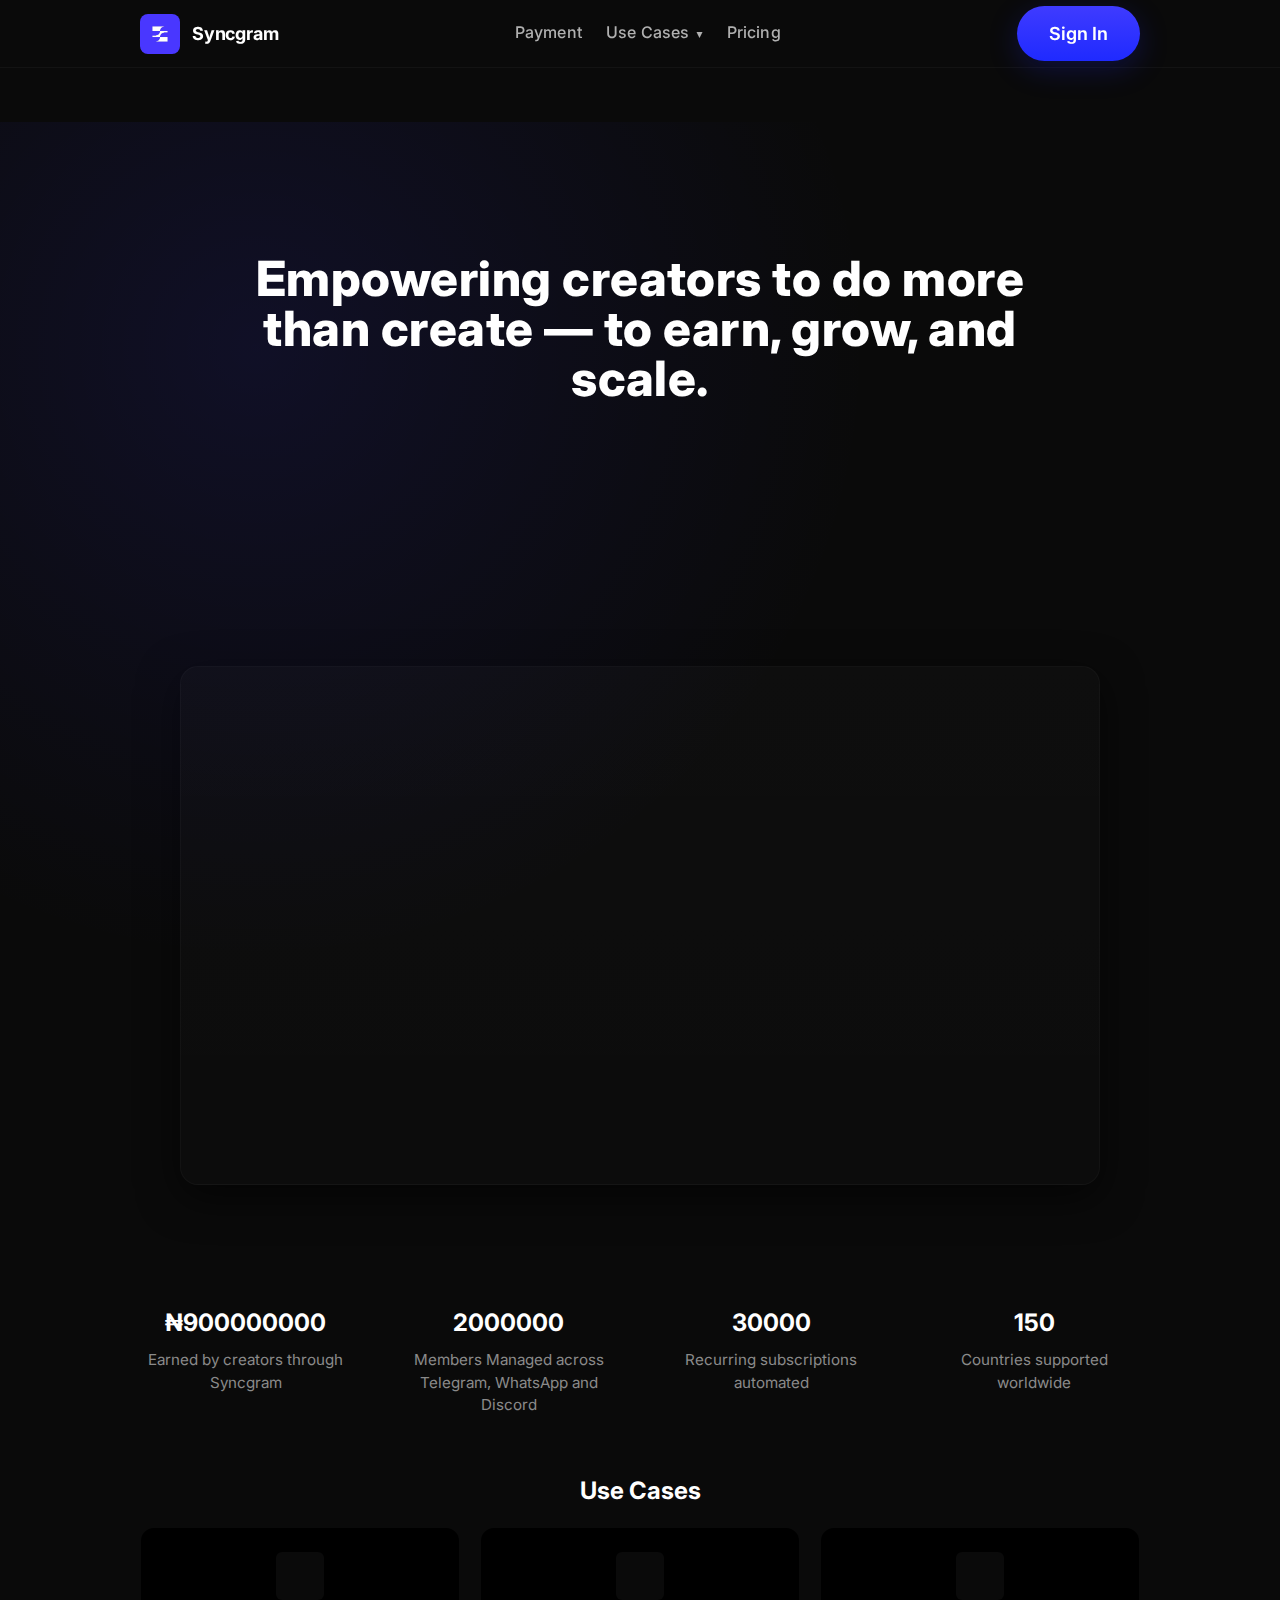
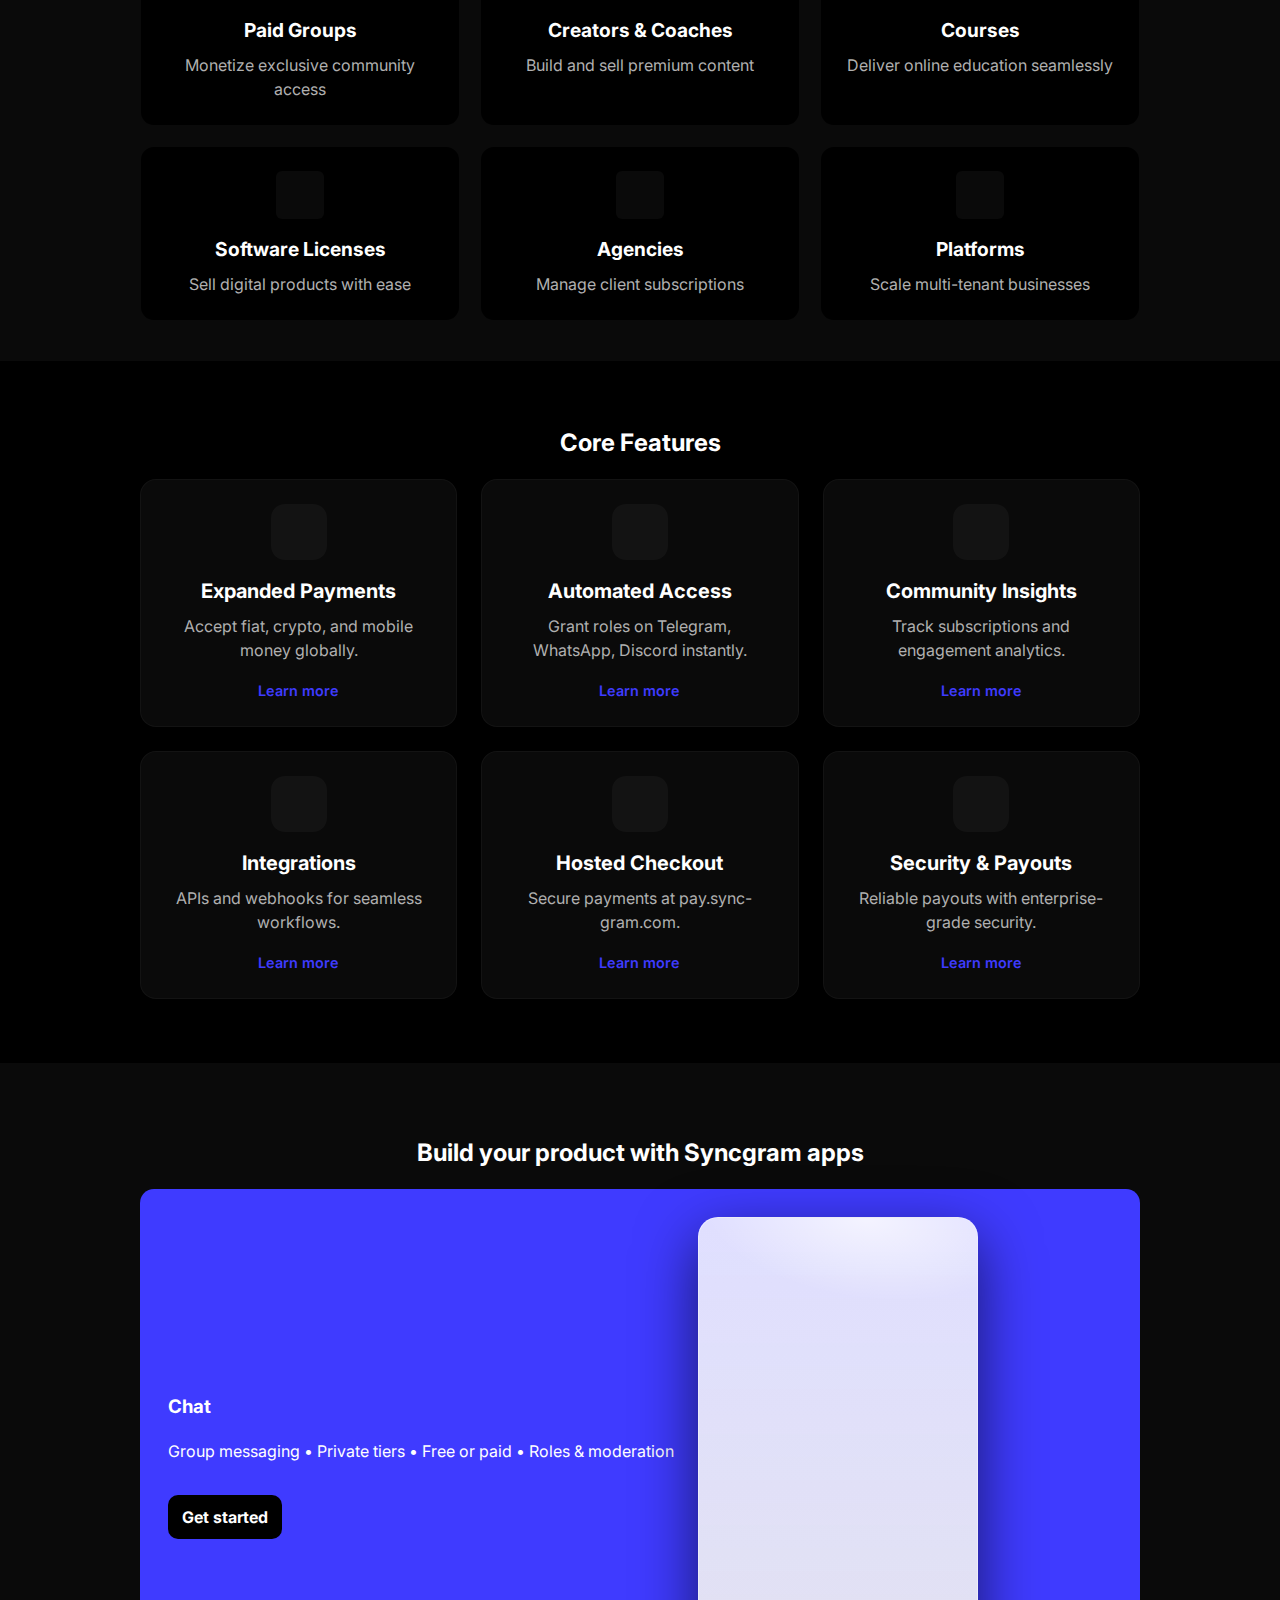
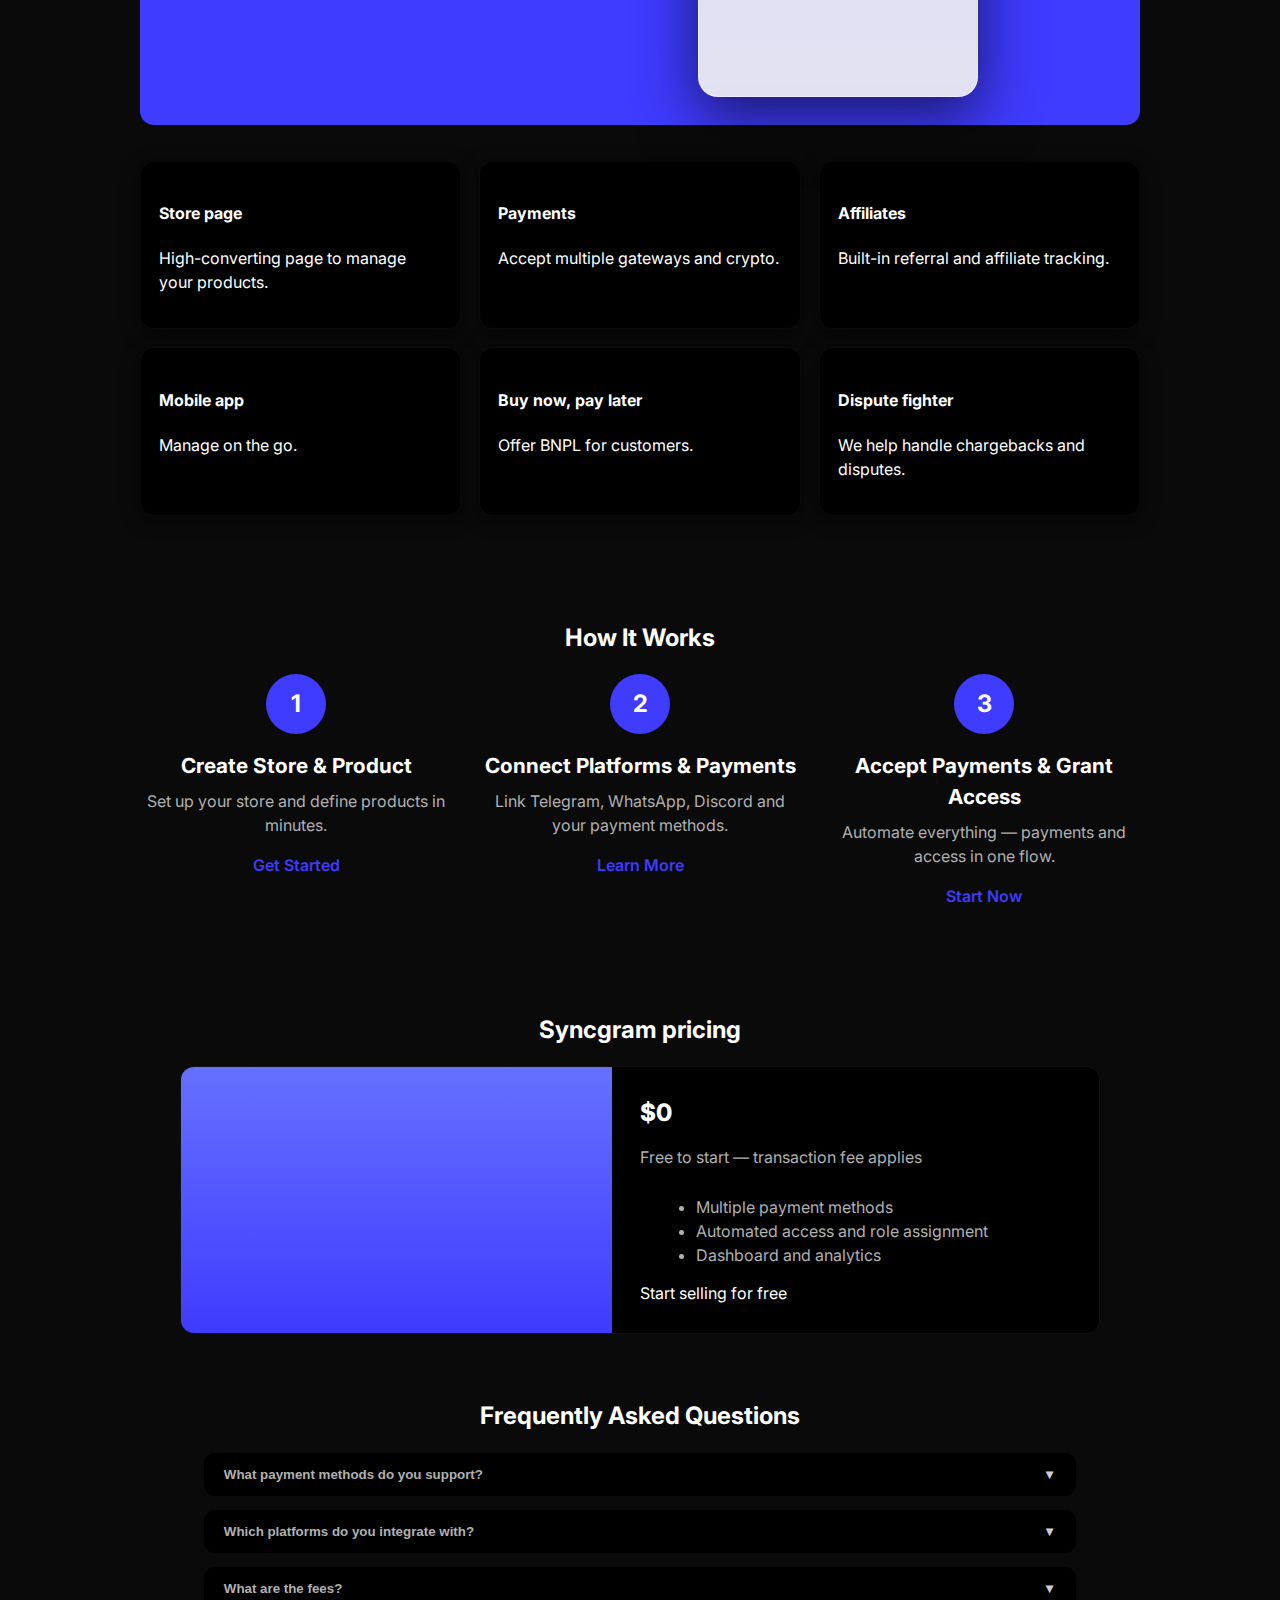
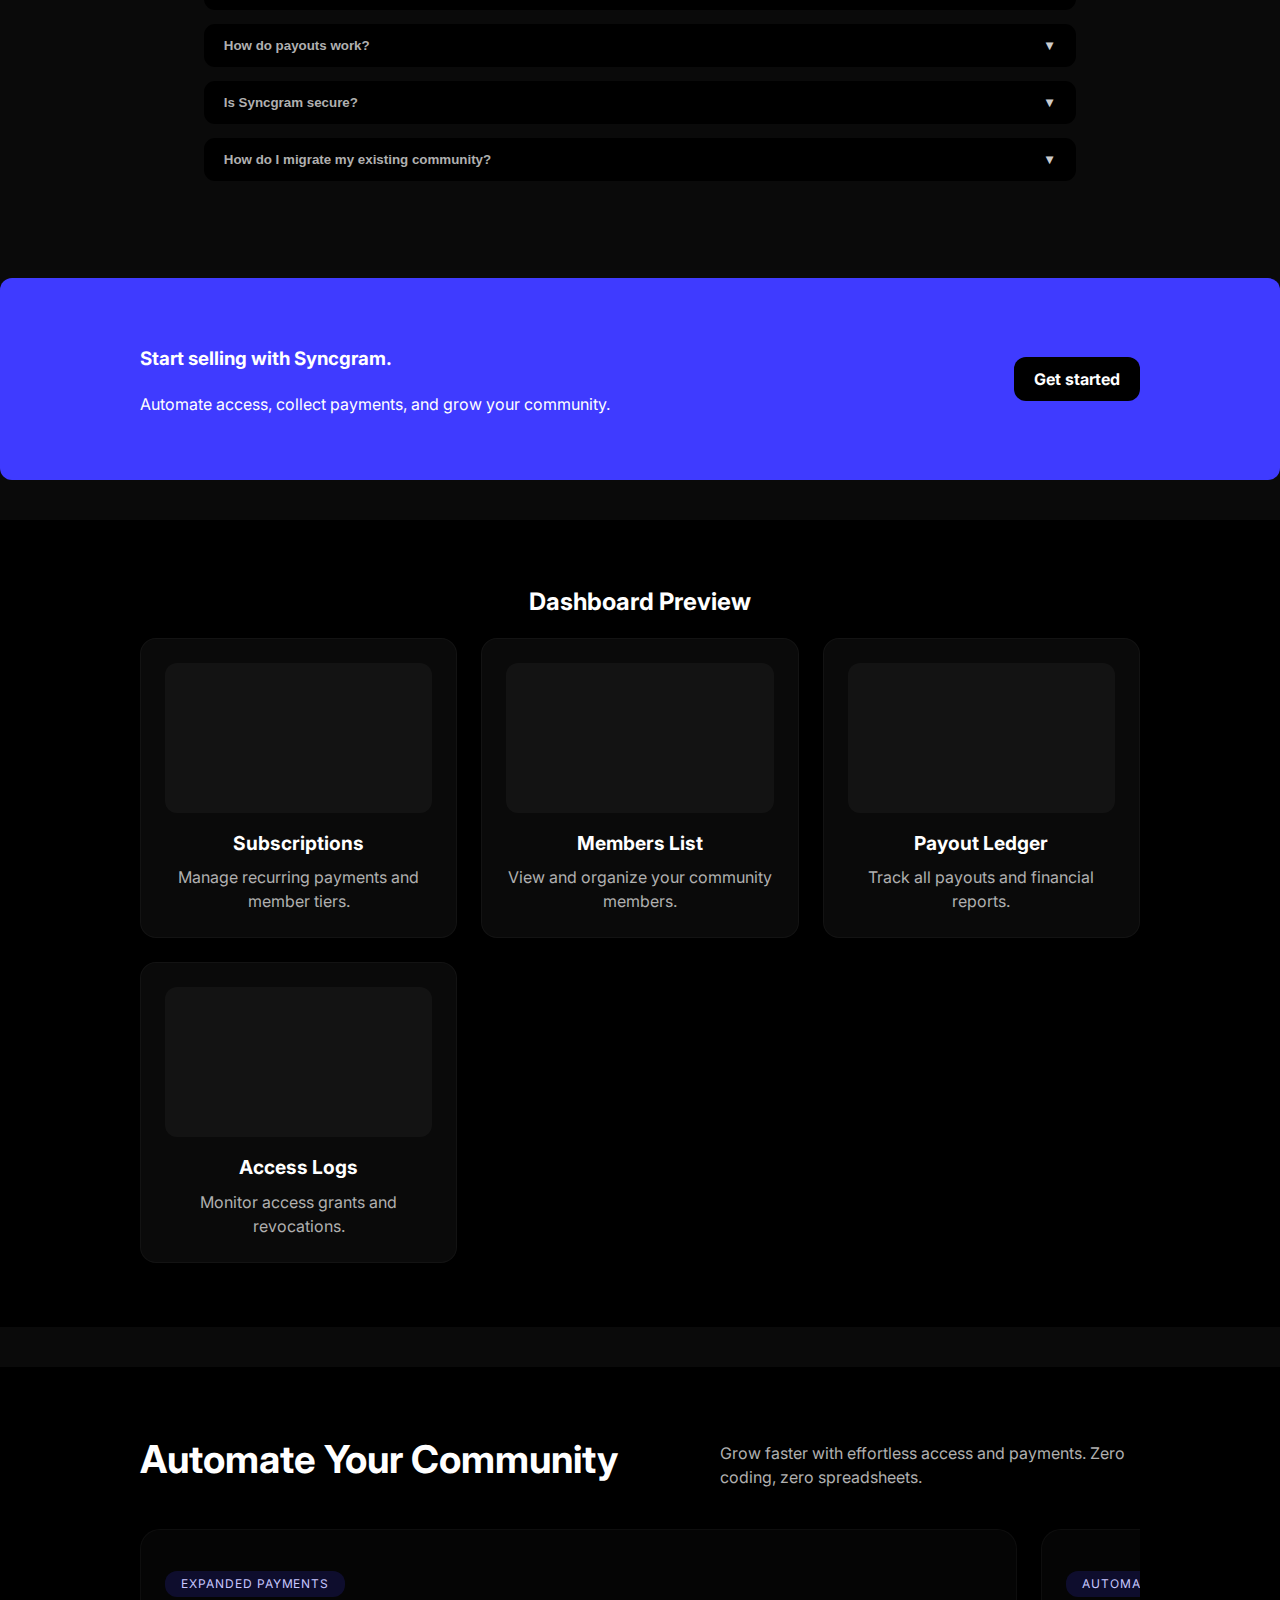
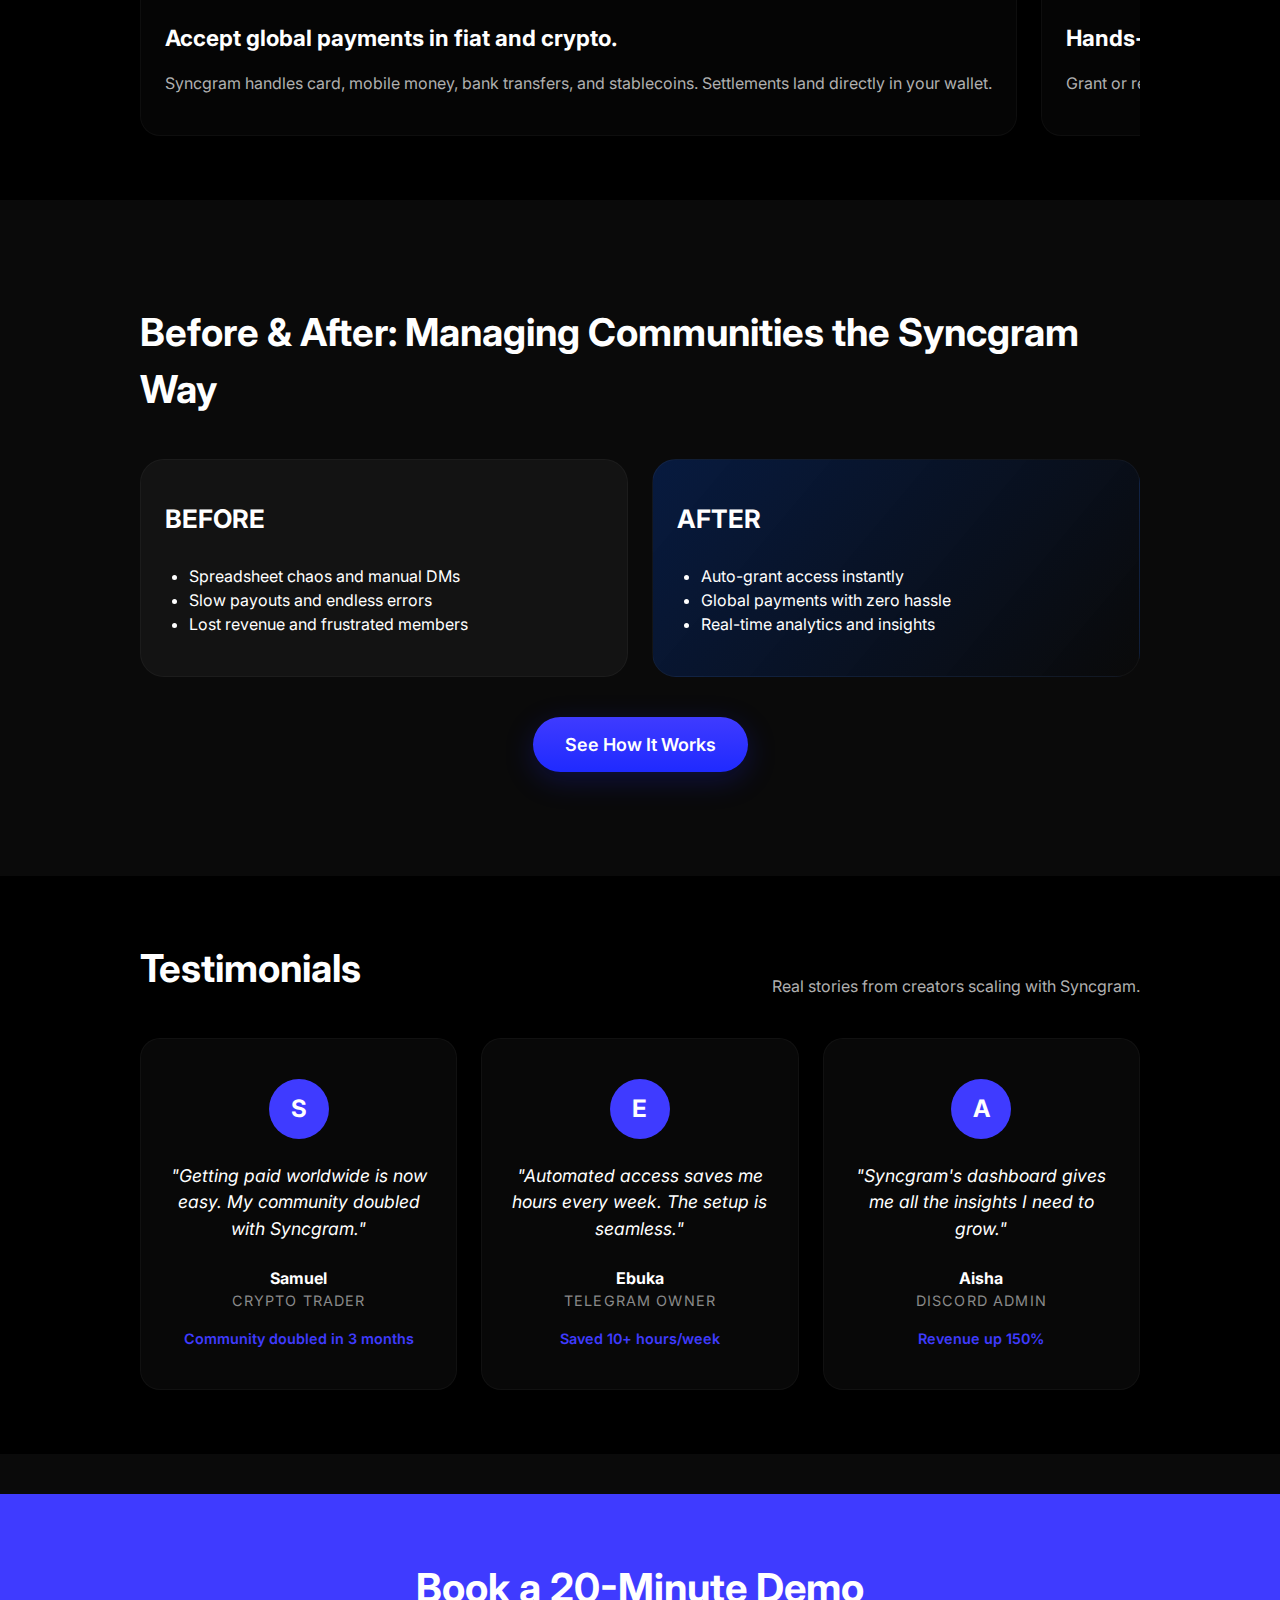
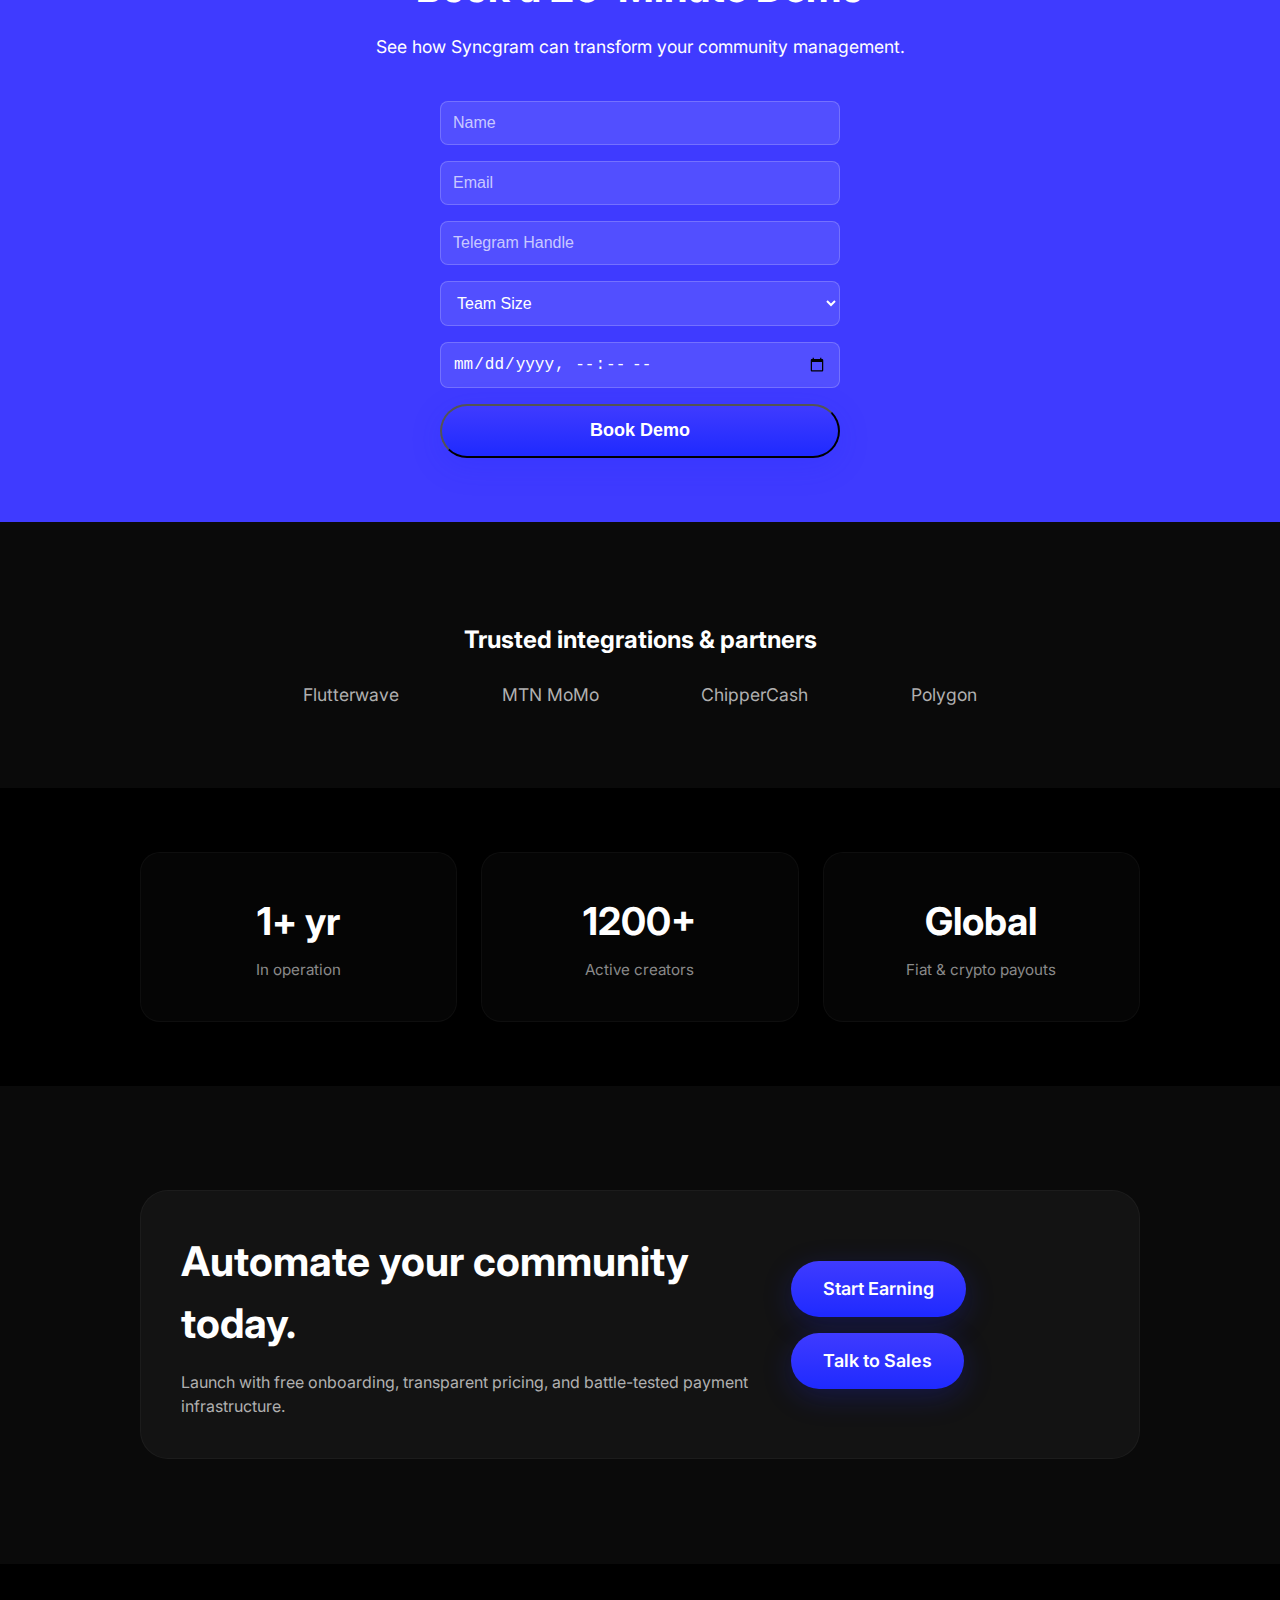
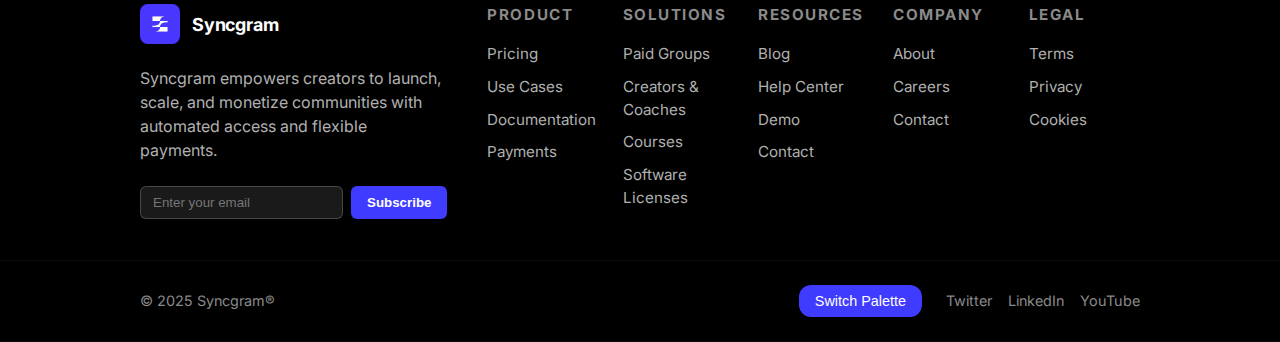
<file: index.html>
<!DOCTYPE html>
<html lang="en">
  <head>
    <meta charset="UTF-8" />
    <meta name="viewport" content="width=device-width, initial-scale=1.0" />
    <meta
      name="description"
      content="Syncgram empowers African creators with automated community access, global payments, and a unified dashboard."
    />
    <title>Syncgram® — Empowering African Creators</title>
    <link rel="preconnect" href="https://fonts.googleapis.com" />
    <link rel="preconnect" href="https://fonts.gstatic.com" crossorigin />
    <link
      href="https://fonts.googleapis.com/css2?family=Inter:wght@400;500;600;700;800&display=swap"
      rel="stylesheet"
    />
    <link href="https://fonts.cdnfonts.com/css/coolvetica" rel="stylesheet" />
    <link rel="stylesheet" href="styles.css" />
  </head>
  <body>
    <header class="site-header">
      <div class="container header-grid">
        <a class="brand" href="#top" aria-label="Home">
          <span class="brand-icon" aria-hidden="true">
            <img src="logo.png" alt="Syncgram Logo" style="width: 100%; height: 100%; object-fit: contain;">
          </span>
          <span class="brand-name">Syncgram</span>
        </a>
        <nav class="nav header-center" aria-label="Main navigation">
          <a class="nav-link" href="pay.html">Payment</a>
          <a class="nav-link" href="use-cases/index.html">
            Use Cases <span class="nav-arrow" aria-hidden="true">▾</span>
          </a>
          <a class="nav-link" href="pricing.html">Pricing</a>
        </nav>
        <div class="nav-actions header-right">
          <a class="cta" href="#login">Sign In</a>
        </div>
        <button
          class="nav-toggle"
          type="button"
          aria-expanded="false"
          aria-controls="mobile-menu"
          aria-label="Toggle navigation"
        >
          <span></span>
          <span></span>
          <span></span>
        </button>
      </div>
      <div class="nav-mobile" id="mobile-menu" hidden>
        <nav>
          <a href="blog.html">Blog</a>
          <a href="#login">Sign In</a>
          <a href="docs.html">Docs</a>
          <a class="cta" href="pay.html">Book a Demo</a>
        </nav>
      </div>
    </header>

    <main>
      <section class="pre-hero">
        <div class="container">
          <p class="pre-hero-text">Powering the next generation of digital communities</p>
        </div>
      </section>

      <section class="hero" id="start">
        <div class="container">
          <div class="hero-content">
            <h1 class="hero-title">
              Empowering creators to do more than create — to earn, grow, and scale.
            </h1>
            <p class="hero-lead">
              Creators create — Syncgram handles the rest. Payments, access, and automation, all in one place.
            </p>
            <div class="hero-cta">
              <a class="cta" href="pay.html" role="button">Start Earning</a>
              <p class="cta-note">No subscription required</p>
            </div>
          </div>
          <div class="video-card">
            <div class="video-frame">
              <iframe
                class="video-embed"
                src="https://www.youtube.com/embed/VIDEO_ID?rel=0&modestbranding=1&controls=1"
                title="Syncgram demo"
                frameborder="0"
                allow="accelerometer; autoplay; clipboard-write; encrypted-media; gyroscope; picture-in-picture; web-share"
                allowfullscreen
              ></iframe>
            </div>
          </div>
        </div>
      </section>

      <section class="statistics" aria-label="Platform statistics">
        <div class="container stats-row">
          <div class="stat">
            <div class="stat-figure">₦900000000</div>
            <div class="stat-label">Earned by creators through Syncgram</div>
          </div>
          <div class="stat">
            <div class="stat-figure">2000000</div>
            <div class="stat-label">Members Managed across Telegram, WhatsApp and Discord</div>
          </div>
          <div class="stat">
            <div class="stat-figure">30000</div>
            <div class="stat-label">Recurring subscriptions automated</div>
          </div>
          <div class="stat">
            <div class="stat-figure">150</div>
            <div class="stat-label">Countries supported worldwide</div>
          </div>
        </div>
      </section>

      <section class="use-cases" aria-labelledby="use-cases-heading">
        <div class="container">
          <h2 id="use-cases-heading" class="section-title">Use Cases</h2>
          <div class="use-cases-grid">
            <a href="use-cases/paid-group/" class="use-case-tile">
              <div class="icon"></div>
              <h3>Paid Groups</h3>
              <p>Monetize exclusive community access</p>
            </a>
            <a href="use-cases/creators/" class="use-case-tile">
              <div class="icon"></div>
              <h3>Creators & Coaches</h3>
              <p>Build and sell premium content</p>
            </a>
            <a href="use-cases/courses/" class="use-case-tile">
              <div class="icon"></div>
              <h3>Courses</h3>
              <p>Deliver online education seamlessly</p>
            </a>
            <a href="use-cases/software/" class="use-case-tile">
              <div class="icon"></div>
              <h3>Software Licenses</h3>
              <p>Sell digital products with ease</p>
            </a>
            <a href="use-cases/agency/" class="use-case-tile">
              <div class="icon"></div>
              <h3>Agencies</h3>
              <p>Manage client subscriptions</p>
            </a>
            <a href="use-cases/platform/" class="use-case-tile">
              <div class="icon"></div>
              <h3>Platforms</h3>
              <p>Scale multi-tenant businesses</p>
            </a>
          </div>
        </div>
      </section>

      <section class="core-features" aria-labelledby="features-heading">
        <div class="container">
          <h2 id="features-heading" class="section-title">Core Features</h2>
          <div class="features-grid">
            <div class="feature-tile">
              <div class="feature-icon"></div>
              <h3>Expanded Payments</h3>
              <p>Accept fiat, crypto, and mobile money globally.</p>
              <a href="docs.html" class="feature-cta">Learn more</a>
            </div>
            <div class="feature-tile">
              <div class="feature-icon"></div>
              <h3>Automated Access</h3>
              <p>Grant roles on Telegram, WhatsApp, Discord instantly.</p>
              <a href="docs.html" class="feature-cta">Learn more</a>
            </div>
            <div class="feature-tile">
              <div class="feature-icon"></div>
              <h3>Community Insights</h3>
              <p>Track subscriptions and engagement analytics.</p>
              <a href="docs.html" class="feature-cta">Learn more</a>
            </div>
            <div class="feature-tile">
              <div class="feature-icon"></div>
              <h3>Integrations</h3>
              <p>APIs and webhooks for seamless workflows.</p>
              <a href="docs.html" class="feature-cta">Learn more</a>
            </div>
            <div class="feature-tile">
              <div class="feature-icon"></div>
              <h3>Hosted Checkout</h3>
              <p>Secure payments at pay.sync-gram.com.</p>
              <a href="pay.html" class="feature-cta">Learn more</a>
            </div>
            <div class="feature-tile">
              <div class="feature-icon"></div>
              <h3>Security & Payouts</h3>
              <p>Reliable payouts with enterprise-grade security.</p>
              <a href="docs.html" class="feature-cta">Learn more</a>
            </div>
          </div>
        </div>
      </section>

      <section class="apps-section" aria-labelledby="apps-heading">
        <div class="container">
          <h2 id="apps-heading" class="section-title">Build your product with Syncgram apps</h2>
          <div class="feature-blue">
            <div class="feature-copy">
              <h3>Chat</h3>
              <p>Group messaging • Private tiers • Free or paid • Roles & moderation</p>
              <a class="btn feature-btn" href="use-cases/index.html">Get started</a>
            </div>
            <div class="mockphone" aria-hidden="true"></div>
          </div>

          <div class="tools-grid">
            <div class="tool-card">
              <h4>Store page</h4>
              <p>High-converting page to manage your products.</p>
            </div>
            <div class="tool-card">
              <h4>Payments</h4>
              <p>Accept multiple gateways and crypto.</p>
            </div>
            <div class="tool-card">
              <h4>Affiliates</h4>
              <p>Built-in referral and affiliate tracking.</p>
            </div>
            <div class="tool-card">
              <h4>Mobile app</h4>
              <p>Manage on the go.</p>
            </div>
            <div class="tool-card">
              <h4>Buy now, pay later</h4>
              <p>Offer BNPL for customers.</p>
            </div>
            <div class="tool-card">
              <h4>Dispute fighter</h4>
              <p>We help handle chargebacks and disputes.</p>
            </div>
          </div>
        </div>
      </section>

      <section class="how-it-works" id="how-it-works" aria-labelledby="how-heading">
        <div class="container">
          <h2 id="how-heading" class="section-title">How It Works</h2>
          <div class="steps-grid">
            <div class="step">
              <div class="step-icon">1</div>
              <h3>Create Store & Product</h3>
              <p>Set up your store and define products in minutes.</p>
              <a href="docs.html" class="step-cta">Get Started</a>
            </div>
            <div class="step">
              <div class="step-icon">2</div>
              <h3>Connect Platforms & Payments</h3>
              <p>Link Telegram, WhatsApp, Discord and your payment methods.</p>
              <a href="docs.html" class="step-cta">Learn More</a>
            </div>
            <div class="step">
              <div class="step-icon">3</div>
              <h3>Accept Payments & Grant Access</h3>
              <p>Automate everything — payments and access in one flow.</p>
              <a href="pay.html" class="step-cta">Start Now</a>
            </div>
          </div>
        </div>
      </section>

      <section class="pricing" aria-labelledby="pricing-heading">
        <div class="container">
          <h2 id="pricing-heading" class="section-title">Syncgram pricing</h2>
          <div class="pricing-card">
            <div class="pricing-left" aria-hidden="true"></div>
            <div class="pricing-right">
              <div class="pricing-price">$0</div>
              <div class="pricing-sub">Free to start — transaction fee applies</div>
              <ul class="pricing-features">
                <li>Multiple payment methods</li>
                <li>Automated access and role assignment</li>
                <li>Dashboard and analytics</li>
              </ul>
              <a class="btn btn-primary" href="pay.html">Start selling for free</a>
            </div>
          </div>
        </div>
      </section>

      <section class="faq" aria-labelledby="faq-heading">
        <div class="container">
          <h2 id="faq-heading" class="section-title">Frequently Asked Questions</h2>
          <div class="accordion" role="tablist" aria-multiselectable="false">
            <div class="accordion-item">
              <button id="faq-q1" class="accordion-trigger" aria-expanded="false" aria-controls="faq-1">What payment methods do you support? <span class="dropdown-icon">▼</span></button>
              <div id="faq-1" class="accordion-content" role="region" aria-labelledby="faq-q1" hidden>
                <p>We support cards, bank transfers, mobile money, and popular crypto rails depending on your region.</p>
              </div>
            </div>
            <div class="accordion-item">
              <button id="faq-q2" class="accordion-trigger" aria-expanded="false" aria-controls="faq-2">Which platforms do you integrate with? <span class="dropdown-icon">▼</span></button>
              <div id="faq-2" class="accordion-content" role="region" aria-labelledby="faq-q2" hidden>
                <p>Telegram, WhatsApp, and Discord for automated access management.</p>
              </div>
            </div>
            <div class="accordion-item">
              <button id="faq-q3" class="accordion-trigger" aria-expanded="false" aria-controls="faq-3">What are the fees? <span class="dropdown-icon">▼</span></button>
              <div id="faq-3" class="accordion-content" role="region" aria-labelledby="faq-q3" hidden>
                <p>Free to start; transaction fees apply per successful payment. No monthly fees.</p>
              </div>
            </div>
            <div class="accordion-item">
              <button id="faq-q4" class="accordion-trigger" aria-expanded="false" aria-controls="faq-4">How do payouts work? <span class="dropdown-icon">▼</span></button>
              <div id="faq-4" class="accordion-content" role="region" aria-labelledby="faq-q4" hidden>
                <p>Payouts are processed directly to your connected accounts with fast settlement times.</p>
              </div>
            </div>
            <div class="accordion-item">
              <button id="faq-q5" class="accordion-trigger" aria-expanded="false" aria-controls="faq-5">Is Syncgram secure? <span class="dropdown-icon">▼</span></button>
              <div id="faq-5" class="accordion-content" role="region" aria-labelledby="faq-q5" hidden>
                <p>Yes, we use enterprise-grade security with encryption and compliance standards.</p>
              </div>
            </div>
            <div class="accordion-item">
              <button id="faq-q6" class="accordion-trigger" aria-expanded="false" aria-controls="faq-6">How do I migrate my existing community? <span class="dropdown-icon">▼</span></button>
              <div id="faq-6" class="accordion-content" role="region" aria-labelledby="faq-q6" hidden>
                <p>Our support team helps with seamless migration. Contact us for assistance.</p>
              </div>
            </div>
          </div>
        </div>
      </section>

      <section class="final-cta" aria-label="Final call to action">
        <div class="container final-cta-row">
          <div class="final-cta-copy">
            <h3>Start selling with Syncgram.</h3>
            <p>Automate access, collect payments, and grow your community.</p>
          </div>
          <div class="final-cta-actions">
            <a class="cta-btn" href="pay.html">Get started</a>
          </div>
        </div>
      </section>

      <section class="dashboard-preview" aria-labelledby="dashboard-heading">
        <div class="container">
          <h2 id="dashboard-heading" class="section-title">Dashboard Preview</h2>
          <div class="dashboard-carousel">
            <div class="dashboard-card">
              <div class="dashboard-image"></div>
              <h3>Subscriptions</h3>
              <p>Manage recurring payments and member tiers.</p>
            </div>
            <div class="dashboard-card">
              <div class="dashboard-image"></div>
              <h3>Members List</h3>
              <p>View and organize your community members.</p>
            </div>
            <div class="dashboard-card">
              <div class="dashboard-image"></div>
              <h3>Payout Ledger</h3>
              <p>Track all payouts and financial reports.</p>
            </div>
            <div class="dashboard-card">
              <div class="dashboard-image"></div>
              <h3>Access Logs</h3>
              <p>Monitor access grants and revocations.</p>
            </div>
          </div>
        </div>
      </section>

      <section class="feature-grid" id="use-cases">
        <div class="container">
          <div class="section-header">
            <h2>Automate Your Community</h2>
            <p>
              Grow faster with effortless access and payments. Zero coding,
              zero spreadsheets.
            </p>
          </div>
          <div class="grid">
            <article class="feature-card">
              <span class="feature-tag">Expanded payments</span>
              <h3>Accept global payments in fiat and crypto.</h3>
              <p>
                Syncgram handles card, mobile money, bank transfers, and
                stablecoins. Settlements land directly in your wallet.
              </p>
            </article>
            <article class="feature-card">
              <span class="feature-tag">Automated access</span>
              <h3>Hands-free membership syncing.</h3>
              <p>
                Grant or revoke access on Telegram, WhatsApp, Discord, and the
                web instantly with intelligent automation.
              </p>
            </article>
            <article class="feature-card">
              <span class="feature-tag">Unified dashboard</span>
              <h3>Track revenue, churn, and member health.</h3>
              <p>
                One command center for subscriptions, payouts, and member
                insights—with alerts when something needs attention.
              </p>
            </article>
          </div>
        </div>
      </section>

      <section class="problem-solution">
        <div class="container">
          <div class="section-header">
            <h2>Before & After: Managing Communities the Syncgram Way</h2>
          </div>
          <div class="split">
            <div class="card card--muted">
              <h3>BEFORE</h3>
              <ul>
                <li>Spreadsheet chaos and manual DMs</li>
                <li>Slow payouts and endless errors</li>
                <li>Lost revenue and frustrated members</li>
              </ul>
            </div>
            <div class="card card--highlight">
              <h3>AFTER</h3>
              <ul>
                <li>Auto-grant access instantly</li>
                <li>Global payments with zero hassle</li>
                <li>Real-time analytics and insights</li>
              </ul>
            </div>
          </div>
          <div class="cta-section">
            <a class="cta" href="#how-it-works">See How It Works</a>
          </div>
        </div>
      </section>

      <section class="testimonials" id="resources">
        <div class="container">
          <div class="section-header">
            <h2>Testimonials</h2>
            <p>Real stories from creators scaling with Syncgram.</p>
          </div>
          <div class="testimonials-grid">
            <div class="testimonial-card">
              <div class="testimonial-avatar">S</div>
              <p class="testimonial-quote">
                "Getting paid worldwide is now easy. My community doubled with Syncgram."
              </p>
              <div class="testimonial-info">
                <span class="testimonial-name">Samuel</span>
                <span class="testimonial-role">Crypto Trader</span>
              </div>
              <div class="testimonial-metric">Community doubled in 3 months</div>
            </div>
            <div class="testimonial-card">
              <div class="testimonial-avatar">E</div>
              <p class="testimonial-quote">
                "Automated access saves me hours every week. The setup is seamless."
              </p>
              <div class="testimonial-info">
                <span class="testimonial-name">Ebuka</span>
                <span class="testimonial-role">Telegram Owner</span>
              </div>
              <div class="testimonial-metric">Saved 10+ hours/week</div>
            </div>
            <div class="testimonial-card">
              <div class="testimonial-avatar">A</div>
              <p class="testimonial-quote">
                "Syncgram's dashboard gives me all the insights I need to grow."
              </p>
              <div class="testimonial-info">
                <span class="testimonial-name">Aisha</span>
                <span class="testimonial-role">Discord Admin</span>
              </div>
              <div class="testimonial-metric">Revenue up 150%</div>
            </div>
          </div>
        </div>
      </section>

      <section class="demo-booking">
        <div class="container">
          <div class="demo-content">
            <h2>Book a 20-Minute Demo</h2>
            <p>See how Syncgram can transform your community management.</p>
            <form class="demo-form">
              <input type="text" placeholder="Name" required>
              <input type="email" placeholder="Email" required>
              <input type="text" placeholder="Telegram Handle" required>
              <select required>
                <option value="">Team Size</option>
                <option value="1-5">1-5</option>
                <option value="6-20">6-20</option>
                <option value="21+">21+</option>
              </select>
              <input type="datetime-local" required>
              <button type="submit" class="cta">Book Demo</button>
            </form>
          </div>
        </div>
      </section>

      <section class="partners">
        <div class="container">
          <h2>Trusted integrations & partners</h2>
          <div class="partner-row">
            <span>Flutterwave</span>
            <span>MTN MoMo</span>
            <span>ChipperCash</span>
            <span>Polygon</span>
          </div>
        </div>
      </section>

      <section class="stats" id="pricing">
        <div class="container">
          <div class="stat-card">
            <span class="stat-value">1+ yr</span>
            <span class="stat-label">In operation</span>
          </div>
          <div class="stat-card">
            <span class="stat-value">1200+</span>
            <span class="stat-label">Active creators</span>
          </div>
          <div class="stat-card">
            <span class="stat-value">Global</span>
            <span class="stat-label">Fiat & crypto payouts</span>
          </div>
        </div>
      </section>

      <section class="cta-banner" id="docs">
        <div class="container">
          <div class="cta-content">
            <h2>Automate your community today.</h2>
            <p>
              Launch with free onboarding, transparent pricing, and battle-tested
              payment infrastructure.
            </p>
          </div>
          <div class="cta-actions">
            <a class="cta" href="#start">Start Earning</a>
            <a class="cta cta--ghost" href="#demo">Talk to Sales</a>
          </div>
        </div>
      </section>
    </main>

    <footer class="site-footer" id="login">
      <div class="container footer-grid">
        <div class="footer-brand">
          <div class="brand">
            <span class="brand-icon" aria-hidden="true">
              <img src="logo.png" alt="Syncgram Logo" style="width: 100%; height: 100%; object-fit: contain;">
            </span>
            <span class="brand-name">Syncgram</span>
          </div>
          <p>
            Syncgram empowers creators to launch, scale, and monetize communities
            with automated access and flexible payments.
          </p>
          <form class="newsletter">
            <input type="email" placeholder="Enter your email" required>
            <button type="submit">Subscribe</button>
          </form>
        </div>
        <div class="footer-links">
          <div>
            <h4>Product</h4>
            <a href="pricing.html">Pricing</a>
            <a href="use-cases/index.html">Use Cases</a>
            <a href="docs.html">Documentation</a>
            <a href="pay.html">Payments</a>
          </div>
          <div>
            <h4>Solutions</h4>
            <a href="use-cases/paid-group/">Paid Groups</a>
            <a href="use-cases/creators/">Creators & Coaches</a>
            <a href="use-cases/courses/">Courses</a>
            <a href="use-cases/software/">Software Licenses</a>
          </div>
          <div>
            <h4>Resources</h4>
            <a href="blog.html">Blog</a>
            <a href="docs.html">Help Center</a>
            <a href="#demo">Demo</a>
            <a href="#contact">Contact</a>
          </div>
          <div>
            <h4>Company</h4>
            <a href="#about">About</a>
            <a href="#careers">Careers</a>
            <a href="#contact">Contact</a>
          </div>
          <div>
            <h4>Legal</h4>
            <a href="legal/terms.html">Terms</a>
            <a href="legal/privacy.html">Privacy</a>
            <a href="#cookies">Cookies</a>
          </div>
        </div>
      </div>
      <div class="footer-base">
        <div class="container footer-base-content">
          <span>© 2025 Syncgram®</span>
          <div class="footer-controls">
            <button id="theme-toggle" class="theme-toggle">Switch Palette</button>
            <div class="footer-social">
              <a href="#twitter" aria-label="Syncgram on Twitter">Twitter</a>
              <a href="#linkedin" aria-label="Syncgram on LinkedIn">LinkedIn</a>
              <a href="#youtube" aria-label="Syncgram on YouTube">YouTube</a>
            </div>
          </div>
        </div>
      </div>
    </footer>

    <script src="script.js"></script>
  </body>
</html>
</file>
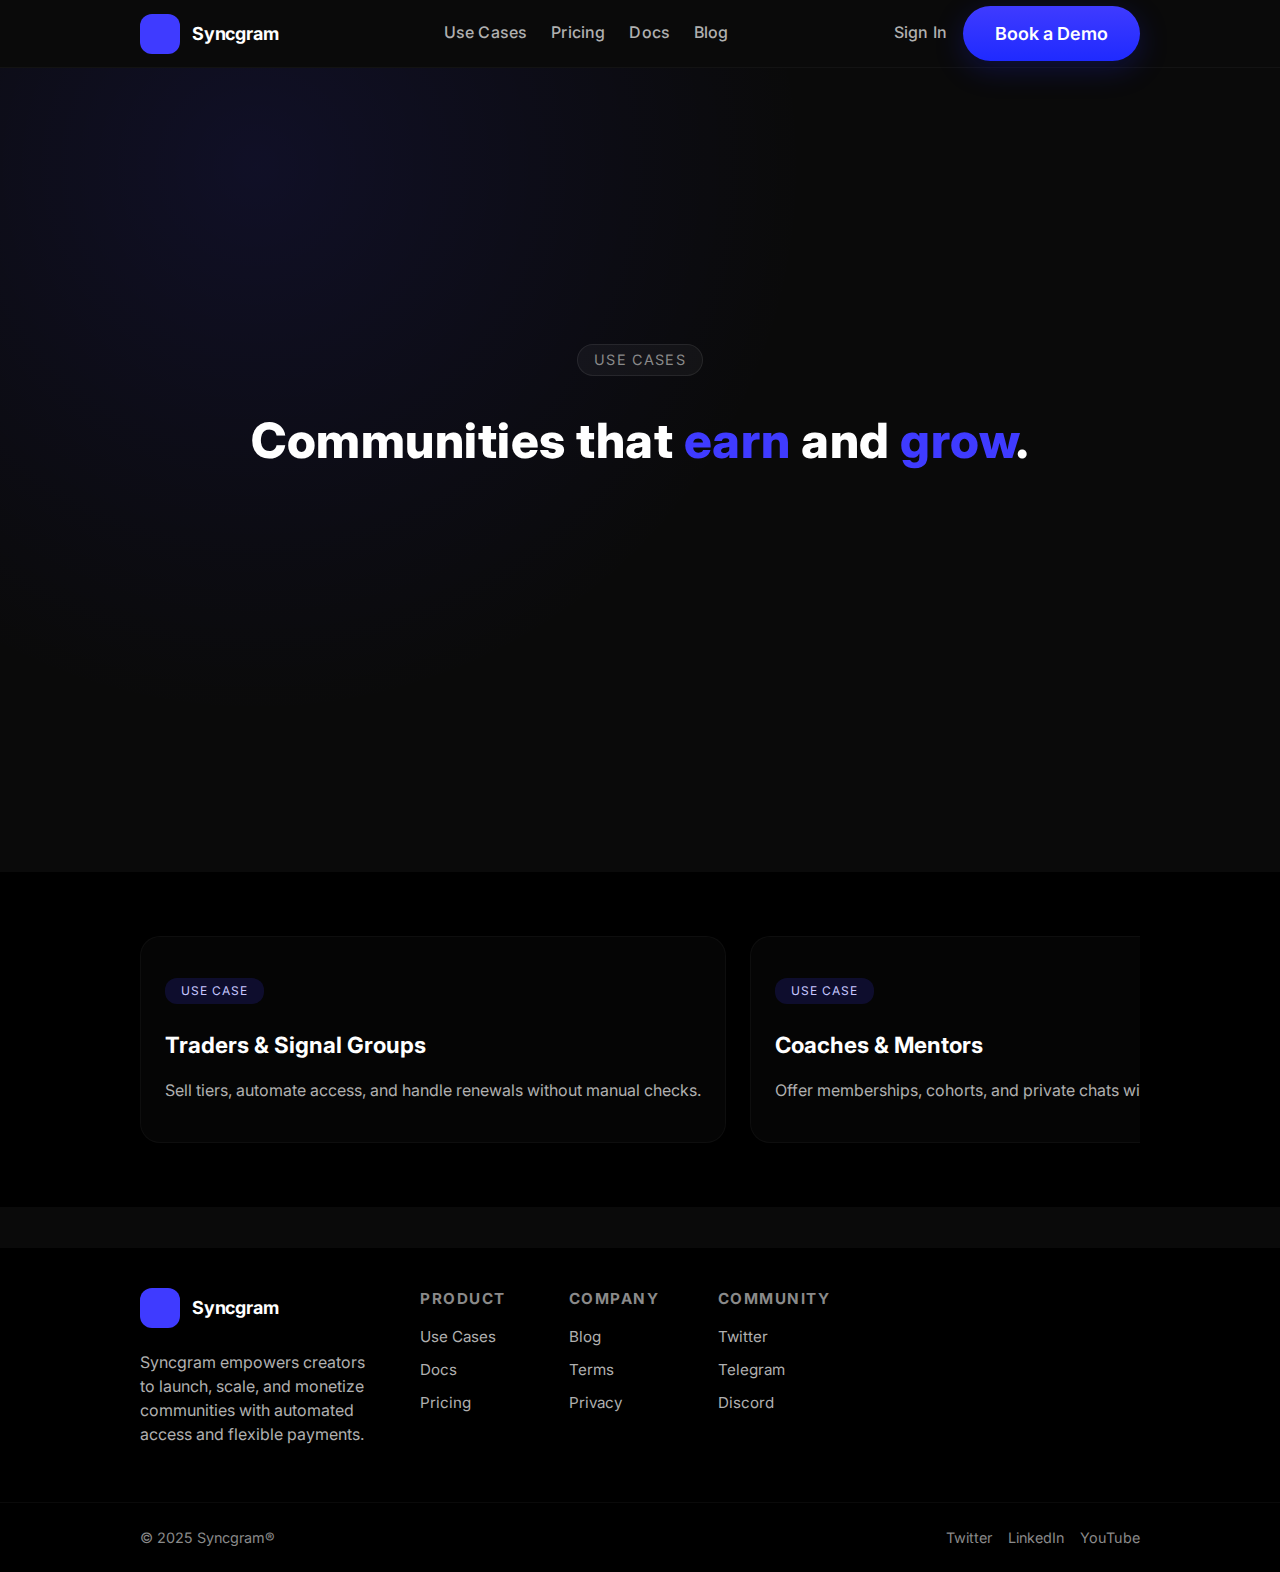
<file: use-cases/index.html>
<!DOCTYPE html>
<html lang="en">
  <head>
    <meta charset="UTF-8" />
    <meta name="viewport" content="width=device-width, initial-scale=1.0" />
    <title>Use Cases — Syncgram</title>
    <link rel="preconnect" href="https://fonts.googleapis.com" />
    <link rel="preconnect" href="https://fonts.gstatic.com" crossorigin />
    <link href="https://fonts.googleapis.com/css2?family=Inter:wght@400;500;600;700;800&display=swap" rel="stylesheet" />
    <link rel="stylesheet" href="../styles.css" />
  </head>
  <body>
    <header class="site-header">
      <div class="container header-grid">
        <a class="brand" href="../index.html" aria-label="Home">
          <span class="brand-icon" aria-hidden="true"></span>
          <span class="brand-name">Syncgram</span>
        </a>
        <nav class="nav header-center" aria-label="Main navigation">
          <a class="nav-link" href="../use-cases/index.html">Use Cases</a>
          <a class="nav-link" href="../pricing.html">Pricing</a>
          <a class="nav-link" href="../docs.html">Docs</a>
          <a class="nav-link" href="../blog.html">Blog</a>
        </nav>
        <div class="nav-actions header-right">
          <a class="nav-link nav-link--ghost" href="#">Sign In</a>
          <a class="cta" href="../pay.html">Book a Demo</a>
        </div>
        <button class="nav-toggle" type="button" aria-expanded="false" aria-controls="mobile-menu" aria-label="Toggle navigation">
          <span></span><span></span><span></span>
        </button>
      </div>
      <div class="nav-mobile" id="mobile-menu" hidden>
        <nav>
          <a href="../use-cases/index.html">Use Cases</a>
          <a href="../pricing.html">Pricing</a>
          <a href="../docs.html">Docs</a>
          <a href="../blog.html">Blog</a>
          <a class="cta" href="../pay.html">Book a Demo</a>
        </nav>
      </div>
    </header>
    <main>
      <section class="hero">
        <div class="container">
          <div class="hero-content">
            <div class="hero-badge">Use Cases</div>
            <h1 class="hero-title">Communities that <span class="accent">earn</span> and <span class="accent">grow</span>.</h1>
            <p class="hero-lead">From trading groups to courses and DAOs — Syncgram automates access, payments, and insights across your tools.</p>
          </div>
        </div>
      </section>
      <section class="feature-grid">
        <div class="container">
          <div class="grid">
            <a class="feature-card" href="./trading-groups.html">
              <span class="feature-tag">Use Case</span>
              <h3>Traders & Signal Groups</h3>
              <p>Sell tiers, automate access, and handle renewals without manual checks.</p>
            </a>
            <a class="feature-card" href="./coaches.html">
              <span class="feature-tag">Use Case</span>
              <h3>Coaches & Mentors</h3>
              <p>Offer memberships, cohorts, and private chats with one click access control.</p>
            </a>
            <a class="feature-card" href="./discord-communities.html">
              <span class="feature-tag">Use Case</span>
              <h3>Discord Communities</h3>
              <p>Automated roles, renewals, and insights for your growth.</p>
            </a>
          </div>
        </div>
      </section>
    </main>
    <footer class="site-footer">
      <div class="container footer-grid">
        <div class="footer-brand">
          <div class="brand">
            <span class="brand-icon" aria-hidden="true"></span>
            <span class="brand-name">Syncgram</span>
          </div>
          <p>Syncgram empowers creators to launch, scale, and monetize communities with automated access and flexible payments.</p>
        </div>
        <div class="footer-links">
          <div>
            <h4>Product</h4>
            <a href="../use-cases/index.html">Use Cases</a>
            <a href="../docs.html">Docs</a>
            <a href="../pricing.html">Pricing</a>
          </div>
          <div>
            <h4>Company</h4>
            <a href="../blog.html">Blog</a>
            <a href="../legal/terms.html">Terms</a>
            <a href="../legal/privacy.html">Privacy</a>
          </div>
          <div>
            <h4>Community</h4>
            <a href="#">Twitter</a>
            <a href="#">Telegram</a>
            <a href="#">Discord</a>
          </div>
        </div>
      </div>
      <div class="footer-base">
        <div class="container footer-base-content">
          <span>© 2025 Syncgram®</span>
          <div class="footer-social">
            <a href="#">Twitter</a>
            <a href="#">LinkedIn</a>
            <a href="#">YouTube</a>
          </div>
        </div>
      </div>
    </footer>
    <script>
      const navToggle = document.querySelector(".nav-toggle");
      const navMobile = document.querySelector(".nav-mobile");
      const setMenuState = (isOpen) => {
        navToggle.classList.toggle("is-open", isOpen);
        navMobile.classList.toggle("is-open", isOpen);
        navToggle.setAttribute("aria-expanded", String(isOpen));
        navMobile.hidden = !isOpen;
      };
      if (navToggle && navMobile) {
        navToggle.addEventListener("click", () => {
          const expanded = navToggle.getAttribute("aria-expanded") === "true";
          setMenuState(!expanded);
        });
        navMobile.querySelectorAll("a").forEach((link) => {
          link.addEventListener("click", () => setMenuState(false));
        });
      }
    </script>
  </body>
</html>
</file>
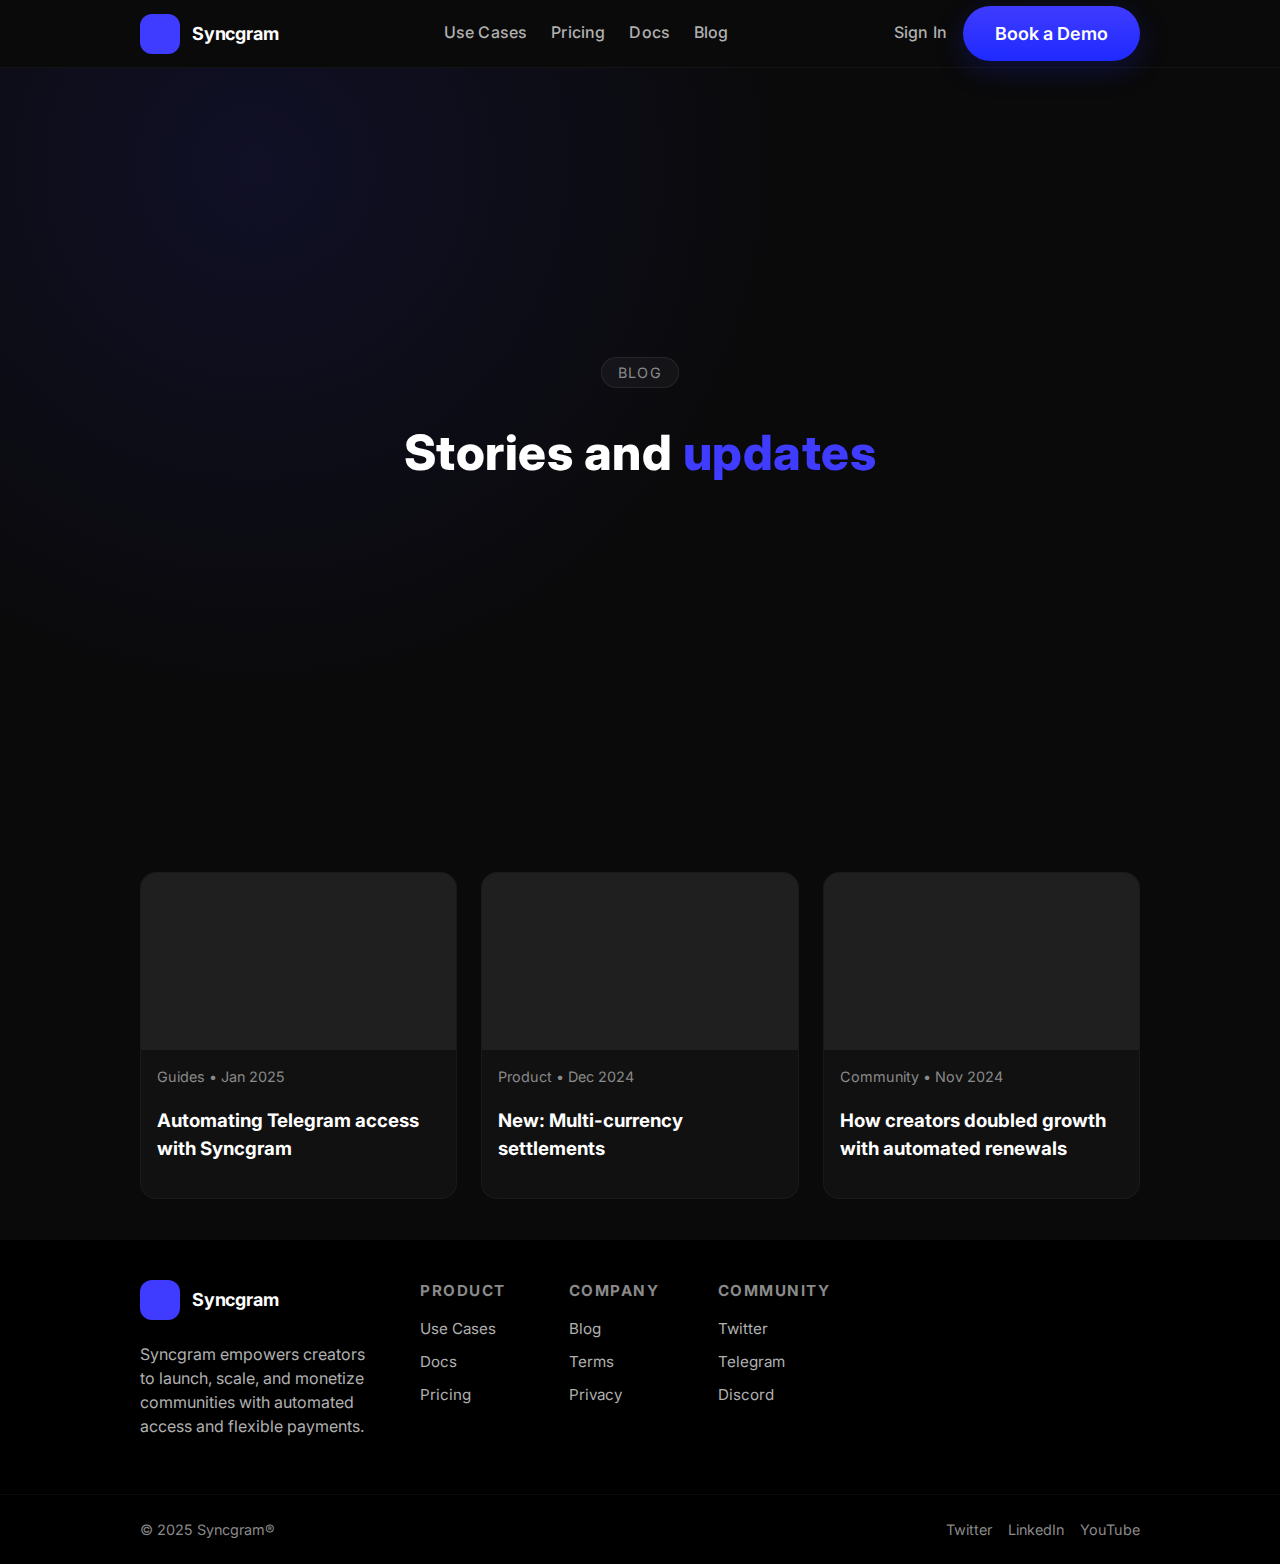
<file: blog.html>
<!DOCTYPE html>
<html lang="en">
  <head>
    <meta charset="UTF-8" />
    <meta name="viewport" content="width=device-width, initial-scale=1.0" />
    <title>Blog — Syncgram</title>
    <link rel="preconnect" href="https://fonts.googleapis.com" />
    <link rel="preconnect" href="https://fonts.gstatic.com" crossorigin />
    <link href="https://fonts.googleapis.com/css2?family=Inter:wght@400;500;600;700;800&display=swap" rel="stylesheet" />
    <link rel="stylesheet" href="styles.css" />
    <style>
      .blog-grid{display:grid;gap:24px;grid-template-columns:repeat(3,minmax(0,1fr))}
      .post{border:1px solid var(--nav-border);border-radius:16px;overflow:hidden;background:rgba(255,255,255,0.03)}
      .post-thumb{aspect-ratio:16/9;background:rgba(255,255,255,0.06)}
      .post-body{padding:16px}
      .post-meta{color:var(--muted-2);font-size:.9rem;margin-bottom:6px}
      @media (max-width:1024px){.blog-grid{grid-template-columns:1fr 1fr}}
      @media (max-width:640px){.blog-grid{grid-template-columns:1fr}}
    </style>
  </head>
  <body>
    <header class="site-header">
      <div class="container header-grid">
        <a class="brand" href="index.html" aria-label="Home">
          <span class="brand-icon" aria-hidden="true"></span>
          <span class="brand-name">Syncgram</span>
        </a>
        <nav class="nav header-center" aria-label="Main navigation">
          <a class="nav-link" href="use-cases/index.html">Use Cases</a>
          <a class="nav-link" href="pricing.html">Pricing</a>
          <a class="nav-link" href="docs.html">Docs</a>
          <a class="nav-link" href="blog.html">Blog</a>
        </nav>
        <div class="nav-actions header-right">
          <a class="nav-link nav-link--ghost" href="#">Sign In</a>
          <a class="cta" href="pay.html">Book a Demo</a>
        </div>
        <button class="nav-toggle" type="button" aria-expanded="false" aria-controls="mobile-menu" aria-label="Toggle navigation">
          <span></span><span></span><span></span>
        </button>
      </div>
      <div class="nav-mobile" id="mobile-menu" hidden>
        <nav>
          <a href="use-cases/index.html">Use Cases</a>
          <a href="pricing.html">Pricing</a>
          <a href="docs.html">Docs</a>
          <a href="blog.html">Blog</a>
          <a class="cta" href="pay.html">Book a Demo</a>
        </nav>
      </div>
    </header>
    <main>
      <section class="hero">
        <div class="container">
          <div class="hero-content">
            <div class="hero-badge">Blog</div>
            <h1 class="hero-title">Stories and <span class="accent">updates</span></h1>
            <p class="hero-lead">Product news, tutorials, and insights for creators and communities.</p>
          </div>
        </div>
      </section>
      <section>
        <div class="container blog-grid">
          <article class="post">
            <div class="post-thumb"></div>
            <div class="post-body">
              <div class="post-meta">Guides • Jan 2025</div>
              <h3>Automating Telegram access with Syncgram</h3>
            </div>
          </article>
          <article class="post">
            <div class="post-thumb"></div>
            <div class="post-body">
              <div class="post-meta">Product • Dec 2024</div>
              <h3>New: Multi-currency settlements</h3>
            </div>
          </article>
          <article class="post">
            <div class="post-thumb"></div>
            <div class="post-body">
              <div class="post-meta">Community • Nov 2024</div>
              <h3>How creators doubled growth with automated renewals</h3>
            </div>
          </article>
        </div>
      </section>
    </main>
    <footer class="site-footer">
      <div class="container footer-grid">
        <div class="footer-brand">
          <div class="brand">
            <span class="brand-icon" aria-hidden="true"></span>
            <span class="brand-name">Syncgram</span>
          </div>
          <p>Syncgram empowers creators to launch, scale, and monetize communities with automated access and flexible payments.</p>
        </div>
        <div class="footer-links">
          <div>
            <h4>Product</h4>
            <a href="use-cases/index.html">Use Cases</a>
            <a href="docs.html">Docs</a>
            <a href="pricing.html">Pricing</a>
          </div>
          <div>
            <h4>Company</h4>
            <a href="blog.html">Blog</a>
            <a href="legal/terms.html">Terms</a>
            <a href="legal/privacy.html">Privacy</a>
          </div>
          <div>
            <h4>Community</h4>
            <a href="#">Twitter</a>
            <a href="#">Telegram</a>
            <a href="#">Discord</a>
          </div>
        </div>
      </div>
      <div class="footer-base">
        <div class="container footer-base-content">
          <span>© 2025 Syncgram®</span>
          <div class="footer-social">
            <a href="#">Twitter</a>
            <a href="#">LinkedIn</a>
            <a href="#">YouTube</a>
          </div>
        </div>
      </div>
    </footer>
    <script>
      const navToggle = document.querySelector(".nav-toggle");
      const navMobile = document.querySelector(".nav-mobile");
      const setMenuState = (isOpen) => {
        navToggle.classList.toggle("is-open", isOpen);
        navMobile.classList.toggle("is-open", isOpen);
        navToggle.setAttribute("aria-expanded", String(isOpen));
        navMobile.hidden = !isOpen;
      };
      if (navToggle && navMobile) {
        navToggle.addEventListener("click", () => {
          const expanded = navToggle.getAttribute("aria-expanded") === "true";
          setMenuState(!expanded);
        });
        navMobile.querySelectorAll("a").forEach((link) => {
          link.addEventListener("click", () => setMenuState(false));
        });
      }
    </script>
  </body>
</html>
</file>
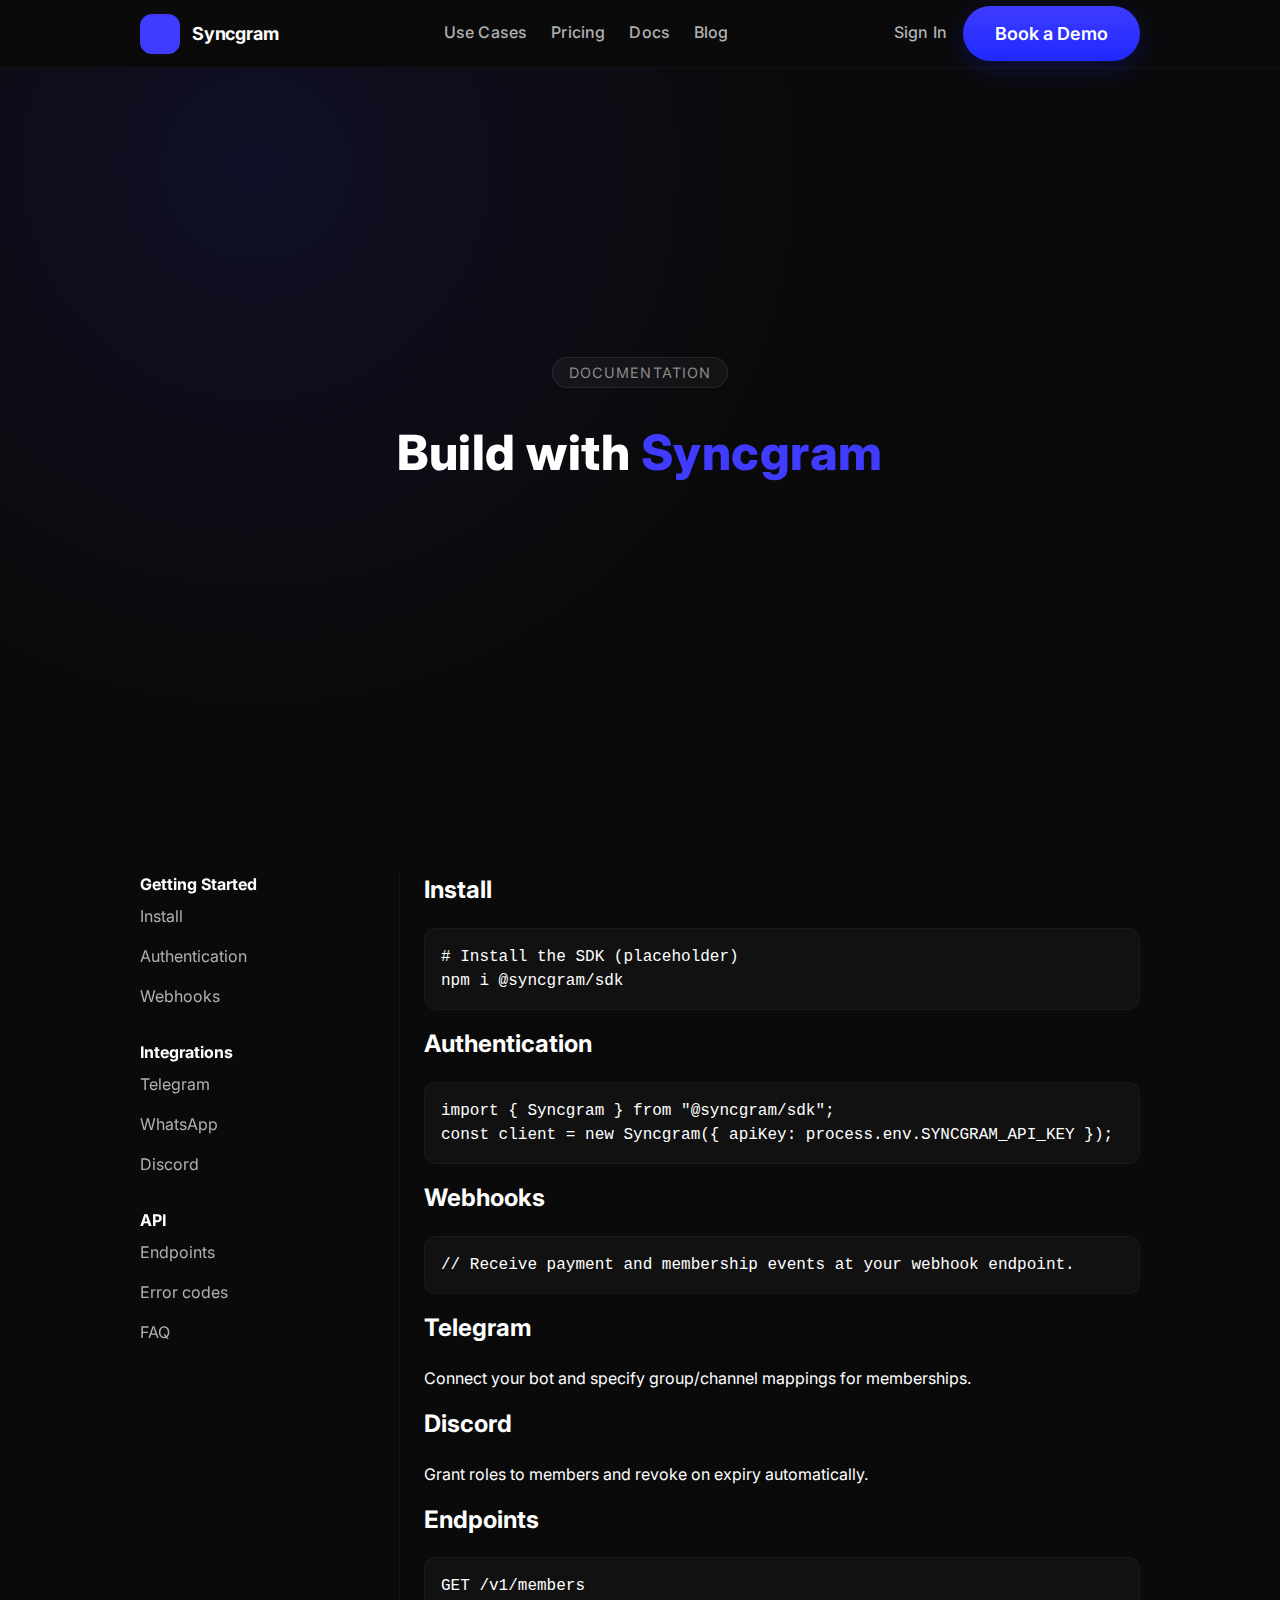
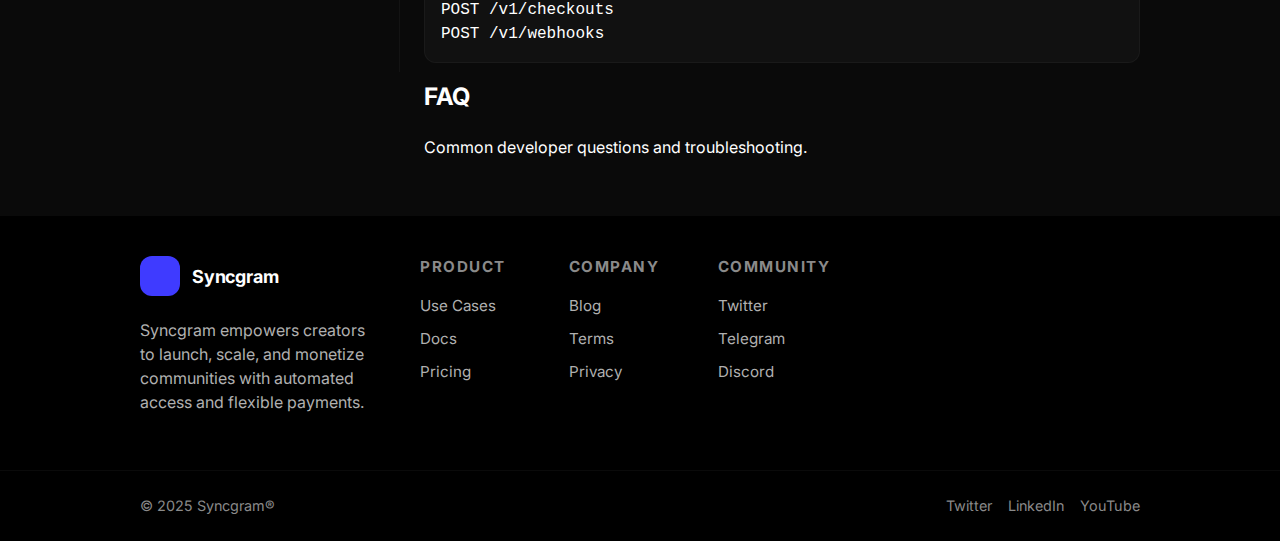
<file: docs.html>
<!DOCTYPE html>
<html lang="en">
  <head>
    <meta charset="UTF-8" />
    <meta name="viewport" content="width=device-width, initial-scale=1.0" />
    <title>Docs — Syncgram</title>
    <link rel="preconnect" href="https://fonts.googleapis.com" />
    <link rel="preconnect" href="https://fonts.gstatic.com" crossorigin />
    <link href="https://fonts.googleapis.com/css2?family=Inter:wght@400;500;600;700;800&display=swap" rel="stylesheet" />
    <link rel="stylesheet" href="styles.css" />
    <style>
      .docs-layout { display:grid; grid-template-columns: 260px 1fr; gap: 24px; }
      .docs-sidebar { position: sticky; top: 80px; height: calc(100vh - 100px); overflow:auto; border-right:1px solid var(--nav-border); padding-right:16px; }
      .docs-sidebar a { display:block; color: var(--text-muted); padding: 8px 0; }
      .docs-sidebar a:hover { color: var(--text-primary); }
      .docs-content h2 { margin-top: 0; }
      @media (max-width: 1024px){ .docs-layout{ grid-template-columns: 1fr; } .docs-sidebar{ position: static; height:auto; border-right:0; padding-right:0; } }
      pre { background: rgba(255,255,255,0.03); border:1px solid var(--nav-border); padding:16px; border-radius:12px; overflow:auto; }
      code { font-family: ui-monospace, SFMono-Regular, Menlo, Consolas, monospace; }
    </style>
  </head>
  <body>
    <header class="site-header">
      <div class="container header-grid">
        <a class="brand" href="index.html" aria-label="Home">
          <span class="brand-icon" aria-hidden="true"></span>
          <span class="brand-name">Syncgram</span>
        </a>
        <nav class="nav header-center" aria-label="Main navigation">
          <a class="nav-link" href="use-cases/index.html">Use Cases</a>
          <a class="nav-link" href="pricing.html">Pricing</a>
          <a class="nav-link" href="docs.html">Docs</a>
          <a class="nav-link" href="blog.html">Blog</a>
        </nav>
        <div class="nav-actions header-right">
          <a class="nav-link nav-link--ghost" href="#">Sign In</a>
          <a class="cta" href="pay.html">Book a Demo</a>
        </div>
        <button class="nav-toggle" type="button" aria-expanded="false" aria-controls="mobile-menu" aria-label="Toggle navigation">
          <span></span><span></span><span></span>
        </button>
      </div>
      <div class="nav-mobile" id="mobile-menu" hidden>
        <nav>
          <a href="use-cases/index.html">Use Cases</a>
          <a href="pricing.html">Pricing</a>
          <a href="docs.html">Docs</a>
          <a href="blog.html">Blog</a>
          <a class="cta" href="pay.html">Book a Demo</a>
        </nav>
      </div>
    </header>
    <main>
      <section class="hero">
        <div class="container">
          <div class="hero-content">
            <div class="hero-badge">Documentation</div>
            <h1 class="hero-title">Build with <span class="accent">Syncgram</span></h1>
            <p class="hero-lead">Get started, explore APIs, and integrate Telegram, WhatsApp, and Discord with ease.</p>
          </div>
        </div>
      </section>
      <section>
        <div class="container docs-layout">
          <aside class="docs-sidebar">
            <strong>Getting Started</strong>
            <a href="#install">Install</a>
            <a href="#auth">Authentication</a>
            <a href="#webhooks">Webhooks</a>
            <br />
            <strong>Integrations</strong>
            <a href="#telegram">Telegram</a>
            <a href="#whatsapp">WhatsApp</a>
            <a href="#discord">Discord</a>
            <br />
            <strong>API</strong>
            <a href="#endpoints">Endpoints</a>
            <a href="#errors">Error codes</a>
            <a href="#faq">FAQ</a>
          </aside>
          <div class="docs-content">
            <h2 id="install">Install</h2>
            <pre><code># Install the SDK (placeholder)
npm i @syncgram/sdk</code></pre>
            <h2 id="auth">Authentication</h2>
            <pre><code>import { Syncgram } from "@syncgram/sdk";
const client = new Syncgram({ apiKey: process.env.SYNCGRAM_API_KEY });</code></pre>
            <h2 id="webhooks">Webhooks</h2>
            <pre><code>// Receive payment and membership events at your webhook endpoint.</code></pre>
            <h2 id="telegram">Telegram</h2>
            <p>Connect your bot and specify group/channel mappings for memberships.</p>
            <h2 id="discord">Discord</h2>
            <p>Grant roles to members and revoke on expiry automatically.</p>
            <h2 id="endpoints">Endpoints</h2>
            <pre><code>GET /v1/members
POST /v1/checkouts
POST /v1/webhooks</code></pre>
            <h2 id="faq">FAQ</h2>
            <p>Common developer questions and troubleshooting.</p>
          </div>
        </div>
      </section>
    </main>
    <footer class="site-footer">
      <div class="container footer-grid">
        <div class="footer-brand">
          <div class="brand">
            <span class="brand-icon" aria-hidden="true"></span>
            <span class="brand-name">Syncgram</span>
          </div>
          <p>Syncgram empowers creators to launch, scale, and monetize communities with automated access and flexible payments.</p>
        </div>
        <div class="footer-links">
          <div>
            <h4>Product</h4>
            <a href="use-cases/index.html">Use Cases</a>
            <a href="docs.html">Docs</a>
            <a href="pricing.html">Pricing</a>
          </div>
          <div>
            <h4>Company</h4>
            <a href="blog.html">Blog</a>
            <a href="legal/terms.html">Terms</a>
            <a href="legal/privacy.html">Privacy</a>
          </div>
          <div>
            <h4>Community</h4>
            <a href="#">Twitter</a>
            <a href="#">Telegram</a>
            <a href="#">Discord</a>
          </div>
        </div>
      </div>
      <div class="footer-base">
        <div class="container footer-base-content">
          <span>© 2025 Syncgram®</span>
          <div class="footer-social">
            <a href="#">Twitter</a>
            <a href="#">LinkedIn</a>
            <a href="#">YouTube</a>
          </div>
        </div>
      </div>
    </footer>
    <script>
      const navToggle = document.querySelector(".nav-toggle");
      const navMobile = document.querySelector(".nav-mobile");
      const setMenuState = (isOpen) => {
        navToggle.classList.toggle("is-open", isOpen);
        navMobile.classList.toggle("is-open", isOpen);
        navToggle.setAttribute("aria-expanded", String(isOpen));
        navMobile.hidden = !isOpen;
      };
      if (navToggle && navMobile) {
        navToggle.addEventListener("click", () => {
          const expanded = navToggle.getAttribute("aria-expanded") === "true";
          setMenuState(!expanded);
        });
        navMobile.querySelectorAll("a").forEach((link) => {
          link.addEventListener("click", () => setMenuState(false));
        });
      }
    </script>
  </body>
</html>
</file>
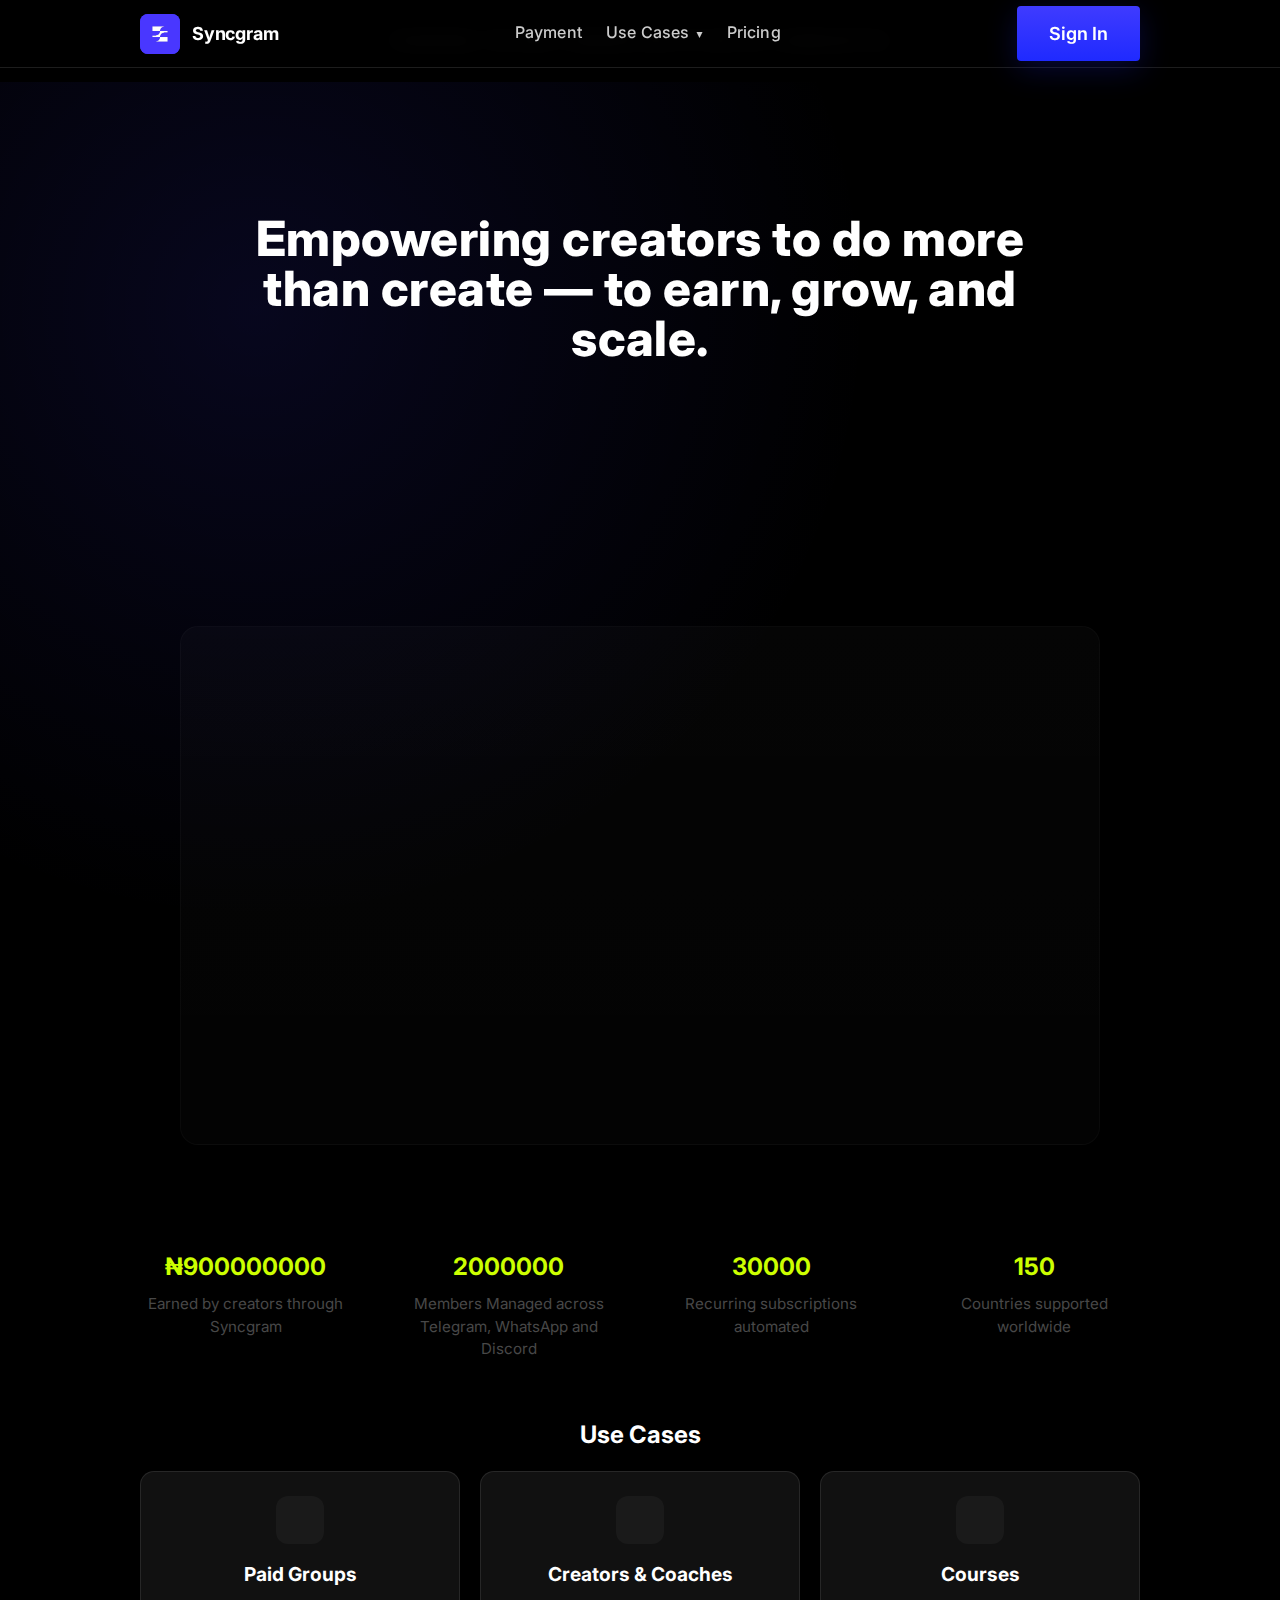
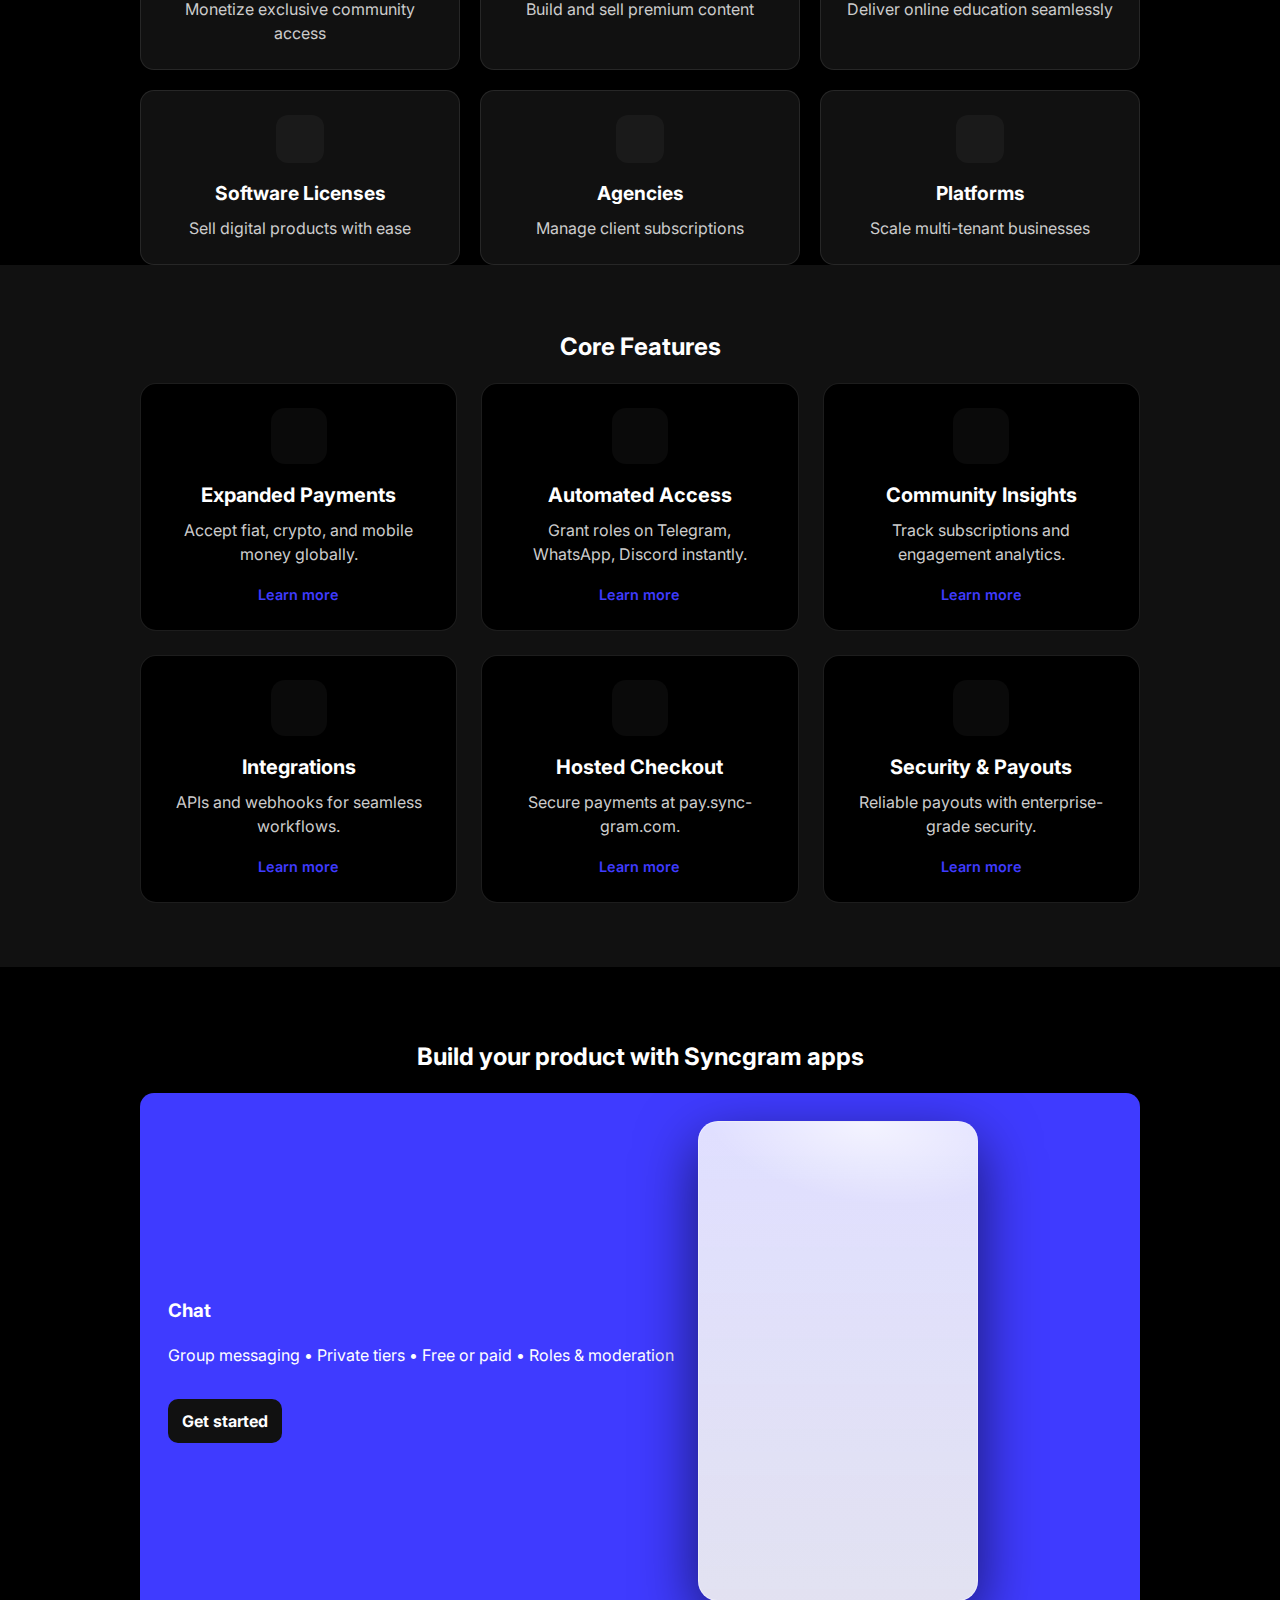
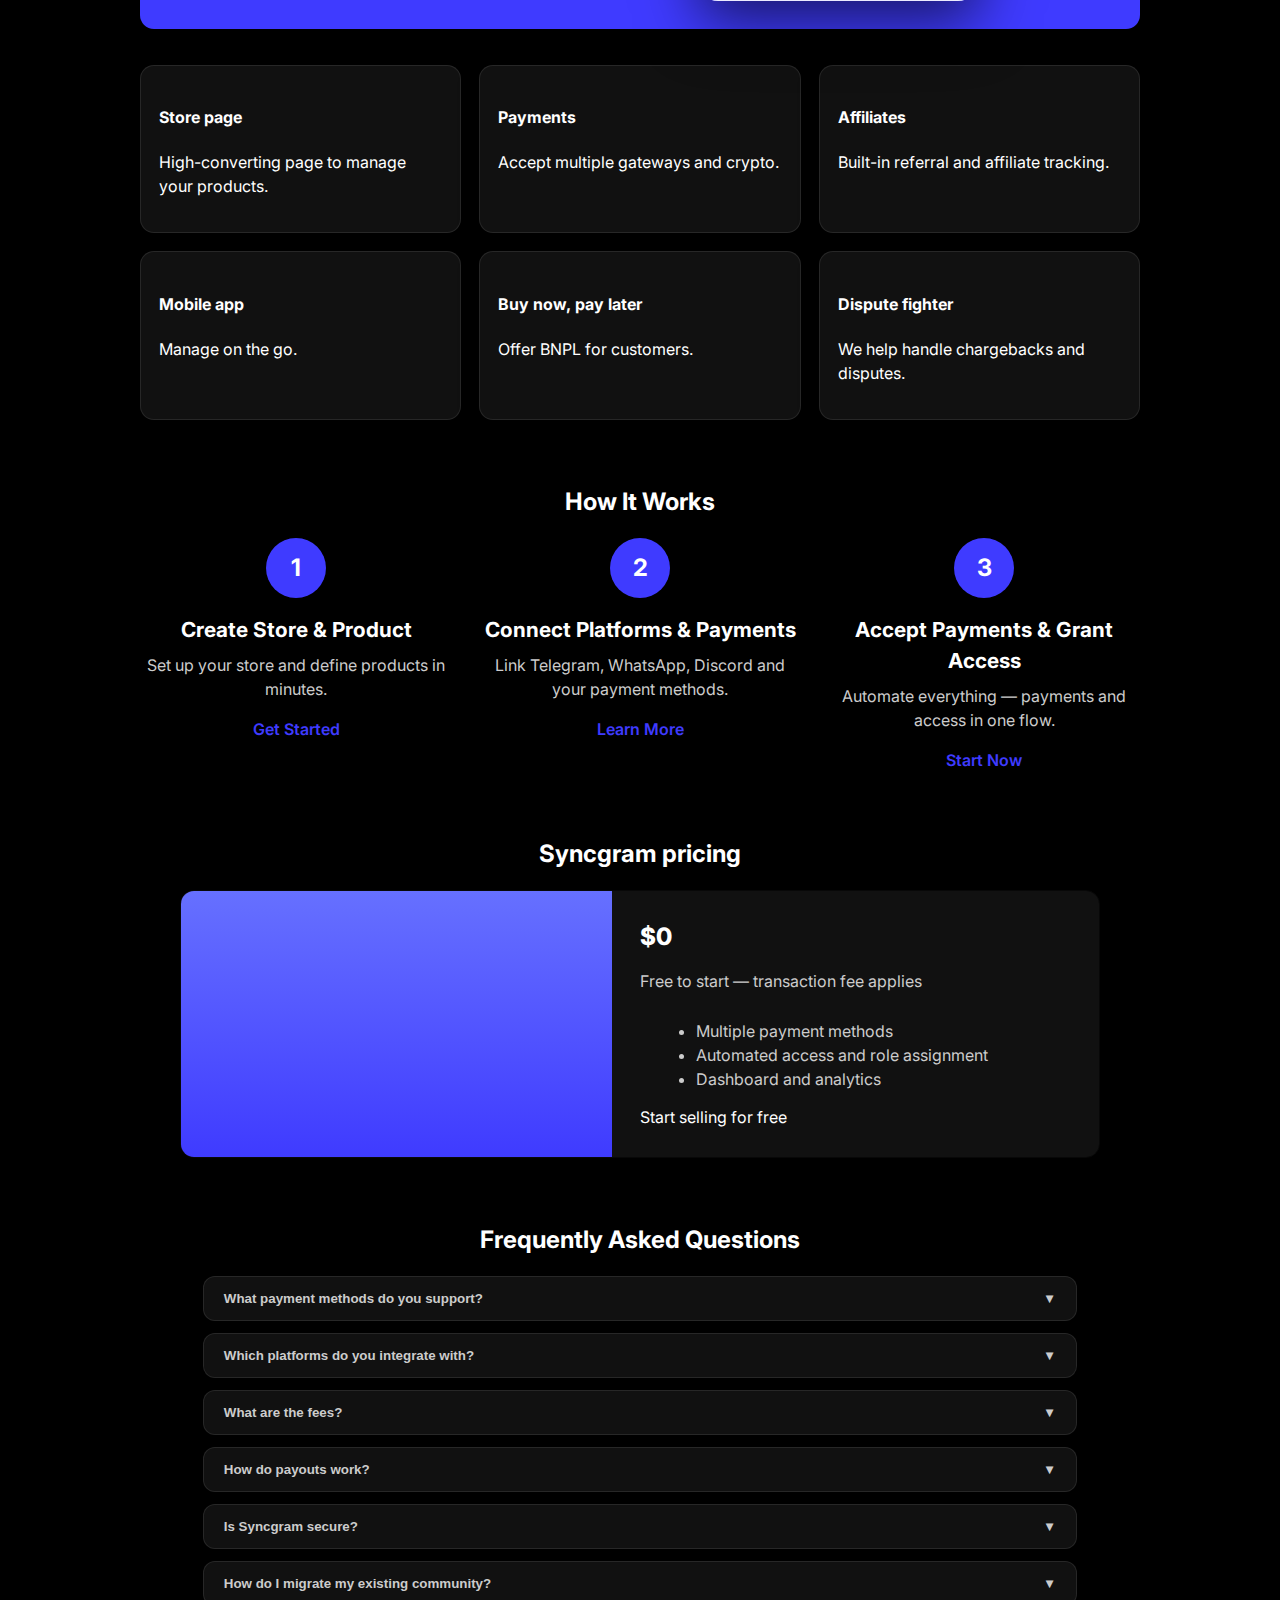
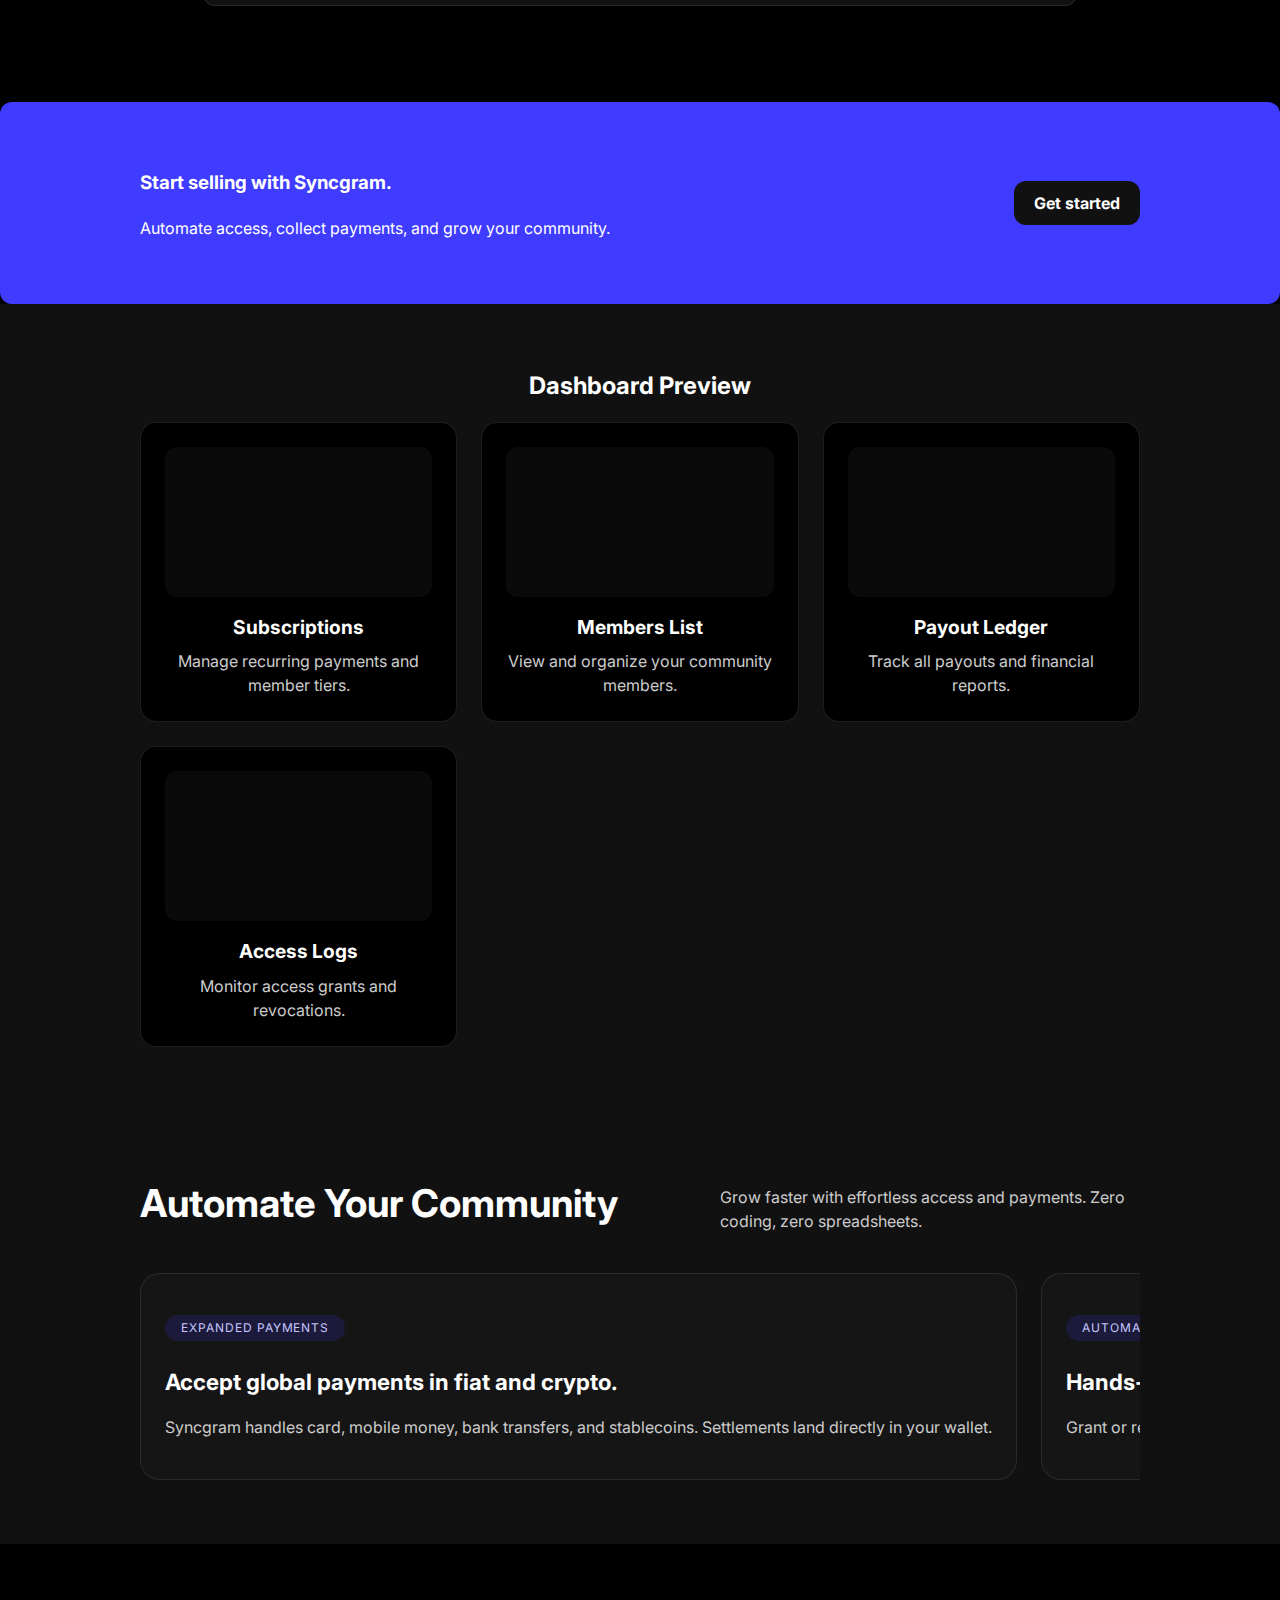
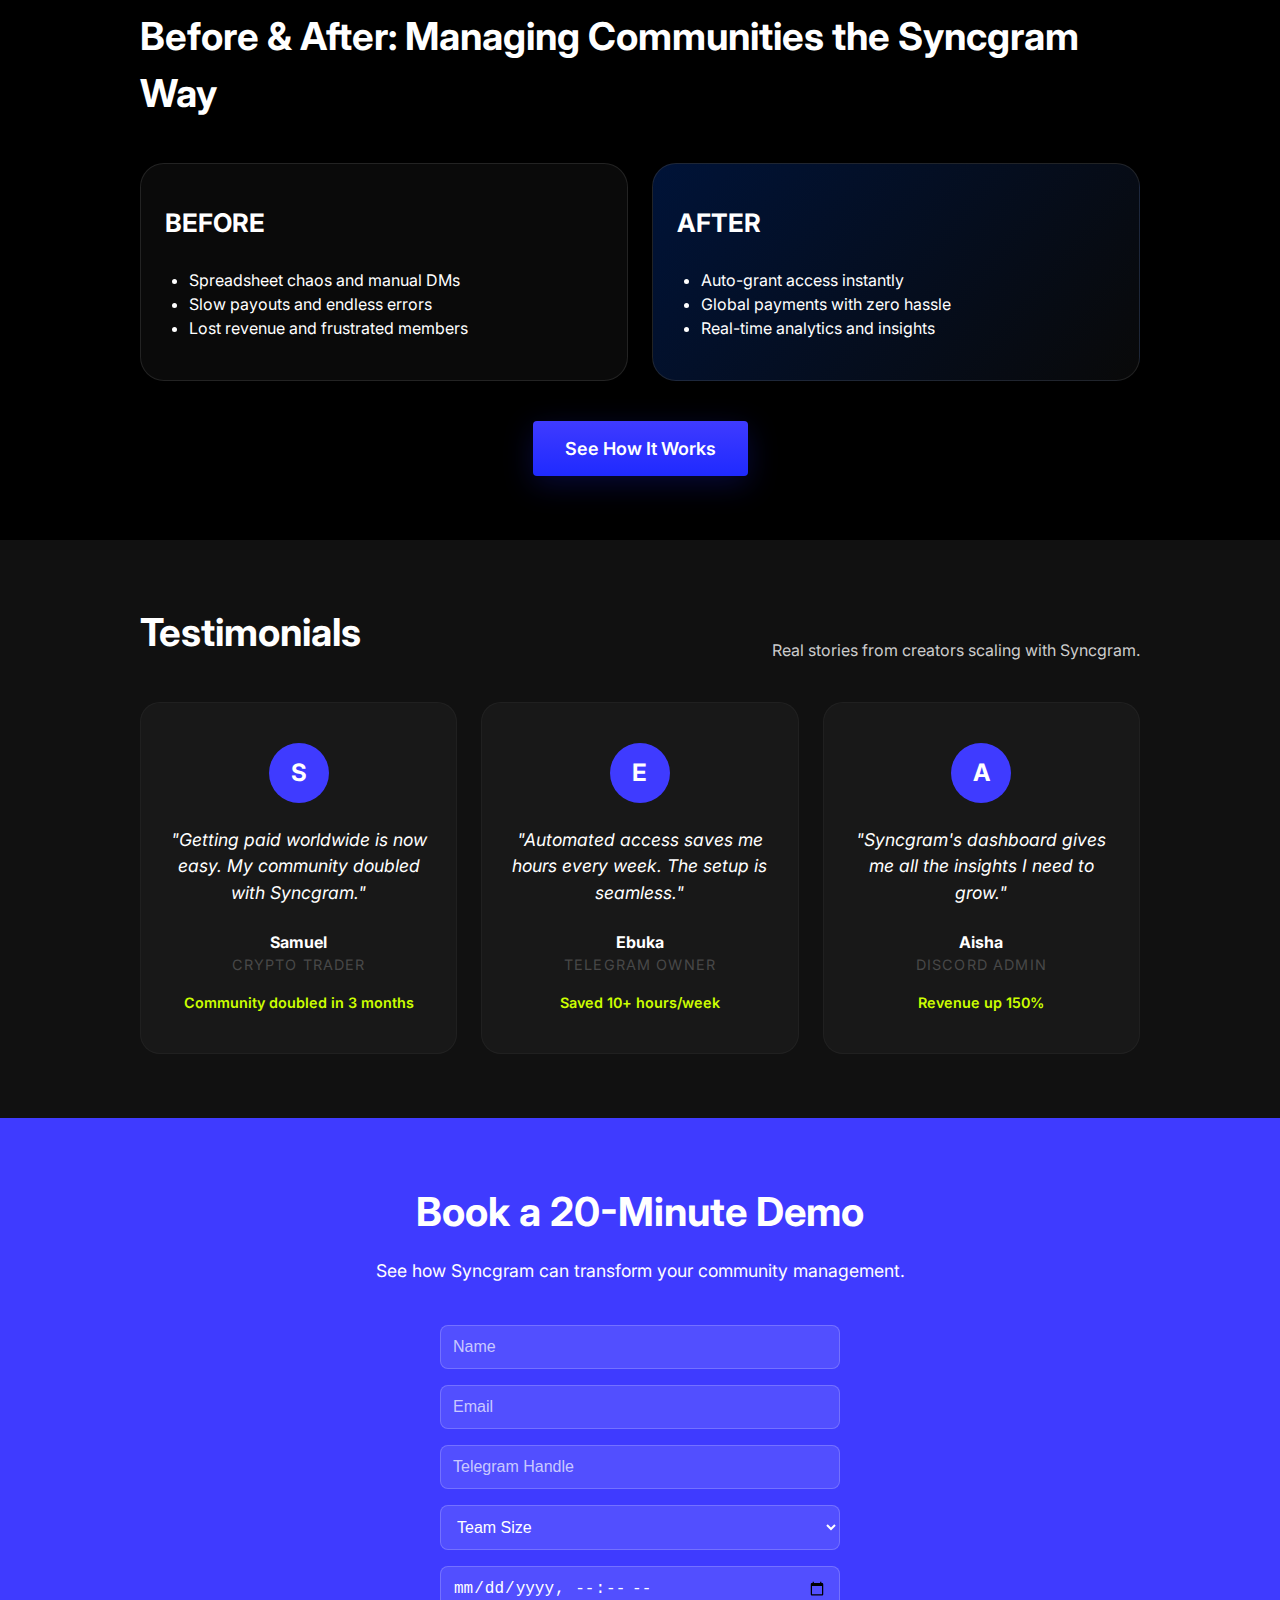
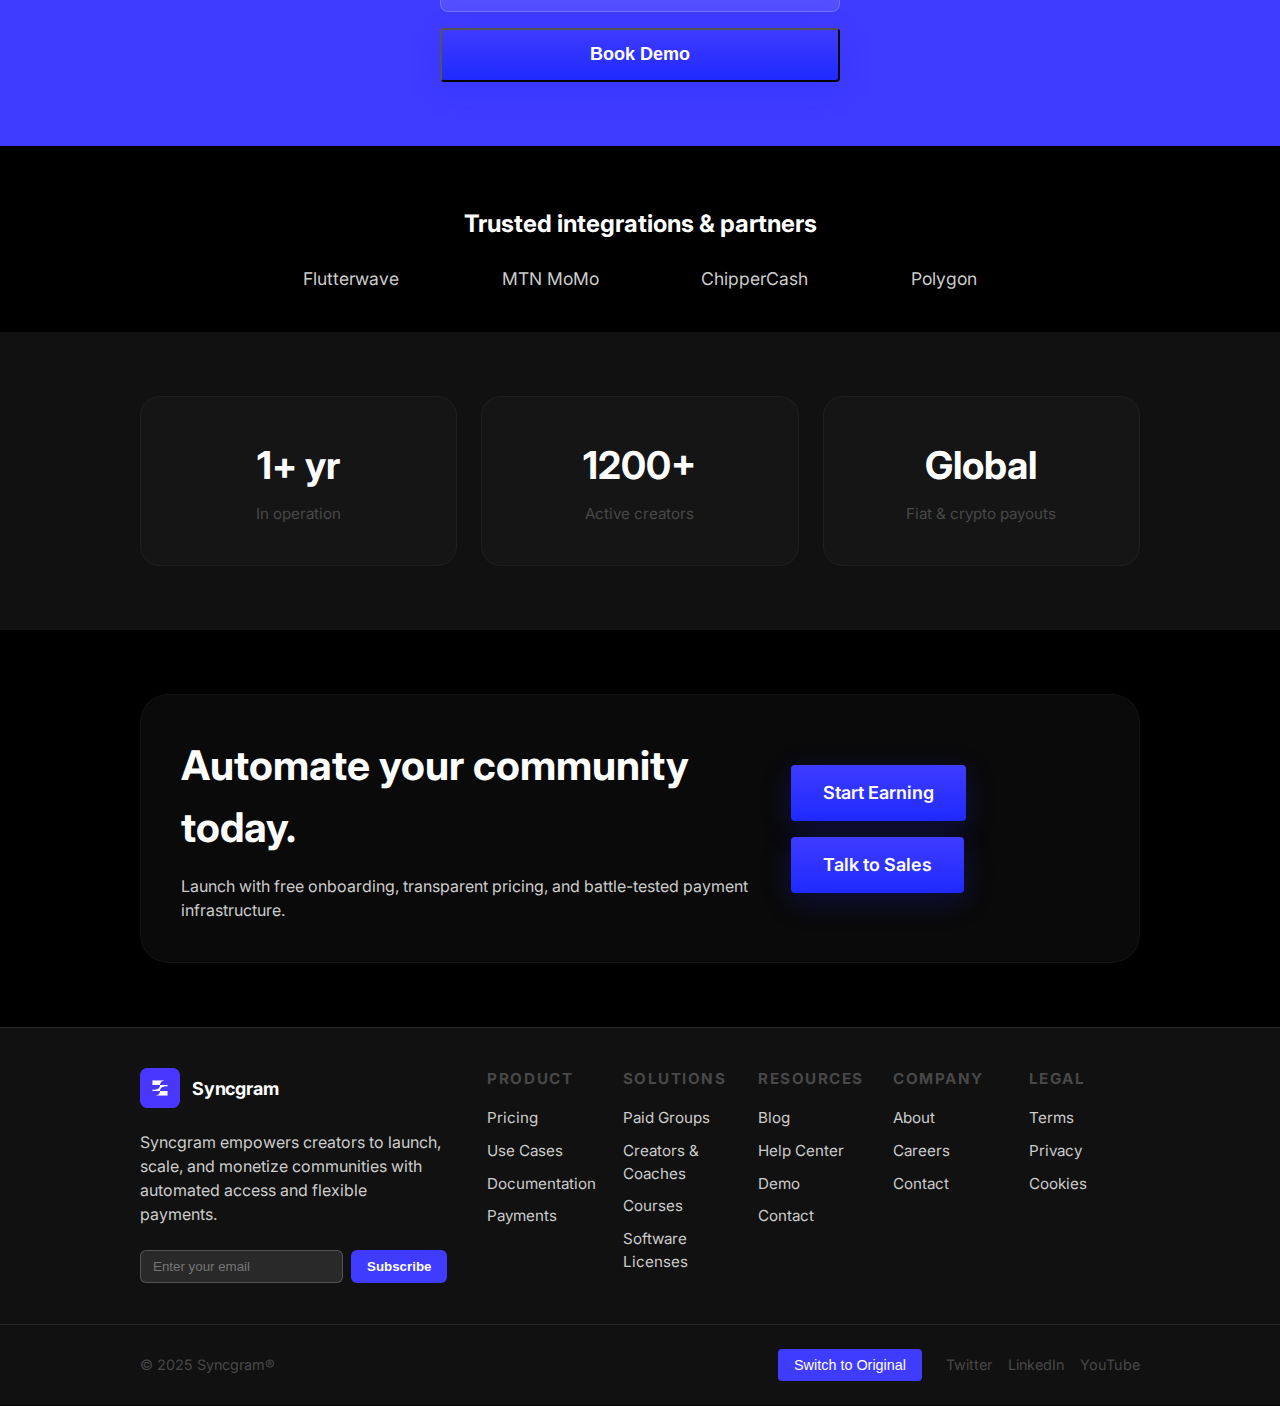
<file: index2.html>
<!DOCTYPE html>
<html lang="en">
  <head>
    <meta charset="UTF-8" />
    <meta name="viewport" content="width=device-width, initial-scale=1.0" />
    <meta
      name="description"
      content="Syncgram empowers African creators with automated community access, global payments, and a unified dashboard."
    />
    <title>Syncgram® — Empowering African Creators</title>
    <link rel="preconnect" href="https://fonts.googleapis.com" />
    <link rel="preconnect" href="https://fonts.gstatic.com" crossorigin />
    <link
      href="https://fonts.googleapis.com/css2?family=Inter:wght@400;500;600;700;800&display=swap"
      rel="stylesheet"
    />
    <link href="https://fonts.cdnfonts.com/css/coolvetica" rel="stylesheet" />
    <link rel="stylesheet" href="styles2.css" />
  </head>
  <body>
    <header class="site-header">
      <div class="container header-grid">
        <a class="brand" href="#top" aria-label="Home">
          <span class="brand-icon" aria-hidden="true">
            <img src="logo.png" alt="Syncgram Logo" style="width: 100%; height: 100%; object-fit: contain;">
          </span>
          <span class="brand-name">Syncgram</span>
        </a>
        <nav class="nav header-center" aria-label="Main navigation">
          <a class="nav-link" href="pay.html">Payment</a>
          <a class="nav-link" href="use-cases/index.html">
            Use Cases <span class="nav-arrow" aria-hidden="true">▾</span>
          </a>
          <a class="nav-link" href="pricing.html">Pricing</a>
        </nav>
        <div class="nav-actions header-right">
          <a class="cta" href="#login">Sign In</a>
        </div>
        <button
          class="nav-toggle"
          type="button"
          aria-expanded="false"
          aria-controls="mobile-menu"
          aria-label="Toggle navigation"
        >
          <span></span>
          <span></span>
          <span></span>
        </button>
      </div>
      <div class="nav-mobile" id="mobile-menu" hidden>
        <nav>
          <a href="blog.html">Blog</a>
          <a href="#login">Sign In</a>
          <a href="docs.html">Docs</a>
          <a class="cta" href="pay.html">Book a Demo</a>
        </nav>
      </div>
    </header>

    <main>
      <section class="pre-hero">
        <div class="container">
          <p class="pre-hero-text">Powering the next generation of digital communities</p>
        </div>
      </section>

      <section class="hero" id="start">
        <div class="container">
          <div class="hero-content">
            <h1 class="hero-title">
              Empowering creators to do more than create — to earn, grow, and scale.
            </h1>
            <p class="hero-lead">
              Creators create — Syncgram handles the rest. Payments, access, and automation, all in one place.
            </p>
            <div class="hero-cta">
              <a class="cta" href="pay.html" role="button">Start Earning</a>
              <p class="cta-note">No subscription required</p>
            </div>
          </div>
          <div class="video-card">
            <div class="video-frame">
              <iframe
                class="video-embed"
                src="https://www.youtube.com/embed/VIDEO_ID?rel=0&modestbranding=1&controls=1"
                title="Syncgram demo"
                frameborder="0"
                allow="accelerometer; autoplay; clipboard-write; encrypted-media; gyroscope; picture-in-picture; web-share"
                allowfullscreen
              ></iframe>
            </div>
          </div>
        </div>
      </section>

      <section class="statistics" aria-label="Platform statistics">
        <div class="container stats-row">
          <div class="stat">
            <div class="stat-figure">₦900000000</div>
            <div class="stat-label">Earned by creators through Syncgram</div>
          </div>
          <div class="stat">
            <div class="stat-figure">2000000</div>
            <div class="stat-label">Members Managed across Telegram, WhatsApp and Discord</div>
          </div>
          <div class="stat">
            <div class="stat-figure">30000</div>
            <div class="stat-label">Recurring subscriptions automated</div>
          </div>
          <div class="stat">
            <div class="stat-figure">150</div>
            <div class="stat-label">Countries supported worldwide</div>
          </div>
        </div>
      </section>

      <section class="use-cases" aria-labelledby="use-cases-heading">
        <div class="container">
          <h2 id="use-cases-heading" class="section-title">Use Cases</h2>
          <div class="use-cases-grid">
            <a href="use-cases/paid-group/" class="use-case-tile">
              <div class="icon"></div>
              <h3>Paid Groups</h3>
              <p>Monetize exclusive community access</p>
            </a>
            <a href="use-cases/creators/" class="use-case-tile">
              <div class="icon"></div>
              <h3>Creators & Coaches</h3>
              <p>Build and sell premium content</p>
            </a>
            <a href="use-cases/courses/" class="use-case-tile">
              <div class="icon"></div>
              <h3>Courses</h3>
              <p>Deliver online education seamlessly</p>
            </a>
            <a href="use-cases/software/" class="use-case-tile">
              <div class="icon"></div>
              <h3>Software Licenses</h3>
              <p>Sell digital products with ease</p>
            </a>
            <a href="use-cases/agency/" class="use-case-tile">
              <div class="icon"></div>
              <h3>Agencies</h3>
              <p>Manage client subscriptions</p>
            </a>
            <a href="use-cases/platform/" class="use-case-tile">
              <div class="icon"></div>
              <h3>Platforms</h3>
              <p>Scale multi-tenant businesses</p>
            </a>
          </div>
        </div>
      </section>

      <section class="core-features" aria-labelledby="features-heading">
        <div class="container">
          <h2 id="features-heading" class="section-title">Core Features</h2>
          <div class="features-grid">
            <div class="feature-tile">
              <div class="feature-icon"></div>
              <h3>Expanded Payments</h3>
              <p>Accept fiat, crypto, and mobile money globally.</p>
              <a href="docs.html" class="feature-cta">Learn more</a>
            </div>
            <div class="feature-tile">
              <div class="feature-icon"></div>
              <h3>Automated Access</h3>
              <p>Grant roles on Telegram, WhatsApp, Discord instantly.</p>
              <a href="docs.html" class="feature-cta">Learn more</a>
            </div>
            <div class="feature-tile">
              <div class="feature-icon"></div>
              <h3>Community Insights</h3>
              <p>Track subscriptions and engagement analytics.</p>
              <a href="docs.html" class="feature-cta">Learn more</a>
            </div>
            <div class="feature-tile">
              <div class="feature-icon"></div>
              <h3>Integrations</h3>
              <p>APIs and webhooks for seamless workflows.</p>
              <a href="docs.html" class="feature-cta">Learn more</a>
            </div>
            <div class="feature-tile">
              <div class="feature-icon"></div>
              <h3>Hosted Checkout</h3>
              <p>Secure payments at pay.sync-gram.com.</p>
              <a href="pay.html" class="feature-cta">Learn more</a>
            </div>
            <div class="feature-tile">
              <div class="feature-icon"></div>
              <h3>Security & Payouts</h3>
              <p>Reliable payouts with enterprise-grade security.</p>
              <a href="docs.html" class="feature-cta">Learn more</a>
            </div>
          </div>
        </div>
      </section>

      <section class="apps-section" aria-labelledby="apps-heading">
        <div class="container">
          <h2 id="apps-heading" class="section-title">Build your product with Syncgram apps</h2>
          <div class="feature-blue">
            <div class="feature-copy">
              <h3>Chat</h3>
              <p>Group messaging • Private tiers • Free or paid • Roles & moderation</p>
              <a class="btn feature-btn" href="use-cases/index.html">Get started</a>
            </div>
            <div class="mockphone" aria-hidden="true"></div>
          </div>

          <div class="tools-grid">
            <div class="tool-card">
              <h4>Store page</h4>
              <p>High-converting page to manage your products.</p>
            </div>
            <div class="tool-card">
              <h4>Payments</h4>
              <p>Accept multiple gateways and crypto.</p>
            </div>
            <div class="tool-card">
              <h4>Affiliates</h4>
              <p>Built-in referral and affiliate tracking.</p>
            </div>
            <div class="tool-card">
              <h4>Mobile app</h4>
              <p>Manage on the go.</p>
            </div>
            <div class="tool-card">
              <h4>Buy now, pay later</h4>
              <p>Offer BNPL for customers.</p>
            </div>
            <div class="tool-card">
              <h4>Dispute fighter</h4>
              <p>We help handle chargebacks and disputes.</p>
            </div>
          </div>
        </div>
      </section>

      <section class="how-it-works" id="how-it-works" aria-labelledby="how-heading">
        <div class="container">
          <h2 id="how-heading" class="section-title">How It Works</h2>
          <div class="steps-grid">
            <div class="step">
              <div class="step-icon">1</div>
              <h3>Create Store & Product</h3>
              <p>Set up your store and define products in minutes.</p>
              <a href="docs.html" class="step-cta">Get Started</a>
            </div>
            <div class="step">
              <div class="step-icon">2</div>
              <h3>Connect Platforms & Payments</h3>
              <p>Link Telegram, WhatsApp, Discord and your payment methods.</p>
              <a href="docs.html" class="step-cta">Learn More</a>
            </div>
            <div class="step">
              <div class="step-icon">3</div>
              <h3>Accept Payments & Grant Access</h3>
              <p>Automate everything — payments and access in one flow.</p>
              <a href="pay.html" class="step-cta">Start Now</a>
            </div>
          </div>
        </div>
      </section>

      <section class="pricing" aria-labelledby="pricing-heading">
        <div class="container">
          <h2 id="pricing-heading" class="section-title">Syncgram pricing</h2>
          <div class="pricing-card">
            <div class="pricing-left" aria-hidden="true"></div>
            <div class="pricing-right">
              <div class="pricing-price">$0</div>
              <div class="pricing-sub">Free to start — transaction fee applies</div>
              <ul class="pricing-features">
                <li>Multiple payment methods</li>
                <li>Automated access and role assignment</li>
                <li>Dashboard and analytics</li>
              </ul>
              <a class="btn btn-primary" href="pay.html">Start selling for free</a>
            </div>
          </div>
        </div>
      </section>

      <section class="faq" aria-labelledby="faq-heading">
        <div class="container">
          <h2 id="faq-heading" class="section-title">Frequently Asked Questions</h2>
          <div class="accordion" role="tablist" aria-multiselectable="false">
            <div class="accordion-item">
              <button id="faq-q1" class="accordion-trigger" aria-expanded="false" aria-controls="faq-1">What payment methods do you support? <span class="dropdown-icon">▼</span></button>
              <div id="faq-1" class="accordion-content" role="region" aria-labelledby="faq-q1" hidden>
                <p>We support cards, bank transfers, mobile money, and popular crypto rails depending on your region.</p>
              </div>
            </div>
            <div class="accordion-item">
              <button id="faq-q2" class="accordion-trigger" aria-expanded="false" aria-controls="faq-2">Which platforms do you integrate with? <span class="dropdown-icon">▼</span></button>
              <div id="faq-2" class="accordion-content" role="region" aria-labelledby="faq-q2" hidden>
                <p>Telegram, WhatsApp, and Discord for automated access management.</p>
              </div>
            </div>
            <div class="accordion-item">
              <button id="faq-q3" class="accordion-trigger" aria-expanded="false" aria-controls="faq-3">What are the fees? <span class="dropdown-icon">▼</span></button>
              <div id="faq-3" class="accordion-content" role="region" aria-labelledby="faq-q3" hidden>
                <p>Free to start; transaction fees apply per successful payment. No monthly fees.</p>
              </div>
            </div>
            <div class="accordion-item">
              <button id="faq-q4" class="accordion-trigger" aria-expanded="false" aria-controls="faq-4">How do payouts work? <span class="dropdown-icon">▼</span></button>
              <div id="faq-4" class="accordion-content" role="region" aria-labelledby="faq-q4" hidden>
                <p>Payouts are processed directly to your connected accounts with fast settlement times.</p>
              </div>
            </div>
            <div class="accordion-item">
              <button id="faq-q5" class="accordion-trigger" aria-expanded="false" aria-controls="faq-5">Is Syncgram secure? <span class="dropdown-icon">▼</span></button>
              <div id="faq-5" class="accordion-content" role="region" aria-labelledby="faq-q5" hidden>
                <p>Yes, we use enterprise-grade security with encryption and compliance standards.</p>
              </div>
            </div>
            <div class="accordion-item">
              <button id="faq-q6" class="accordion-trigger" aria-expanded="false" aria-controls="faq-6">How do I migrate my existing community? <span class="dropdown-icon">▼</span></button>
              <div id="faq-6" class="accordion-content" role="region" aria-labelledby="faq-q6" hidden>
                <p>Our support team helps with seamless migration. Contact us for assistance.</p>
              </div>
            </div>
          </div>
        </div>
      </section>

      <section class="final-cta" aria-label="Final call to action">
        <div class="container final-cta-row">
          <div class="final-cta-copy">
            <h3>Start selling with Syncgram.</h3>
            <p>Automate access, collect payments, and grow your community.</p>
          </div>
          <div class="final-cta-actions">
            <a class="cta-btn" href="pay.html">Get started</a>
          </div>
        </div>
      </section>

      <section class="dashboard-preview" aria-labelledby="dashboard-heading">
        <div class="container">
          <h2 id="dashboard-heading" class="section-title">Dashboard Preview</h2>
          <div class="dashboard-carousel">
            <div class="dashboard-card">
              <div class="dashboard-image"></div>
              <h3>Subscriptions</h3>
              <p>Manage recurring payments and member tiers.</p>
            </div>
            <div class="dashboard-card">
              <div class="dashboard-image"></div>
              <h3>Members List</h3>
              <p>View and organize your community members.</p>
            </div>
            <div class="dashboard-card">
              <div class="dashboard-image"></div>
              <h3>Payout Ledger</h3>
              <p>Track all payouts and financial reports.</p>
            </div>
            <div class="dashboard-card">
              <div class="dashboard-image"></div>
              <h3>Access Logs</h3>
              <p>Monitor access grants and revocations.</p>
            </div>
          </div>
        </div>
      </section>

      <section class="feature-grid" id="use-cases">
        <div class="container">
          <div class="section-header">
            <h2>Automate Your Community</h2>
            <p>
              Grow faster with effortless access and payments. Zero coding,
              zero spreadsheets.
            </p>
          </div>
          <div class="grid">
            <article class="feature-card">
              <span class="feature-tag">Expanded payments</span>
              <h3>Accept global payments in fiat and crypto.</h3>
              <p>
                Syncgram handles card, mobile money, bank transfers, and
                stablecoins. Settlements land directly in your wallet.
              </p>
            </article>
            <article class="feature-card">
              <span class="feature-tag">Automated access</span>
              <h3>Hands-free membership syncing.</h3>
              <p>
                Grant or revoke access on Telegram, WhatsApp, Discord, and the
                web instantly with intelligent automation.
              </p>
            </article>
            <article class="feature-card">
              <span class="feature-tag">Unified dashboard</span>
              <h3>Track revenue, churn, and member health.</h3>
              <p>
                One command center for subscriptions, payouts, and member
                insights—with alerts when something needs attention.
              </p>
            </article>
          </div>
        </div>
      </section>

      <section class="problem-solution">
        <div class="container">
          <div class="section-header">
            <h2>Before & After: Managing Communities the Syncgram Way</h2>
          </div>
          <div class="split">
            <div class="card card--muted">
              <h3>BEFORE</h3>
              <ul>
                <li>Spreadsheet chaos and manual DMs</li>
                <li>Slow payouts and endless errors</li>
                <li>Lost revenue and frustrated members</li>
              </ul>
            </div>
            <div class="card card--highlight">
              <h3>AFTER</h3>
              <ul>
                <li>Auto-grant access instantly</li>
                <li>Global payments with zero hassle</li>
                <li>Real-time analytics and insights</li>
              </ul>
            </div>
          </div>
          <div class="cta-section">
            <a class="cta" href="#how-it-works">See How It Works</a>
          </div>
        </div>
      </section>

      <section class="testimonials" id="resources">
        <div class="container">
          <div class="section-header">
            <h2>Testimonials</h2>
            <p>Real stories from creators scaling with Syncgram.</p>
          </div>
          <div class="testimonials-grid">
            <div class="testimonial-card">
              <div class="testimonial-avatar">S</div>
              <p class="testimonial-quote">
                "Getting paid worldwide is now easy. My community doubled with Syncgram."
              </p>
              <div class="testimonial-info">
                <span class="testimonial-name">Samuel</span>
                <span class="testimonial-role">Crypto Trader</span>
              </div>
              <div class="testimonial-metric">Community doubled in 3 months</div>
            </div>
            <div class="testimonial-card">
              <div class="testimonial-avatar">E</div>
              <p class="testimonial-quote">
                "Automated access saves me hours every week. The setup is seamless."
              </p>
              <div class="testimonial-info">
                <span class="testimonial-name">Ebuka</span>
                <span class="testimonial-role">Telegram Owner</span>
              </div>
              <div class="testimonial-metric">Saved 10+ hours/week</div>
            </div>
            <div class="testimonial-card">
              <div class="testimonial-avatar">A</div>
              <p class="testimonial-quote">
                "Syncgram's dashboard gives me all the insights I need to grow."
              </p>
              <div class="testimonial-info">
                <span class="testimonial-name">Aisha</span>
                <span class="testimonial-role">Discord Admin</span>
              </div>
              <div class="testimonial-metric">Revenue up 150%</div>
            </div>
          </div>
        </div>
      </section>

      <section class="demo-booking">
        <div class="container">
          <div class="demo-content">
            <h2>Book a 20-Minute Demo</h2>
            <p>See how Syncgram can transform your community management.</p>
            <form class="demo-form">
              <input type="text" placeholder="Name" required>
              <input type="email" placeholder="Email" required>
              <input type="text" placeholder="Telegram Handle" required>
              <select required>
                <option value="">Team Size</option>
                <option value="1-5">1-5</option>
                <option value="6-20">6-20</option>
                <option value="21+">21+</option>
              </select>
              <input type="datetime-local" required>
              <button type="submit" class="cta">Book Demo</button>
            </form>
          </div>
        </div>
      </section>

      <section class="partners">
        <div class="container">
          <h2>Trusted integrations & partners</h2>
          <div class="partner-row">
            <span>Flutterwave</span>
            <span>MTN MoMo</span>
            <span>ChipperCash</span>
            <span>Polygon</span>
          </div>
        </div>
      </section>

      <section class="stats" id="pricing">
        <div class="container">
          <div class="stat-card">
            <span class="stat-value">1+ yr</span>
            <span class="stat-label">In operation</span>
          </div>
          <div class="stat-card">
            <span class="stat-value">1200+</span>
            <span class="stat-label">Active creators</span>
          </div>
          <div class="stat-card">
            <span class="stat-value">Global</span>
            <span class="stat-label">Fiat & crypto payouts</span>
          </div>
        </div>
      </section>

      <section class="cta-banner" id="docs">
        <div class="container">
          <div class="cta-content">
            <h2>Automate your community today.</h2>
            <p>
              Launch with free onboarding, transparent pricing, and battle-tested
              payment infrastructure.
            </p>
          </div>
          <div class="cta-actions">
            <a class="cta" href="#start">Start Earning</a>
            <a class="cta cta--ghost" href="#demo">Talk to Sales</a>
          </div>
        </div>
      </section>
    </main>

    <footer class="site-footer" id="login">
      <div class="container footer-grid">
        <div class="footer-brand">
          <div class="brand">
            <span class="brand-icon" aria-hidden="true">
              <img src="logo.png" alt="Syncgram Logo" style="width: 100%; height: 100%; object-fit: contain;">
            </span>
            <span class="brand-name">Syncgram</span>
          </div>
          <p>
            Syncgram empowers creators to launch, scale, and monetize communities
            with automated access and flexible payments.
          </p>
          <form class="newsletter">
            <input type="email" placeholder="Enter your email" required>
            <button type="submit">Subscribe</button>
          </form>
        </div>
        <div class="footer-links">
          <div>
            <h4>Product</h4>
            <a href="pricing.html">Pricing</a>
            <a href="use-cases/index.html">Use Cases</a>
            <a href="docs.html">Documentation</a>
            <a href="pay.html">Payments</a>
          </div>
          <div>
            <h4>Solutions</h4>
            <a href="use-cases/paid-group/">Paid Groups</a>
            <a href="use-cases/creators/">Creators & Coaches</a>
            <a href="use-cases/courses/">Courses</a>
            <a href="use-cases/software/">Software Licenses</a>
          </div>
          <div>
            <h4>Resources</h4>
            <a href="blog.html">Blog</a>
            <a href="docs.html">Help Center</a>
            <a href="#demo">Demo</a>
            <a href="#contact">Contact</a>
          </div>
          <div>
            <h4>Company</h4>
            <a href="#about">About</a>
            <a href="#careers">Careers</a>
            <a href="#contact">Contact</a>
          </div>
          <div>
            <h4>Legal</h4>
            <a href="legal/terms.html">Terms</a>
            <a href="legal/privacy.html">Privacy</a>
            <a href="#cookies">Cookies</a>
          </div>
        </div>
      </div>
      <div class="footer-base">
        <div class="container footer-base-content">
          <span>© 2025 Syncgram®</span>
          <div class="footer-controls">
            <button id="theme-toggle" class="theme-toggle">Switch to Original</button>
            <div class="footer-social">
              <a href="#twitter" aria-label="Syncgram on Twitter">Twitter</a>
              <a href="#linkedin" aria-label="Syncgram on LinkedIn">LinkedIn</a>
              <a href="#youtube" aria-label="Syncgram on YouTube">YouTube</a>
            </div>
          </div>
        </div>
      </div>
    </footer>

    <script src="script.js"></script>
  </body>
</html>
</file>
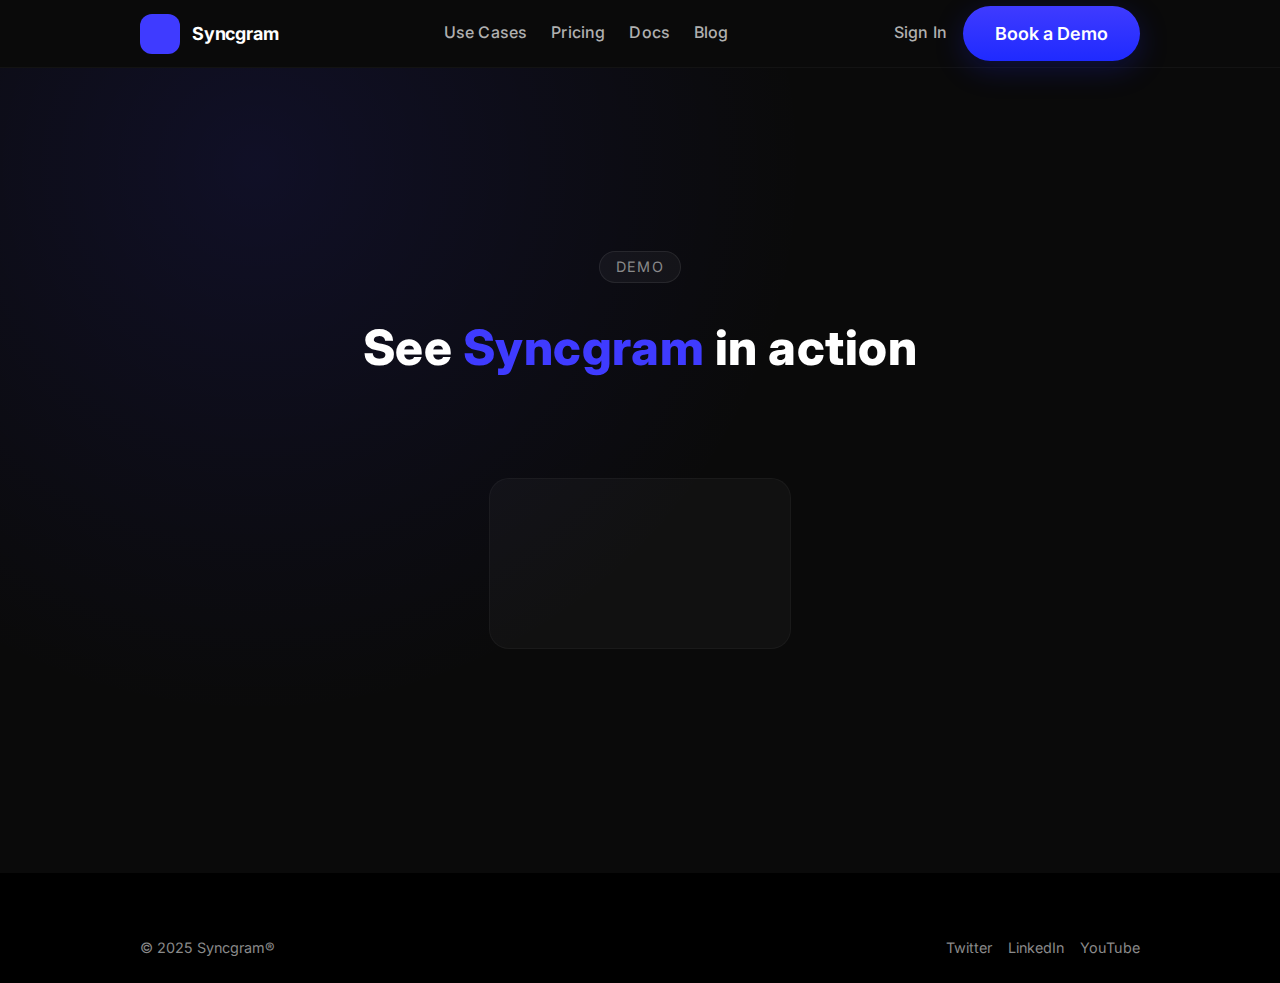
<file: pay.html>
<!DOCTYPE html>
<html lang="en">
  <head>
    <meta charset="UTF-8" />
    <meta name="viewport" content="width=device-width, initial-scale=1.0" />
    <title>Book a Demo — Syncgram</title>
    <link rel="preconnect" href="https://fonts.googleapis.com" />
    <link rel="preconnect" href="https://fonts.gstatic.com" crossorigin />
    <link href="https://fonts.googleapis.com/css2?family=Inter:wght@400;500;600;700;800&display=swap" rel="stylesheet" />
    <link rel="stylesheet" href="styles.css" />
    <style>
      .embed-card{max-width:840px;margin:0 auto;border:1px solid var(--nav-border);border-radius:20px;overflow:hidden;background:rgba(255,255,255,0.03)}
      .embed-card .video-frame{aspect-ratio:16/9}
    </style>
  </head>
  <body>
    <header class="site-header">
      <div class="container header-grid">
        <a class="brand" href="index.html" aria-label="Home">
          <span class="brand-icon" aria-hidden="true"></span>
          <span class="brand-name">Syncgram</span>
        </a>
        <nav class="nav header-center" aria-label="Main navigation">
          <a class="nav-link" href="use-cases/index.html">Use Cases</a>
          <a class="nav-link" href="pricing.html">Pricing</a>
          <a class="nav-link" href="docs.html">Docs</a>
          <a class="nav-link" href="blog.html">Blog</a>
        </nav>
        <div class="nav-actions header-right">
          <a class="nav-link nav-link--ghost" href="#">Sign In</a>
          <a class="cta" href="pay.html">Book a Demo</a>
        </div>
        <button class="nav-toggle" type="button" aria-expanded="false" aria-controls="mobile-menu" aria-label="Toggle navigation">
          <span></span><span></span><span></span>
        </button>
      </div>
      <div class="nav-mobile" id="mobile-menu" hidden>
        <nav>
          <a href="use-cases/index.html">Use Cases</a>
          <a href="pricing.html">Pricing</a>
          <a href="docs.html">Docs</a>
          <a href="blog.html">Blog</a>
          <a class="cta" href="pay.html">Book a Demo</a>
        </nav>
      </div>
    </header>
    <main>
      <section class="hero">
        <div class="container">
          <div class="hero-content">
            <div class="hero-badge">Demo</div>
            <h1 class="hero-title">See <span class="accent">Syncgram</span> in action</h1>
            <p class="hero-lead">Book a live walkthrough or try the interactive demo below.</p>
            <div class="embed-card">
              <div class="video-frame">
                <!-- Replace with Typeform/Cal.com or a checkout embed -->
                <iframe class="video-embed" src="https://www.youtube.com/embed/VIDEO_ID?rel=0&modestbranding=1" title="Demo" frameborder="0" allowfullscreen></iframe>
              </div>
            </div>
          </div>
        </div>
      </section>
    </main>
    <footer class="site-footer">
      <div class="container footer-base-content">
        <span>© 2025 Syncgram®</span>
        <div class="footer-social">
          <a href="#">Twitter</a>
          <a href="#">LinkedIn</a>
          <a href="#">YouTube</a>
        </div>
      </div>
    </footer>
    <script>
      const navToggle = document.querySelector(".nav-toggle");
      const navMobile = document.querySelector(".nav-mobile");
      const setMenuState = (isOpen) => {
        navToggle.classList.toggle("is-open", isOpen);
        navMobile.classList.toggle("is-open", isOpen);
        navToggle.setAttribute("aria-expanded", String(isOpen));
        navMobile.hidden = !isOpen;
      };
      if (navToggle && navMobile) {
        navToggle.addEventListener("click", () => {
          const expanded = navToggle.getAttribute("aria-expanded") === "true";
          setMenuState(!expanded);
        });
        navMobile.querySelectorAll("a").forEach((link) => {
          link.addEventListener("click", () => setMenuState(false));
        });
      }
    </script>
  </body>
</html>
</file>
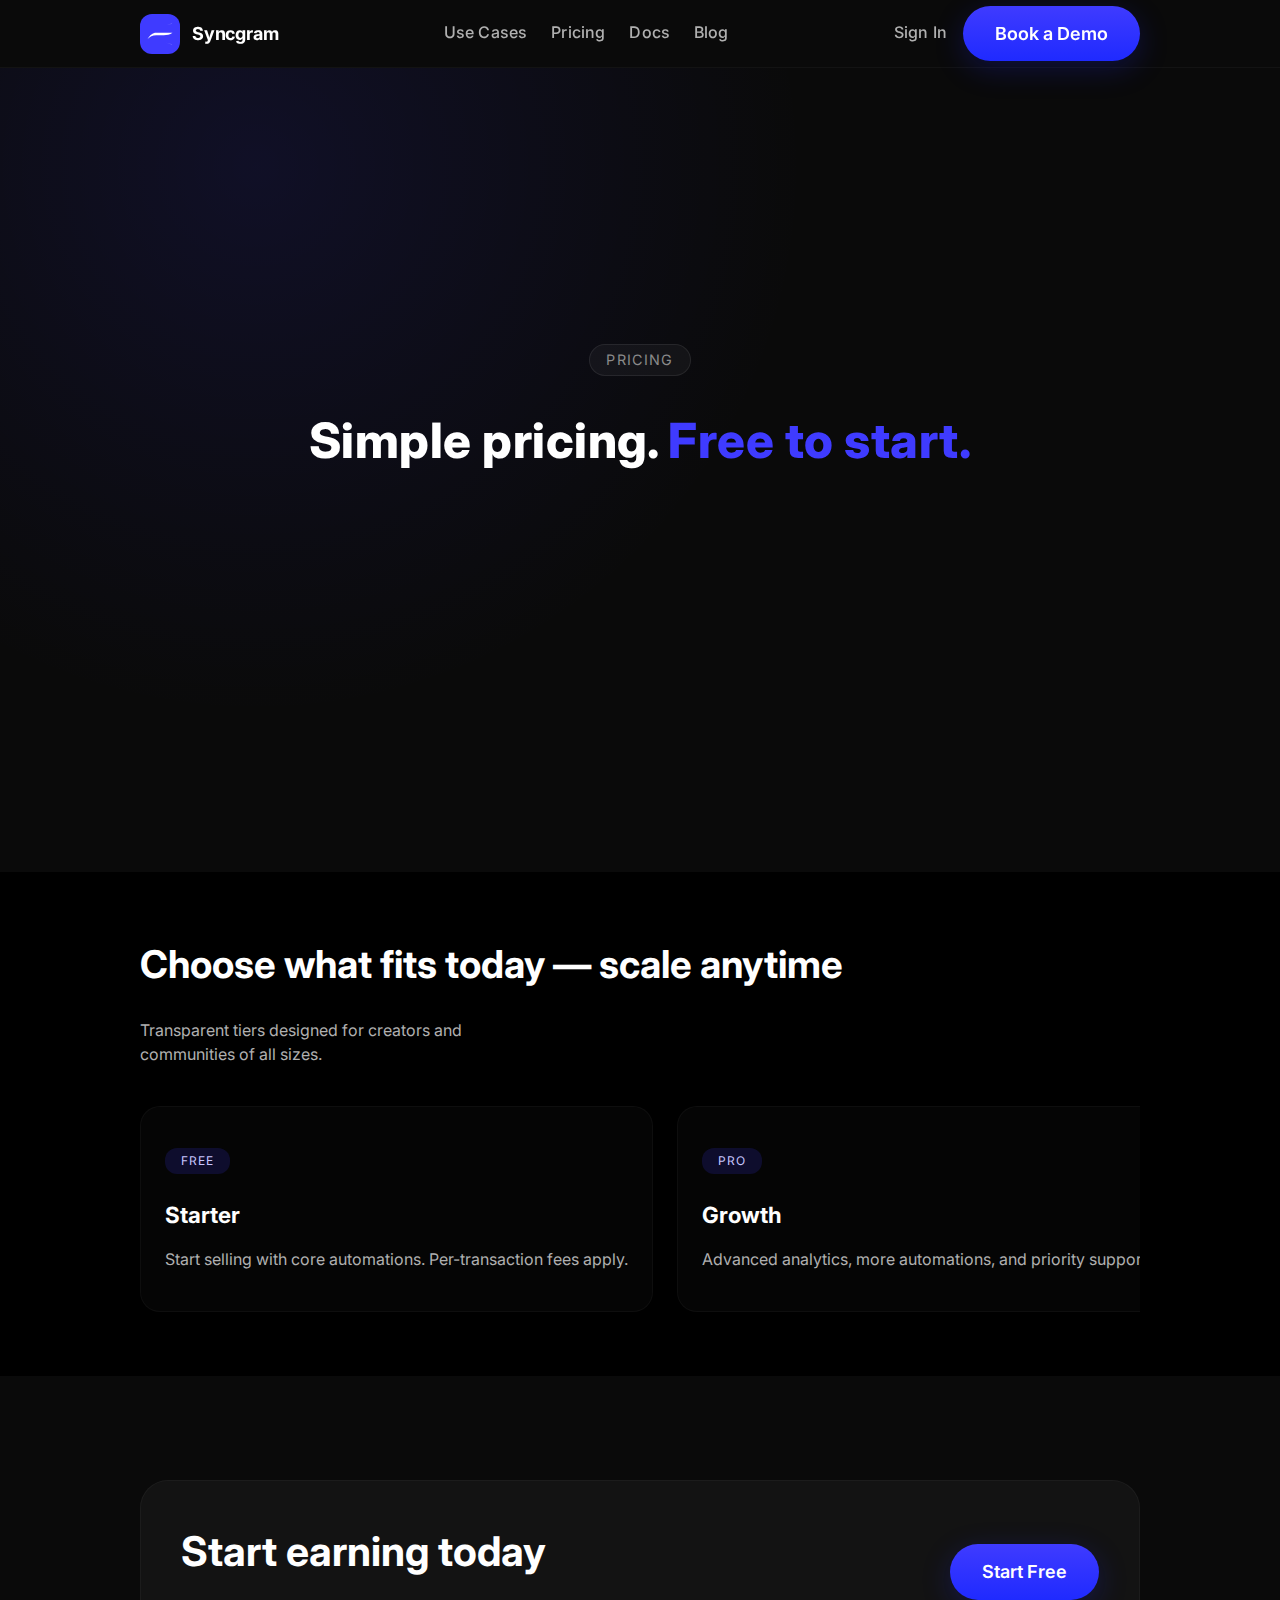
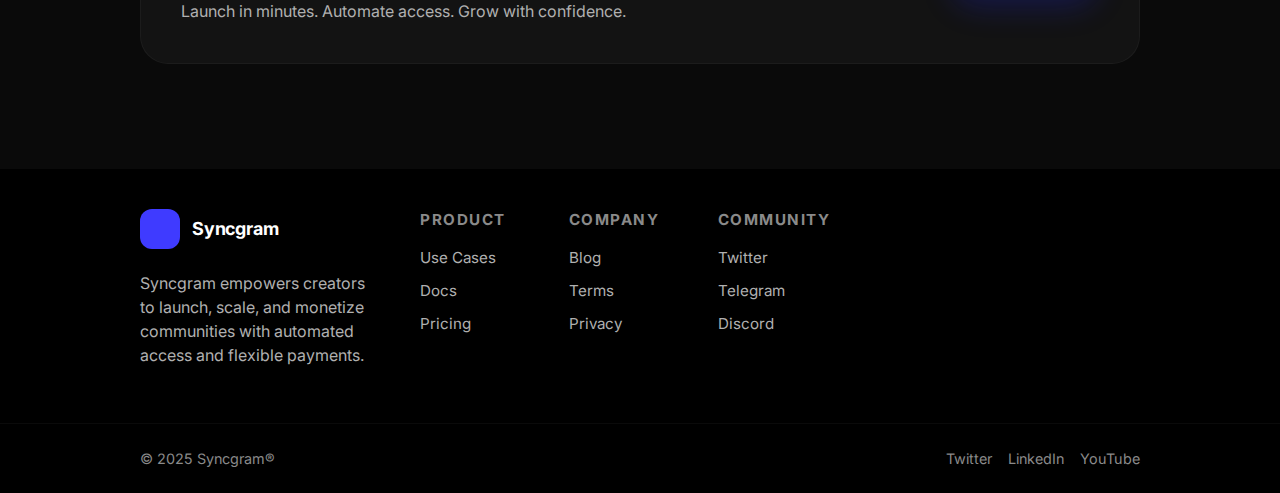
<file: pricing.html>
<!DOCTYPE html>
<html lang="en">
  <head>
    <meta charset="UTF-8" />
    <meta name="viewport" content="width=device-width, initial-scale=1.0" />
    <title>Pricing — Syncgram</title>
    <link rel="preconnect" href="https://fonts.googleapis.com" />
    <link rel="preconnect" href="https://fonts.gstatic.com" crossorigin />
    <link href="https://fonts.googleapis.com/css2?family=Inter:wght@400;500;600;700;800&display=swap" rel="stylesheet" />
    <link rel="stylesheet" href="styles.css" />
  </head>
  <body>
    <header class="site-header">
      <div class="container header-grid">
        <a class="brand" href="index.html" aria-label="Home">
          <span class="brand-icon" aria-hidden="true">
            <svg viewBox="0 0 64 64" role="img" aria-hidden="true">
              <path d="M12 18h28c5 0 10-2 12-4v0c-3 2-7 4-12 4H12z" fill="#ffffff"/>
              <path d="M12 30h40c-4 2.8-9 4-14 4H26c-6.5 0-10 2.2-14 6v0c4-6 8-10 14-10z" fill="#ffffff"/>
              <path d="M12 46h28c5 0 10 2 12 4v0c-3-2-7-4-12-4H12z" fill="#ffffff"/>
            </svg>
          </span>
          <span class="brand-name">Syncgram</span>
        </a>
        <nav class="nav header-center" aria-label="Main navigation">
          <a class="nav-link" href="use-cases/index.html">Use Cases</a>
          <a class="nav-link" href="pricing.html">Pricing</a>
          <a class="nav-link" href="docs.html">Docs</a>
          <a class="nav-link" href="blog.html">Blog</a>
        </nav>
        <div class="nav-actions header-right">
          <a class="nav-link nav-link--ghost" href="#login">Sign In</a>
          <a class="cta" href="pay.html">Book a Demo</a>
        </div>
        <button class="nav-toggle" type="button" aria-expanded="false" aria-controls="mobile-menu" aria-label="Toggle navigation">
          <span></span><span></span><span></span>
        </button>
      </div>
      <div class="nav-mobile" id="mobile-menu" hidden>
        <nav>
          <a href="use-cases/index.html">Use Cases</a>
          <a href="pricing.html">Pricing</a>
          <a href="docs.html">Docs</a>
          <a href="blog.html">Blog</a>
          <a class="cta" href="pay.html">Book a Demo</a>
        </nav>
      </div>
    </header>
    <main>
      <section class="hero hero--split">
        <div class="container hero-split">
          <div class="hero-content">
            <div class="hero-badge">Pricing</div>
            <h1 class="hero-title">Simple pricing. <span class="accent">Free to start.</span></h1>
            <p class="hero-lead">No subscription fees — pay per successful transaction. Upgrade when you need more automation and insights.</p>
          </div>
          <div class="hero-media">
            <div class="video-frame" aria-hidden="true"></div>
          </div>
        </div>
      </section>
      <section class="feature-grid">
        <div class="container">
          <div class="section-header">
            <h2>Choose what fits today — scale anytime</h2>
            <p>Transparent tiers designed for creators and communities of all sizes.</p>
          </div>
          <div class="grid">
            <article class="feature-card">
              <span class="feature-tag">Free</span>
              <h3>Starter</h3>
              <p>Start selling with core automations. Per-transaction fees apply.</p>
            </article>
            <article class="feature-card">
              <span class="feature-tag">Pro</span>
              <h3>Growth</h3>
              <p>Advanced analytics, more automations, and priority support.</p>
            </article>
            <article class="feature-card">
              <span class="feature-tag">Enterprise</span>
              <h3>Scale</h3>
              <p>Custom limits, dedicated support, and tailored integrations.</p>
            </article>
          </div>
        </div>
      </section>
      <section class="cta-banner">
        <div class="container">
          <div class="cta-content">
            <h2>Start earning today</h2>
            <p>Launch in minutes. Automate access. Grow with confidence.</p>
          </div>
          <div class="cta-actions">
            <a class="cta" href="pay.html">Start Free</a>
          </div>
        </div>
      </section>
    </main>
    <footer class="site-footer">
      <div class="container footer-grid">
        <div class="footer-brand">
          <div class="brand">
            <span class="brand-icon" aria-hidden="true"></span>
            <span class="brand-name">Syncgram</span>
          </div>
          <p>Syncgram empowers creators to launch, scale, and monetize communities with automated access and flexible payments.</p>
        </div>
        <div class="footer-links">
          <div>
            <h4>Product</h4>
            <a href="use-cases/index.html">Use Cases</a>
            <a href="docs.html">Docs</a>
            <a href="pricing.html">Pricing</a>
          </div>
          <div>
            <h4>Company</h4>
            <a href="blog.html">Blog</a>
            <a href="legal/terms.html">Terms</a>
            <a href="legal/privacy.html">Privacy</a>
          </div>
          <div>
            <h4>Community</h4>
            <a href="#">Twitter</a>
            <a href="#">Telegram</a>
            <a href="#">Discord</a>
          </div>
        </div>
      </div>
      <div class="footer-base">
        <div class="container footer-base-content">
          <span>© 2025 Syncgram®</span>
          <div class="footer-social">
            <a href="#">Twitter</a>
            <a href="#">LinkedIn</a>
            <a href="#">YouTube</a>
          </div>
        </div>
      </div>
    </footer>
    <script>
      const navToggle = document.querySelector(".nav-toggle");
      const navMobile = document.querySelector(".nav-mobile");
      const setMenuState = (isOpen) => {
        navToggle.classList.toggle("is-open", isOpen);
        navMobile.classList.toggle("is-open", isOpen);
        navToggle.setAttribute("aria-expanded", String(isOpen));
        navMobile.hidden = !isOpen;
      };
      if (navToggle && navMobile) {
        navToggle.addEventListener("click", () => {
          const expanded = navToggle.getAttribute("aria-expanded") === "true";
          setMenuState(!expanded);
        });
        navMobile.querySelectorAll("a").forEach((link) => {
          link.addEventListener("click", () => setMenuState(false));
        });
      }
    </script>
  </body>
</html>
</file>
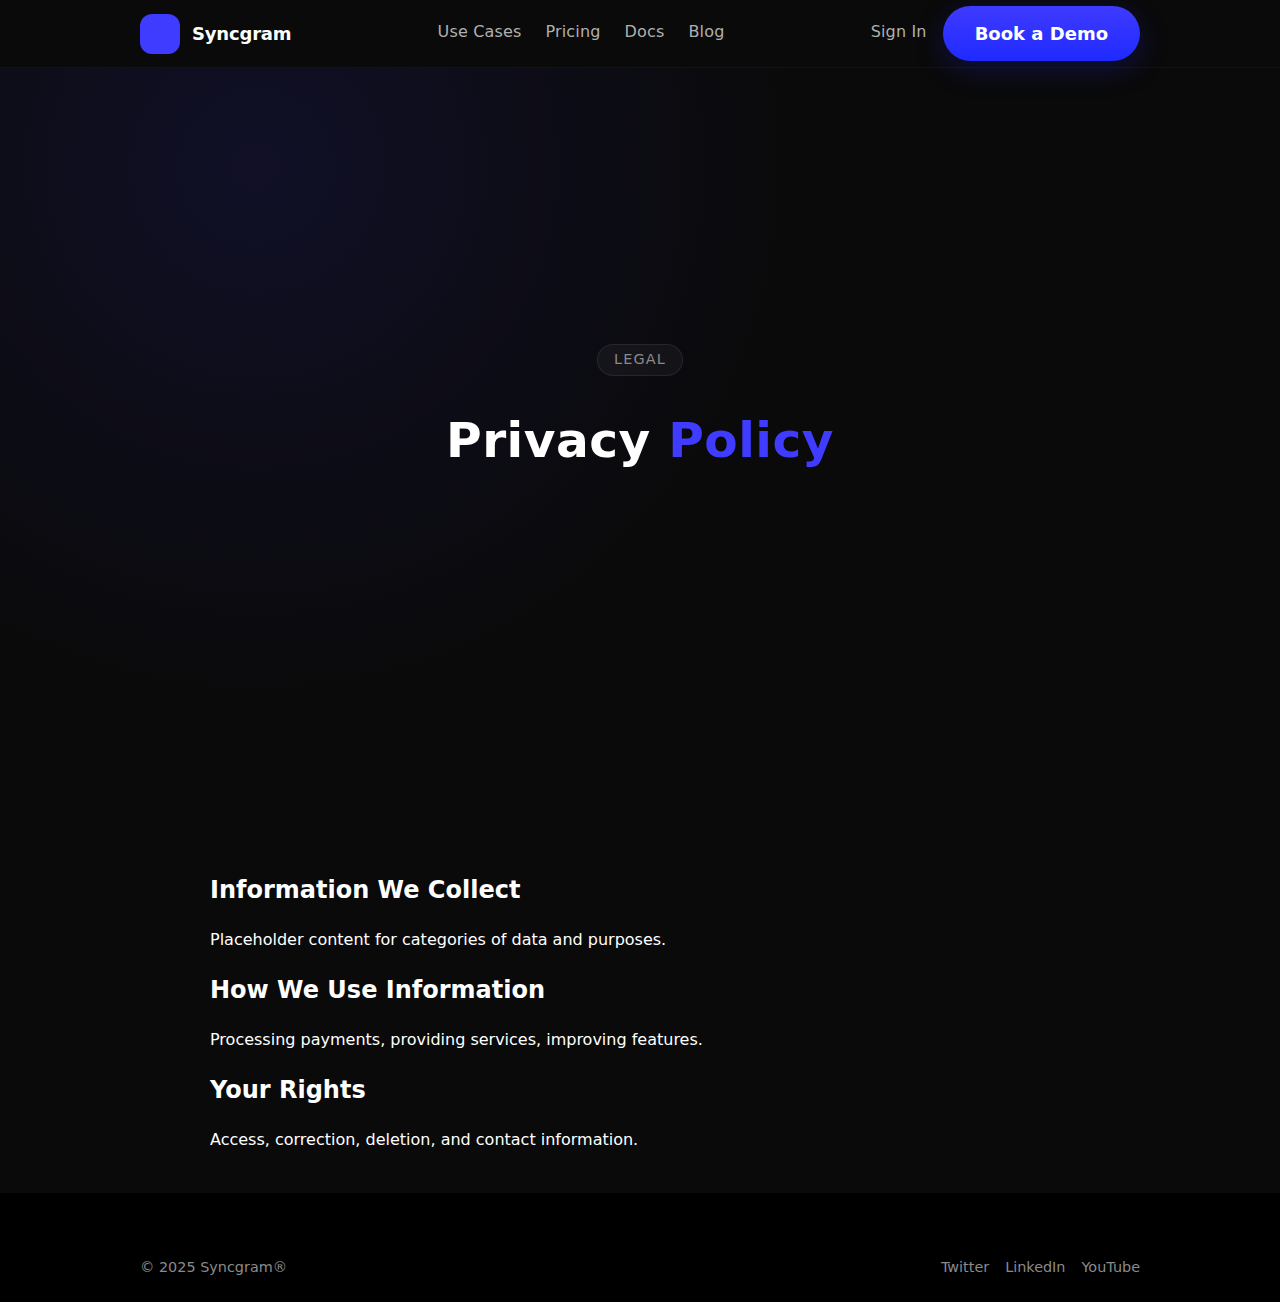
<file: legal/privacy.html>
<!DOCTYPE html>
<html lang="en">
  <head>
    <meta charset="UTF-8" />
    <meta name="viewport" content="width=device-width, initial-scale=1.0" />
    <title>Privacy Policy — Syncgram</title>
    <link rel="stylesheet" href="../styles.css" />
  </head>
  <body>
    <header class="site-header">
      <div class="container header-grid">
        <a class="brand" href="../index.html" aria-label="Home">
          <span class="brand-icon" aria-hidden="true"></span>
          <span class="brand-name">Syncgram</span>
        </a>
        <nav class="nav header-center">
          <a class="nav-link" href="../use-cases/index.html">Use Cases</a>
          <a class="nav-link" href="../pricing.html">Pricing</a>
          <a class="nav-link" href="../docs.html">Docs</a>
          <a class="nav-link" href="../blog.html">Blog</a>
        </nav>
        <div class="nav-actions header-right">
          <a class="nav-link nav-link--ghost" href="#">Sign In</a>
          <a class="cta" href="../pay.html">Book a Demo</a>
        </div>
        <button class="nav-toggle" type="button" aria-expanded="false" aria-controls="mobile-menu" aria-label="Toggle navigation">
          <span></span><span></span><span></span>
        </button>
      </div>
      <div class="nav-mobile" id="mobile-menu" hidden>
        <nav>
          <a href="../use-cases/index.html">Use Cases</a>
          <a href="../pricing.html">Pricing</a>
          <a href="../docs.html">Docs</a>
          <a href="../blog.html">Blog</a>
          <a class="cta" href="../pay.html">Book a Demo</a>
        </nav>
      </div>
    </header>
    <main>
      <section class="hero">
        <div class="container">
          <div class="hero-content">
            <div class="hero-badge">Legal</div>
            <h1 class="hero-title">Privacy <span class="accent">Policy</span></h1>
            <p class="hero-lead">How Syncgram collects, uses, and protects your data. Replace with your actual policy.</p>
          </div>
        </div>
      </section>
      <section>
        <div class="container" style="max-width: 860px;">
          <h2>Information We Collect</h2>
          <p>Placeholder content for categories of data and purposes.</p>
          <h2>How We Use Information</h2>
          <p>Processing payments, providing services, improving features.</p>
          <h2>Your Rights</h2>
          <p>Access, correction, deletion, and contact information.</p>
        </div>
      </section>
    </main>
    <footer class="site-footer">
      <div class="container footer-base-content">
        <span>© 2025 Syncgram®</span>
        <div class="footer-social">
          <a href="#">Twitter</a>
          <a href="#">LinkedIn</a>
          <a href="#">YouTube</a>
        </div>
      </div>
    </footer>
    <script>
      const navToggle = document.querySelector(".nav-toggle");
      const navMobile = document.querySelector(".nav-mobile");
      const setMenuState = (isOpen) => {
        navToggle.classList.toggle("is-open", isOpen);
        navMobile.classList.toggle("is-open", isOpen);
        navToggle.setAttribute("aria-expanded", String(isOpen));
        navMobile.hidden = !isOpen;
      };
      if (navToggle && navMobile) {
        navToggle.addEventListener("click", () => {
          const expanded = navToggle.getAttribute("aria-expanded") === "true";
          setMenuState(!expanded);
        });
      }
    </script>
  </body>
</html>
</file>
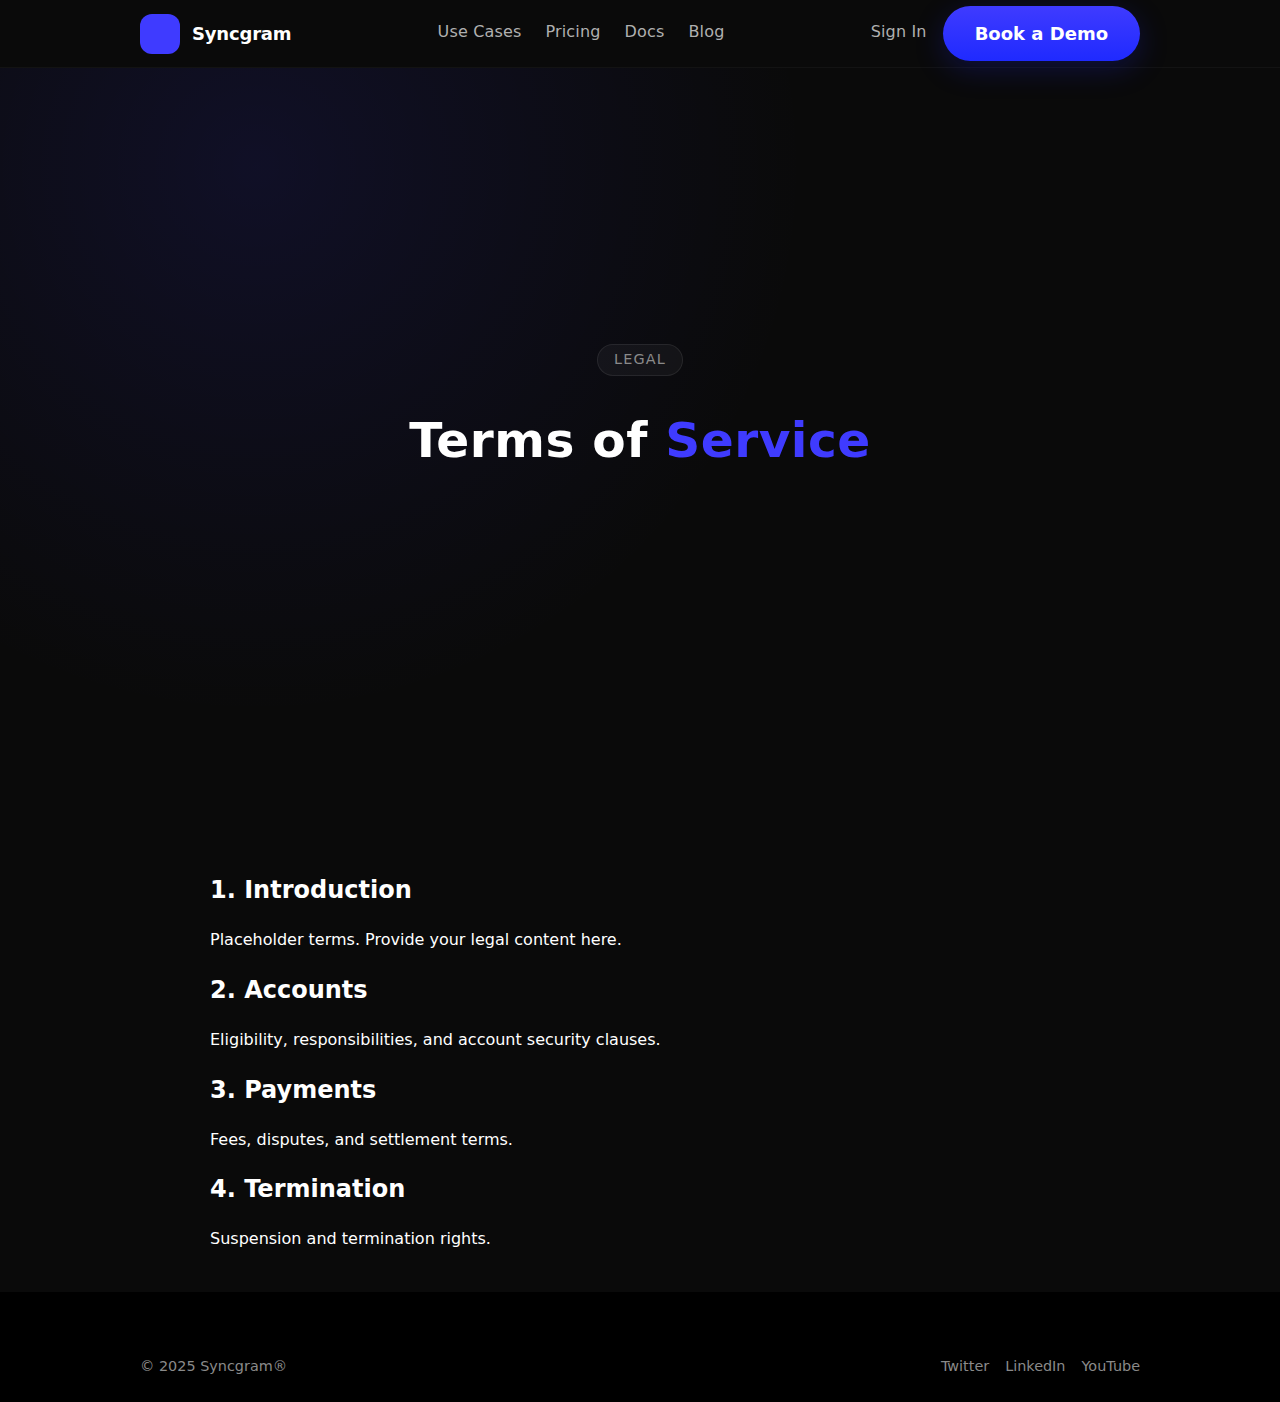
<file: legal/terms.html>
<!DOCTYPE html>
<html lang="en">
  <head>
    <meta charset="UTF-8" />
    <meta name="viewport" content="width=device-width, initial-scale=1.0" />
    <title>Terms of Service — Syncgram</title>
    <link rel="stylesheet" href="../styles.css" />
  </head>
  <body>
    <header class="site-header">
      <div class="container header-grid">
        <a class="brand" href="../index.html" aria-label="Home">
          <span class="brand-icon" aria-hidden="true"></span>
          <span class="brand-name">Syncgram</span>
        </a>
        <nav class="nav header-center">
          <a class="nav-link" href="../use-cases/index.html">Use Cases</a>
          <a class="nav-link" href="../pricing.html">Pricing</a>
          <a class="nav-link" href="../docs.html">Docs</a>
          <a class="nav-link" href="../blog.html">Blog</a>
        </nav>
        <div class="nav-actions header-right">
          <a class="nav-link nav-link--ghost" href="#">Sign In</a>
          <a class="cta" href="../pay.html">Book a Demo</a>
        </div>
        <button class="nav-toggle" type="button" aria-expanded="false" aria-controls="mobile-menu" aria-label="Toggle navigation">
          <span></span><span></span><span></span>
        </button>
      </div>
      <div class="nav-mobile" id="mobile-menu" hidden>
        <nav>
          <a href="../use-cases/index.html">Use Cases</a>
          <a href="../pricing.html">Pricing</a>
          <a href="../docs.html">Docs</a>
          <a href="../blog.html">Blog</a>
          <a class="cta" href="../pay.html">Book a Demo</a>
        </nav>
      </div>
    </header>
    <main>
      <section class="hero">
        <div class="container">
          <div class="hero-content">
            <div class="hero-badge">Legal</div>
            <h1 class="hero-title">Terms of <span class="accent">Service</span></h1>
            <p class="hero-lead">These terms govern your use of Syncgram. Replace this copy with your final legal text.</p>
          </div>
        </div>
      </section>
      <section>
        <div class="container" style="max-width: 860px;">
          <h2>1. Introduction</h2>
          <p>Placeholder terms. Provide your legal content here.</p>
          <h2>2. Accounts</h2>
          <p>Eligibility, responsibilities, and account security clauses.</p>
          <h2>3. Payments</h2>
          <p>Fees, disputes, and settlement terms.</p>
          <h2>4. Termination</h2>
          <p>Suspension and termination rights.</p>
        </div>
      </section>
    </main>
    <footer class="site-footer">
      <div class="container footer-base-content">
        <span>© 2025 Syncgram®</span>
        <div class="footer-social">
          <a href="#">Twitter</a>
          <a href="#">LinkedIn</a>
          <a href="#">YouTube</a>
        </div>
      </div>
    </footer>
    <script>
      const navToggle = document.querySelector(".nav-toggle");
      const navMobile = document.querySelector(".nav-mobile");
      const setMenuState = (isOpen) => {
        navToggle.classList.toggle("is-open", isOpen);
        navMobile.classList.toggle("is-open", isOpen);
        navToggle.setAttribute("aria-expanded", String(isOpen));
        navMobile.hidden = !isOpen;
      };
      if (navToggle && navMobile) {
        navToggle.addEventListener("click", () => {
          const expanded = navToggle.getAttribute("aria-expanded") === "true";
          setMenuState(!expanded);
        });
      }
    </script>
  </body>
  </html>
</file>
<file: styles.css>
:root {
  --bg: #0a0a0a;
  --bg-contrast: #000000;
  --text-primary: #ffffff;
  --text-muted: #b0b0b0;
  --muted-2: #8a8a8a;
  --brand: #3f3bff;
  --brand-strong: #1f2aff;
  --accent-orange: #ff3c00; /* legacy, reserved if needed elsewhere */
  --cta-blue: var(--brand);
  --nav-border: rgba(255, 255, 255, 0.04);

  --font-sans: "Inter", "Satoshi", "Plus Jakarta Sans", system-ui,
    -apple-system, "Segoe UI", Roboto, "Helvetica Neue", Arial, sans-serif;
  --font-display: "Coolvetica", "Inter", "Satoshi", system-ui, -apple-system, "Segoe UI", Roboto, "Helvetica Neue", Arial, sans-serif;
  --h1-weight: 800;
  --h1-size-lg: 4.5rem;
  --h1-size-md: 3.25rem;
  --h1-size-sm: 2.2rem;
  --h1-line-height: 1.06;
  --lead-size: 1.05rem;
  --body-size: 1rem;

  --space-xxs: 0.25rem;
  --space-xs: 0.5rem;
  --space-sm: 1rem;
  --space-md: 1.5rem;
  --space-lg: 2.5rem;
  --space-xl: 4rem;

  --max-width: 1000px;
  --motion-fast: 120ms;
  --motion-med: 220ms;
  --motion-slow: 360ms;
  --easing: cubic-bezier(0.2, 0.9, 0.2, 1);
}

body.new-palette {
  --bg: #000000;
  --bg-contrast: #0F0F12;
  --text-primary: #FFFFFF;
  --text-muted: #CCCCCC;
  --muted-2: #1A1A1F;
  --brand: #3f3bff;
  --accent: #CCFF00;
  --success: #00FFA3;
  --alert: #FF2A6D;
  --cta-blue: #3f3bff;
  --nav-border: rgba(255, 255, 255, 0.04);
}

body.new-palette .stat-figure {
  color: #CCFF00;
}

body.new-palette .cta:hover {
  background: linear-gradient(180deg, #CCFF00 0%, #CCFF00 100%);
  color: #000000;
}

*,
*::before,
*::after {
  box-sizing: border-box;
}

body {
  margin: 0;
  background: var(--bg);
  color: var(--text-primary);
  font-family: var(--font-sans);
  font-size: var(--body-size);
  line-height: 1.5;
  -webkit-font-smoothing: antialiased;
}

body.has-overlay {
  overflow: hidden;
}

main section {
  margin-bottom: var(--space-lg);
}

img,
svg {
  display: block;
}

a {
  color: inherit;
  text-decoration: none;
}

.a11y-hidden {
  position: absolute;
  width: 1px;
  height: 1px;
  padding: 0;
  margin: -1px;
  overflow: hidden;
  clip: rect(0, 0, 0, 0);
  border: 0;
}

.container {
  width: min(100% - clamp(1rem, 2vw, 3rem), var(--max-width));
  margin: 0 auto;
}

.site-header {
  position: fixed;
  top: 0;
  z-index: 100;
  width: 100%;
  height: 70px;
  backdrop-filter: blur(10px);
  background: var(--bg);
  border-bottom: 1px solid var(--nav-border);
  transition: transform var(--motion-med) var(--easing);
}

.header-grid {
  display: grid;
  grid-template-columns: auto 1fr auto;
  align-items: center;
  gap: 32px;
}

.site-header > .container {
  padding: 0;
  height: 100%;
}

.header-center {
  justify-self: center;
  display: flex;
}

.header-right {
  justify-self: end;
}

.brand {
  display: inline-flex;
  align-items: center;
  gap: 12px;
  font-weight: 700;
  font-size: 1.125rem;
  letter-spacing: -0.01em;
  transition: transform var(--motion-fast) var(--easing);
}

.brand:hover {
  transform: scale(1.03) rotate(-1deg);
}

.brand-icon {
  display: grid;
  place-items: center;
  width: 40px;
  height: 40px;
  border-radius: 12px;
  background: var(--brand);
}

.brand-icon img {
  width: 100%;
  height: 100%;
  object-fit: contain;
  border-radius: 8px;
}

.brand-name {
  color: var(--text-primary);
}

.nav {
  display: flex;
  align-items: center;
  gap: var(--space-md);
  font-size: 1rem;
  color: var(--text-muted);
}

.nav-link {
  position: relative;
  padding-bottom: 4px;
  font-weight: 500;
  letter-spacing: 0.01em;
  transition: color var(--motion-fast) var(--easing);
}

.nav-link::after {
  content: "";
  position: absolute;
  inset-inline: 0;
  bottom: -6px;
  height: 2px;
  border-radius: 999px;
  background: var(--text-primary);
  transform: scaleX(0);
  transform-origin: center;
  transition: transform var(--motion-fast) var(--easing);
}

.nav-link:hover,
.nav-link:focus-visible {
  color: var(--text-primary);
}

.nav-link:hover::after,
.nav-link:focus-visible::after {
  transform: scaleX(1);
}

.nav-arrow {
  font-size: 0.75em;
  margin-left: 0.25em;
}

.nav-actions {
  display: flex;
  align-items: center;
  gap: var(--space-sm);
}

.cta {
  display: inline-flex;
  align-items: center;
  justify-content: center;
  gap: var(--space-xs);
  padding: 0.9rem 2rem;
  font-size: 1.125rem;
  font-weight: 600;
  border-radius: 999px;
  background: linear-gradient(180deg, var(--cta-blue) 0%, var(--brand-strong) 100%);
  color: var(--text-primary);
  transition: transform var(--motion-fast) var(--easing),
    box-shadow var(--motion-fast) var(--easing);
  box-shadow: 0 8px 30px rgba(31, 42, 255, 0.22);
}

.cta:hover,
.cta:focus-visible {
  transform: translateY(-3px) scale(1.01);
  box-shadow: 0 16px 40px rgba(31, 42, 255, 0.32);
}

.cta:focus-visible {
  outline: 3px solid rgba(31, 42, 255, 0.22);
  outline-offset: 3px;
}

.nav-link--ghost {
  color: var(--text-muted);
  font-weight: 500;
}

.nav-link--ghost:hover,
.nav-link--ghost:focus-visible {
  color: var(--text-primary);
}

.nav-toggle {
  display: none;
  flex-direction: column;
  gap: 6px;
  background: transparent;
  border: none;
  width: 40px;
  height: 40px;
  padding: 10px;
  border-radius: 12px;
  cursor: pointer;
  transition: background var(--transition);
}

.nav-toggle span {
  height: 2px;
  border-radius: 4px;
  background: var(--text-primary);
  transition: transform var(--motion-fast) var(--easing),
    opacity var(--motion-fast) var(--easing);
}

.nav-toggle.is-open {
  background: rgba(255, 255, 255, 0.02);
  box-shadow: 0 4px 18px rgba(0, 0, 0, 0.6);
}

.nav-toggle.is-open span:nth-child(1) {
  transform: translateY(8px) rotate(45deg);
}

.nav-toggle.is-open span:nth-child(2) {
  transform: translateY(-8px) rotate(-45deg);
}

.nav-toggle.is-open span:nth-child(3) {
  opacity: 0;
}

.nav-toggle span:nth-child(3) {
  transition: opacity var(--motion-fast) var(--easing);
}

.nav-mobile {
  display: none;
  background: var(--bg);
  border-top: 1px solid var(--nav-border);
  padding: var(--space-md) 0;
  transform: translateY(-8px);
  opacity: 0;
  transition: transform var(--motion-med) var(--easing),
    opacity var(--motion-med) var(--easing);
}

.nav-mobile nav {
  display: flex;
  flex-direction: column;
  gap: var(--space-sm);
  padding: 0 clamp(1rem, 2vw, 3rem);
}

.nav-mobile a {
  font-size: 1.1rem;
  color: var(--text-muted);
}

.nav-mobile a:hover {
  color: var(--text-primary);
}

.nav-mobile.is-open {
  display: block;
  transform: translateY(0);
  opacity: 1;
}

.pre-hero {
  padding: var(--space-sm) 0;
  text-align: center;
  background: var(--bg);
}

.pre-hero-text {
  color: var(--text-muted);
  font-size: 0.9rem;
  letter-spacing: 0.08em;
  text-transform: uppercase;
}

.hero {
  position: relative;
  padding: 70px 0 var(--space-xl);
  min-height: calc(100vh - 70px);
  display: flex;
  align-items: center;
  background: var(--bg);
}

.hero::before {
  content: "";
  position: absolute;
  inset: 0;
  background: radial-gradient(
    circle at 20% 20%,
    rgba(63, 59, 255, 0.18),
    transparent 45%
  );
  pointer-events: none;
  opacity: 0.65;
}

.hero .container {
  display: grid;
  place-items: center;
  text-align: center;
}

.video-card {
  margin: 48px auto 0;
  width: 100%;
  max-width: 920px;
  border-radius: 18px;
  overflow: hidden;
  background: linear-gradient(180deg, rgba(255, 255, 255, 0.02), rgba(255, 255, 255, 0.01));
  border: 1px solid rgba(255, 255, 255, 0.03);
  box-shadow: 0 12px 40px rgba(0, 0, 0, 0.6);
}
.video-card .video-frame {
  position: relative;
  width: 100%;
  aspect-ratio: 16 / 9;
}
.video-card .video-embed {
  position: absolute;
  inset: 0;
  width: 100%;
  height: 100%;
}
.hero-content {
  max-width: 860px;
  position: relative;
  display: flex;
  flex-direction: column;
  align-items: center;
  gap: var(--space-lg);
  animation: heroFade var(--motion-slow) var(--easing) forwards;
}

.hero-badge {
  display: inline-flex;
  align-items: center;
  gap: var(--space-xs);
  padding: var(--space-xxs) var(--space-sm);
  border-radius: 999px;
  border: 1px solid rgba(255, 255, 255, 0.08);
  background: rgba(255, 255, 255, 0.04);
  color: var(--muted-2);
  font-size: 0.9rem;
  letter-spacing: 0.08em;
  text-transform: uppercase;
}

.hero-title {
  margin: 0;
  font-weight: var(--h1-weight);
  font-size: clamp(var(--h1-size-sm), 3.8vw, var(--h1-size-lg));
  line-height: 1.02;
  letter-spacing: 0.01em;
  max-width: 40ch;
  font-family: var(--font-display);
  color: var(--text-primary);
}

.hero-rotating {
  display: block;
  transition: opacity 0.3s ease, transform 0.3s ease;
}

.accent {
  color: var(--brand);
}

.hero-lead {
  margin: 0;
  color: var(--text-muted);
  font-size: clamp(0.95rem, 2vw, var(--lead-size));
  max-width: 720px;
  animation: heroFade var(--motion-slow) var(--easing) forwards;
  animation-delay: 80ms;
  opacity: 0;
  transform: translateY(12px);
}

.hero-cta {
  display: flex;
  flex-direction: column;
  align-items: center;
  gap: var(--space-xs);
  animation: heroFade var(--motion-slow) var(--easing) forwards;
  animation-delay: 160ms;
  opacity: 0;
  transform: translateY(12px);
}

.cta-note {
  margin: 0;
  color: var(--muted-2);
  font-size: 0.875rem;
}

.section-header {
  display: flex;
  justify-content: space-between;
  align-items: flex-end;
  flex-wrap: wrap;
  gap: var(--space-md);
  margin-bottom: var(--space-lg);
}

.section-header h2 {
  font-size: clamp(2rem, 3vw, 2.8rem);
  margin: 0;
  font-family: var(--font-display);
}

.section-header p {
  max-width: 420px;
  color: var(--text-muted);
  margin: 0;
}

.feature-grid {
  padding: var(--space-xl) 0;
  background: var(--bg-contrast);
}

.feature-grid .grid {
  display: flex;
  gap: var(--space-md);
  flex-wrap: nowrap;
  overflow-x: auto;
  -webkit-overflow-scrolling: touch;
  scrollbar-width: none;
  -ms-overflow-style: none;
}

.feature-grid .grid::-webkit-scrollbar {
  display: none;
}

.feature-card {
  padding: var(--space-lg) var(--space-md);
  border-radius: 20px;
  border: 1px solid var(--nav-border);
  background: rgba(255, 255, 255, 0.02);
  transition: transform var(--motion-fast) var(--easing),
    border-color var(--motion-fast) var(--easing),
    box-shadow var(--motion-fast) var(--easing);
  min-width: 300px;
  flex: 0 0 auto;
}

.feature-card:hover {
  transform: translateY(-6px);
  border-color: rgba(63, 59, 255, 0.28);
  box-shadow: 0 18px 50px rgba(31, 42, 255, 0.18);
}

.feature-tag {
  display: inline-flex;
  padding: var(--space-xxs) var(--space-sm);
  border-radius: 12px;
  background: rgba(63, 59, 255, 0.16);
  color: #c7c7ff;
  font-size: 0.75rem;
  text-transform: uppercase;
  letter-spacing: 0.08em;
}

.feature-card h3 {
  margin: var(--space-md) 0 var(--space-sm);
  font-size: 1.4rem;
  color: var(--text-primary);
  font-family: var(--font-display);
}

.feature-card p {
  margin: 0;
  color: var(--text-muted);
}

.problem-solution {
  padding: var(--space-xl) 0;
  background: var(--bg);
}

.problem-solution .split {
  display: grid;
  gap: var(--space-md);
  grid-template-columns: repeat(2, minmax(0, 1fr));
}

.cta-section {
  text-align: center;
  margin-top: var(--space-lg);
}

.card {
  padding: var(--space-lg) var(--space-md);
  border-radius: 24px;
  border: 1px solid var(--nav-border);
  background: rgba(255, 255, 255, 0.02);
  transition: transform var(--motion-fast) var(--easing);
}

.card--muted {
  background: rgba(255, 255, 255, 0.04);
}

.card--highlight {
  background: linear-gradient(130deg, rgba(0, 87, 255, 0.22), rgba(10, 10, 10, 0.9));
  color: var(--text-primary);
}

.card h3 {
  margin-top: 0;
  font-size: 1.6rem;
  font-family: var(--font-display);
}

.card ul {
  margin: var(--space-md) 0 0;
  padding-left: var(--space-md);
  color: inherit;
}

.testimonials {
  padding: var(--space-xl) 0;
  background: var(--bg-contrast);
}

.testimonials-grid {
  display: grid;
  gap: var(--space-md);
  grid-template-columns: repeat(auto-fit, minmax(300px, 1fr));
}

.testimonial-card {
  padding: var(--space-lg) var(--space-md);
  border-radius: 20px;
  border: 1px solid rgba(255, 255, 255, 0.04);
  background: rgba(255, 255, 255, 0.03);
  text-align: center;
}

.testimonial-avatar {
  width: 60px;
  height: 60px;
  border-radius: 50%;
  background: var(--brand);
  color: var(--text-primary);
  display: flex;
  align-items: center;
  justify-content: center;
  font-weight: 700;
  font-size: 1.5rem;
  margin: 0 auto var(--space-md);
}

.testimonial-quote {
  font-size: 1.1rem;
  margin: 0 0 var(--space-md);
  font-style: italic;
}

.testimonial-info {
  margin-bottom: var(--space-sm);
}

.testimonial-name {
  display: block;
  font-weight: 700;
  color: var(--text-primary);
}

.testimonial-role {
  display: block;
  font-size: 0.9rem;
  color: var(--muted-2);
  text-transform: uppercase;
  letter-spacing: 0.08em;
}

.testimonial-metric {
  font-size: 0.9rem;
  color: var(--brand);
  font-weight: 600;
}

.demo-booking {
  padding: var(--space-xl) 0;
  background: var(--brand);
  color: var(--text-primary);
}

.demo-content {
  max-width: 600px;
  margin: 0 auto;
  text-align: center;
}

.demo-content h2 {
  margin: 0 0 var(--space-sm);
  font-size: 2.5rem;
  font-family: var(--font-display);
}

.demo-content p {
  margin: 0 0 var(--space-lg);
  font-size: 1.1rem;
}

.demo-form {
  display: grid;
  gap: var(--space-sm);
  max-width: 400px;
  margin: 0 auto;
}

.demo-form input,
.demo-form select {
  padding: 12px;
  border: 1px solid rgba(255, 255, 255, 0.2);
  border-radius: 8px;
  background: rgba(255, 255, 255, 0.1);
  color: var(--text-primary);
  font-size: 1rem;
}

.demo-form input::placeholder {
  color: rgba(255, 255, 255, 0.7);
}

.partners {
  padding: var(--space-lg) 0;
  background: var(--bg);
}

.partners h2 {
  text-align: center;
  margin-bottom: var(--space-md);
  font-family: var(--font-display);
}

/* New sections per extended layout */
.statistics {
  margin-top: var(--space-md);
  padding: var(--space-sm) 0;
}
.stats-row {
  display: grid;
  grid-template-columns: repeat(auto-fit, minmax(200px, 1fr));
  gap: clamp(24px, 4vw, 64px);
  justify-items: center;
}
.stat {
  display: flex;
  flex-direction: column;
  align-items: center;
  text-align: center;
}
.stat-figure {
  font-weight: 700;
  color: var(--text-primary);
  font-size: 1.5rem;
}
.stat-label {
  color: var(--text-muted);
  font-size: 0.95rem;
  margin-top: 6px;
}

.worldwide {
  padding: var(--space-md) 0;
  background: var(--bg);
  text-align: center;
}

.worldwide-text {
  color: var(--text-muted);
  font-size: 0.9rem;
  margin-bottom: var(--space-sm);
}

.flags-scroll {
  overflow: hidden;
  white-space: nowrap;
  font-size: 2rem;
  animation: scrollFlags 30s linear infinite;
}

@keyframes scrollFlags {
  0% {
    transform: translateX(100%);
  }
  100% {
    transform: translateX(-100%);
  }
}

.use-cases {
  margin-top: var(--space-lg);
  display: flex;
  flex-direction: column;
  align-items: center;
  gap: 20px;
}
.section-title {
  text-align: center;
  margin: 0 0 18px 0;
}
.use-cases-grid {
  display: grid;
  grid-template-columns: repeat(auto-fit, minmax(250px, 1fr));
  gap: 20px;
  max-width: 1000px;
}
.use-case-tile {
  background: var(--bg-contrast);
  border-radius: 14px;
  padding: 24px;
  display: flex;
  flex-direction: column;
  align-items: center;
  text-align: center;
  border: 1px solid var(--nav-border);
  transition: transform var(--motion-fast) var(--easing),
    box-shadow var(--motion-fast) var(--easing);
  text-decoration: none;
  color: inherit;
}
.use-case-tile:hover {
  transform: translateY(-8px);
  box-shadow: 0 12px 30px rgba(0, 0, 0, 0.3);
}
.use-case-tile .icon {
  width: 48px;
  height: 48px;
  border-radius: 6px;
  display: flex;
  align-items: center;
  justify-content: center;
  background: rgba(255, 255, 255, 0.04);
  margin-bottom: 16px;
}
.use-case-tile h3 {
  margin: 0 0 8px;
  font-size: 1.2rem;
  font-weight: 700;
}
.use-case-tile p {
  margin: 0;
  color: var(--text-muted);
}

.core-features {
  padding: var(--space-xl) 0;
  background: var(--bg-contrast);
}

.features-grid {
  display: grid;
  grid-template-columns: repeat(auto-fit, minmax(280px, 1fr));
  gap: 24px;
  max-width: 1200px;
  margin: 0 auto;
}

.feature-tile {
  background: var(--bg);
  border-radius: 16px;
  padding: 24px;
  text-align: center;
  border: 1px solid var(--nav-border);
  transition: transform var(--motion-fast) var(--easing);
}

.feature-tile:hover {
  transform: translateY(-4px);
}

.feature-icon {
  width: 56px;
  height: 56px;
  border-radius: 14px;
  background: rgba(255, 255, 255, 0.04);
  margin: 0 auto 16px;
  transition: transform var(--motion-fast) var(--easing);
}

.feature-tile:hover .feature-icon {
  transform: scale(1.1);
}

.feature-tile h3 {
  margin: 0 0 8px;
  font-size: 1.25rem;
  font-weight: 700;
}

.feature-tile p {
  margin: 0 0 16px;
  color: var(--text-muted);
}

.feature-cta {
  color: var(--brand);
  font-weight: 600;
  text-decoration: none;
  font-size: 0.9rem;
}

.how-it-works {
  padding: var(--space-xl) 0;
  background: var(--bg);
}

.steps-grid {
  display: grid;
  grid-template-columns: repeat(auto-fit, minmax(280px, 1fr));
  gap: 32px;
  max-width: 1000px;
  margin: 0 auto;
}

.step {
  text-align: center;
}

.step-icon {
  width: 60px;
  height: 60px;
  border-radius: 50%;
  background: var(--brand);
  color: var(--text-primary);
  display: flex;
  align-items: center;
  justify-content: center;
  font-weight: 700;
  font-size: 1.5rem;
  margin: 0 auto 16px;
}

.step h3 {
  margin: 0 0 8px;
  font-size: 1.3rem;
  font-weight: 700;
}

.step p {
  margin: 0 0 16px;
  color: var(--text-muted);
}

.step-cta {
  color: var(--brand);
  font-weight: 600;
  text-decoration: none;
}

.dashboard-preview {
  padding: var(--space-xl) 0;
  background: var(--bg-contrast);
}

.dashboard-carousel {
  display: grid;
  grid-template-columns: repeat(auto-fit, minmax(250px, 1fr));
  gap: 24px;
  max-width: 1000px;
  margin: 0 auto;
}

.dashboard-card {
  background: var(--bg);
  border-radius: 16px;
  padding: 24px;
  text-align: center;
  border: 1px solid var(--nav-border);
}

.dashboard-image {
  width: 100%;
  height: 150px;
  background: rgba(255, 255, 255, 0.04);
  border-radius: 12px;
  margin-bottom: 16px;
}

.dashboard-card h3 {
  margin: 0 0 8px;
  font-size: 1.2rem;
  font-weight: 700;
}

.dashboard-card p {
  margin: 0;
  color: var(--text-muted);
}

.apps-section {
  margin-top: 72px;
}
.feature-blue {
  background: var(--brand);
  border-radius: 14px;
  padding: 28px;
  display: flex;
  gap: 24px;
  align-items: center;
  color: var(--text-primary);
}
.feature-blue .feature-btn {
  background: var(--bg-contrast);
  color: var(--text-primary);
  border-radius: 10px;
  padding: 10px 14px;
  text-decoration: none;
  font-weight: 700;
  display: inline-block;
  margin-top: 16px;
}
.mockphone {
  width: 280px;
  height: 480px;
  border-radius: 20px;
  background: linear-gradient(180deg, rgba(255,255,255,0.84), rgba(240,240,240,0.92));
  box-shadow: 0 20px 60px rgba(0, 0, 0, 0.6);
  border: 1px solid rgba(255,255,255,0.4);
  position: relative;
  overflow: hidden;
}
.mockphone::after {
  content: "";
  position: absolute;
  top: -20%;
  left: -10%;
  width: 140%;
  height: 40%;
  background: radial-gradient(ellipse at center, rgba(255,255,255,0.65), rgba(255,255,255,0) 60%);
  transform: rotate(8deg);
}
.tools-grid {
  display: grid;
  grid-template-columns: repeat(3, 1fr);
  gap: 18px;
  margin-top: 36px;
}
.tool-card {
  background: var(--bg-contrast);
  border-radius: 14px;
  padding: 18px;
  min-height: 140px;
  box-shadow: 0 4px 18px rgba(0, 0, 0, 0.6);
  border: 1px solid var(--nav-border);
}

.pricing .section-title {
  margin-bottom: 18px;
}
.pricing-card {
  margin-top: 8px;
  display: flex;
  gap: 0;
  border-radius: 14px;
  overflow: hidden;
  max-width: 920px;
  margin-left: auto;
  margin-right: auto;
  border: 1px solid rgba(255, 255, 255, 0.03);
}
.pricing-left {
  background: linear-gradient(0deg, var(--brand), #6670ff);
  flex: 1;
  min-height: 260px;
}
.pricing-right {
  background: var(--bg-contrast);
  flex: 1;
  padding: 28px;
  display: flex;
  flex-direction: column;
  justify-content: center;
  gap: 14px;
}
.pricing-price {
  font-weight: 800;
  font-size: 1.5rem;
}
.pricing-sub {
  color: var(--text-muted);
}
.pricing-features {
  color: var(--text-muted);
  margin: 12px 0 0 16px;
}

.faq {
  margin-top: var(--space-xl);
  max-width: 900px;
  margin-left: auto;
  margin-right: auto;
  padding-bottom: 32px;
}
.accordion {
  display: flex;
  flex-direction: column;
  gap: 12px;
}
.accordion-item {
  background: var(--bg-contrast);
  border-radius: 12px;
  overflow: hidden;
  border: 1px solid var(--nav-border);
}
.accordion-trigger {
  width: 100%;
  display: flex;
  align-items: center;
  justify-content: space-between;
  padding: 14px 20px;
  border: 0;
  background: transparent;
  color: var(--text-muted);
  font-weight: 600;
  cursor: pointer;
  text-align: left;
}
.accordion-trigger[aria-expanded="true"] {
  color: var(--text-primary);
}
.accordion-content {
  padding: 14px 20px;
  color: var(--text-muted);
  border-top: 1px solid rgba(255, 255, 255, 0.02);
}

.dropdown-icon {
  color: #cccccc;
  transition: transform var(--motion-fast) var(--easing);
}

.accordion-trigger[aria-expanded="true"] .dropdown-icon {
  transform: rotate(180deg);
}

.final-cta {
  margin-top: var(--space-xl);
  background: var(--brand);
  padding: 48px;
  border-radius: 12px;
  color: var(--text-primary);
}
.final-cta-row {
  display: flex;
  align-items: center;
  justify-content: space-between;
  gap: 24px;
}
.cta-btn {
  background: var(--bg-contrast);
  color: var(--text-primary);
  padding: 12px 20px;
  border-radius: 12px;
  text-decoration: none;
  font-weight: 700;
}
.partner-row {
  display: flex;
  justify-content: center;
  gap: clamp(36px, 8vw, 110px);
  flex-wrap: wrap;
  font-size: 1.1rem;
  color: var(--text-muted);
}

.stats {
  padding: var(--space-xl) 0;
  background: var(--bg-contrast);
}

.stats .container {
  display: grid;
  gap: var(--space-md);
  grid-template-columns: repeat(3, minmax(0, 1fr));
}

.stat-card {
  padding: var(--space-lg) var(--space-md);
  border-radius: 20px;
  border: 1px solid rgba(255, 255, 255, 0.04);
  background: rgba(255, 255, 255, 0.02);
  text-align: center;
}

.stat-value {
  display: block;
  font-size: 2.4rem;
  font-weight: 700;
}

.stat-label {
  display: block;
  margin-top: var(--space-xs);
  color: var(--muted-2);
  font-size: 0.95rem;
}

.cta-banner {
  padding: var(--space-xl) 0;
  background: var(--bg);
}

.cta-banner .container {
  display: flex;
  align-items: center;
  justify-content: space-between;
  gap: var(--space-lg);
  border-radius: 28px;
  padding: var(--space-lg);
  border: 1px solid rgba(255, 255, 255, 0.04);
  background: rgba(255, 255, 255, 0.04);
}

.cta-banner h2 {
  margin: 0 0 var(--space-sm);
  font-size: clamp(2rem, 3.2vw, 3rem);
}

.cta-banner p {
  margin: 0;
  color: var(--text-muted);
}

.cta-banner .cta-actions {
  display: flex;
  gap: var(--space-sm);
  flex-wrap: wrap;
}

.site-footer {
  padding-top: var(--space-lg);
  background: var(--bg-contrast);
  border-top: 1px solid var(--nav-border);
}

.footer-grid {
  display: grid;
  gap: var(--space-lg);
  grid-template-columns: 1fr 3fr;
  margin-bottom: var(--space-lg);
}

.footer-brand p {
  margin-top: var(--space-sm);
  max-width: 320px;
  color: var(--text-muted);
}

.newsletter {
  display: flex;
  gap: var(--space-xs);
  margin-top: var(--space-md);
}

.newsletter input {
  flex: 1;
  padding: 8px 12px;
  border: 1px solid rgba(255, 255, 255, 0.2);
  border-radius: 6px;
  background: rgba(255, 255, 255, 0.1);
  color: var(--text-primary);
}

.newsletter button {
  padding: 8px 16px;
  border: none;
  border-radius: 6px;
  background: var(--brand);
  color: var(--text-primary);
  font-weight: 600;
  cursor: pointer;
}

.footer-links {
  display: grid;
  gap: var(--space-md);
  grid-template-columns: repeat(5, minmax(0, 1fr));
}

.footer-links h4 {
  margin: 0 0 var(--space-sm);
  font-size: 0.95rem;
  color: var(--muted-2);
  text-transform: uppercase;
  letter-spacing: 0.1em;
}

.footer-links a {
  display: block;
  margin-bottom: 10px;
  color: var(--text-muted);
  font-size: 0.95rem;
  transition: color var(--motion-fast) var(--easing);
}

.footer-links a:hover {
  color: var(--text-primary);
}

.footer-base {
  border-top: 1px solid var(--nav-border);
  background: var(--bg-contrast);
}

.footer-base-content {
  display: flex;
  align-items: center;
  justify-content: space-between;
  padding: var(--space-md) 0;
  font-size: 0.9rem;
  color: var(--muted-2);
}

.footer-controls {
  display: flex;
  align-items: center;
  gap: var(--space-md);
}

.theme-toggle {
  background: var(--brand);
  color: var(--text-primary);
  border: none;
  padding: 8px 16px;
  border-radius: 12px;
  font-size: 0.9rem;
  cursor: pointer;
  transition: background var(--motion-fast) var(--easing);
}

.theme-toggle:hover {
  background: var(--brand-strong);
}

.footer-social {
  display: flex;
  gap: var(--space-sm);
}

.footer-social a:hover {
  color: var(--text-primary);
}

@media (max-width: 1440px) {
  .site-header {
    height: 68px;
  }

  .hero {
    padding-top: calc(68px + var(--space-xl));
    min-height: calc(100vh - 68px);
  }
}

@media (max-width: 1024px) {
  .site-header {
    height: 60px;
  }
  .hero {
    padding-top: calc(60px + var(--space-xl));
    min-height: auto;
  }
  .header-grid {
    grid-template-columns: 1fr auto;
  }
  .header-center {
    display: none;
  }
  .header-right {
    display: none;
  }
  .nav {
    display: none;
  }

  .nav-actions {
    display: none;
  }

  .nav-toggle {
    display: flex;
  }

  .hero .container,
  .before-after .split,
  .feature-grid .grid,
  .testimonial-grid,
  .stats .container,
  .footer-grid {
    grid-template-columns: 1fr;
  }

  .footer-links {
    grid-template-columns: repeat(2, minmax(0, 1fr));
  }

  .cta-banner .container {
    flex-direction: column;
    text-align: center;
  }

  .cta-banner .cta-actions {
    justify-content: center;
  }

  .use-cases-grid {
    grid-template-columns: repeat(3, 1fr);
  }
}

@media (max-width: 640px) {
  .container {
    width: min(100% - 1.5rem, var(--max-width));
  }

  .hero {
    padding: calc(56px + var(--space-lg)) 0 var(--space-xl);
  }

  .hero-title {
    font-size: var(--h1-size-sm);
  }

  .hero-lead {
    font-size: 1rem;
  }

  .feature-grid {
    padding: var(--space-lg) 0;
  }

  .section-header {
    align-items: flex-start;
  }

  .testimonial {
    padding: var(--space-lg) 0;
  }

  .testimonial-grid {
    grid-template-columns: 1fr;
  }

  .partner-row {
    gap: 28px;
  }

  .stats {
    padding: var(--space-lg) 0;
  }

  .cta-banner {
    padding: var(--space-lg) 0;
  }

  .footer-links {
    grid-template-columns: 1fr;
  }

  .footer-base-content {
    flex-direction: column;
    gap: 16px;
  }

  .use-cases-grid {
    grid-template-columns: repeat(2, 1fr);
  }

  .tools-grid {
    grid-template-columns: 1fr;
  }

  .final-cta-row {
    flex-direction: column;
    align-items: flex-start;
  }
}

@media (max-width: 480px) {
  .site-header {
    height: 56px;
  }
  .hero {
    padding-top: calc(56px + var(--space-lg));
  }
  .cta {
    width: min(100%, 360px);
  }
}

@keyframes heroFade {
  0% {
    opacity: 0;
    transform: translateY(12px);
  }
  100% {
    opacity: 1;
    transform: translateY(0);
  }
}

@media (prefers-reduced-motion: reduce) {
  *,
  *::before,
  *::after {
    animation-duration: 0.001ms !important;
    animation-iteration-count: 1 !important;
    transition-duration: 0.001ms !important;
    scroll-behavior: auto !important;
  }
  .hero-content,
  .hero-lead,
  .hero-cta {
    animation: none;
    transform: none;
    opacity: 1;
  }
  .nav-mobile {
    transition: none;
  }
}
</file>
<file: styles2.css>
:root {
  --bg: #000000;
  --bg-contrast: #111111;
  --text-primary: #FFFFFF;
  --text-muted: #CCCCCC;
  --muted-2: #484848;
  --brand: #3f3bff;
  --brand-strong: #1f2aff;
  --accent: #CCFF00;
  --tertiary: #00E5FF;
  --success: #00FFA3;
  --alert: #FF2A6D;
  --cta-blue: #3f3bff;
  --nav-border: rgba(72, 72, 72, 0.4);

  --font-sans: "Inter", "Satoshi", "Plus Jakarta Sans", system-ui,
    -apple-system, "Segoe UI", Roboto, "Helvetica Neue", Arial, sans-serif;
  --font-display: "Coolvetica", "Inter", "Satoshi", system-ui, -apple-system, "Segoe UI", Roboto, "Helvetica Neue", Arial, sans-serif;
  --h1-weight: 800;
  --h1-size-lg: 4.5rem;
  --h1-size-md: 3.25rem;
  --h1-size-sm: 2.2rem;
  --h1-line-height: 1.06;
  --lead-size: 1.05rem;
  --body-size: 1rem;

  --space-xxs: 0.25rem;
  --space-xs: 0.5rem;
  --space-sm: 1rem;
  --space-md: 1.5rem;
  --space-lg: 2.5rem;
  --space-xl: 4rem;

  --max-width: 1000px;
  --motion-fast: 120ms;
  --motion-med: 220ms;
  --motion-slow: 360ms;
  --easing: cubic-bezier(0.2, 0.9, 0.2, 1);
}

*,
*::before,
*::after {
  box-sizing: border-box;
}

body {
  margin: 0;
  background: var(--bg);
  color: var(--text-primary);
  font-family: var(--font-sans);
  font-size: var(--body-size);
  line-height: 1.5;
  -webkit-font-smoothing: antialiased;
}

body.has-overlay {
  overflow: hidden;
}

img,
svg {
  display: block;
}

a {
  color: inherit;
  text-decoration: none;
}

.a11y-hidden {
  position: absolute;
  width: 1px;
  height: 1px;
  padding: 0;
  margin: -1px;
  overflow: hidden;
  clip: rect(0, 0, 0, 0);
  border: 0;
}

.container {
  width: min(100% - clamp(1rem, 2vw, 3rem), var(--max-width));
  margin: 0 auto;
}

.site-header {
  position: fixed;
  top: 0;
  z-index: 100;
  width: 100%;
  height: 70px;
  backdrop-filter: blur(10px);
  background: rgba(0, 0, 0, 0.92);
  border-bottom: 1px solid var(--nav-border);
  transition: transform var(--motion-med) var(--easing);
}

.header-grid {
  display: grid;
  grid-template-columns: auto 1fr auto;
  align-items: center;
  gap: 32px;
}

.site-header > .container {
  padding: 0;
  height: 100%;
}

.header-center {
  justify-self: center;
  display: flex;
}

.header-right {
  justify-self: end;
}

.brand {
  display: inline-flex;
  align-items: center;
  gap: 12px;
  font-weight: 700;
  font-size: 1.125rem;
  letter-spacing: -0.01em;
  transition: transform var(--motion-fast) var(--easing);
}

.brand:hover {
  transform: scale(1.03) rotate(-1deg);
}

.brand-icon {
  display: grid;
  place-items: center;
  width: 40px;
  height: 40px;
  border-radius: 8px;
  background: var(--brand);
}

.brand-icon img {
  width: 100%;
  height: 100%;
  object-fit: contain;
  border-radius: 8px;
}

.brand-name {
  color: var(--text-primary);
}

.nav {
  display: flex;
  align-items: center;
  gap: var(--space-md);
  font-size: 1rem;
  color: var(--text-muted);
}

.nav-link {
  position: relative;
  padding-bottom: 4px;
  font-weight: 500;
  letter-spacing: 0.01em;
  transition: color var(--motion-fast) var(--easing);
}

.nav-link::after {
  content: "";
  position: absolute;
  inset-inline: 0;
  bottom: -6px;
  height: 2px;
  border-radius: 999px;
  background: var(--text-primary);
  transform: scaleX(0);
  transform-origin: center;
  transition: transform var(--motion-fast) var(--easing);
}

.nav-link:hover,
.nav-link:focus-visible {
  color: var(--text-primary);
}

.nav-link:hover::after,
.nav-link:focus-visible::after {
  transform: scaleX(1);
}

.nav-arrow {
  font-size: 0.75em;
  margin-left: 0.25em;
}

.nav-actions {
  display: flex;
  align-items: center;
  gap: var(--space-sm);
}

.cta {
  display: inline-flex;
  align-items: center;
  justify-content: center;
  gap: var(--space-xs);
  padding: 0.9rem 2rem;
  font-size: 1.125rem;
  font-weight: 600;
  border-radius: 4px;
  background: linear-gradient(180deg, var(--cta-blue) 0%, var(--brand-strong) 100%);
  color: var(--text-primary);
  transition: transform var(--motion-fast) var(--easing),
    box-shadow var(--motion-fast) var(--easing);
  box-shadow: 0 8px 30px rgba(31, 42, 255, 0.22);
}

.cta:hover,
.cta:focus-visible {
  transform: translateY(-3px) scale(1.01);
  box-shadow: 0 16px 40px rgba(31, 42, 255, 0.32);
}

.cta:focus-visible {
  outline: 3px solid rgba(31, 42, 255, 0.22);
  outline-offset: 3px;
}

.nav-link--ghost {
  color: var(--text-muted);
  font-weight: 500;
}

.nav-link--ghost:hover,
.nav-link--ghost:focus-visible {
  color: var(--text-primary);
}

.nav-toggle {
  display: none;
  flex-direction: column;
  gap: 6px;
  background: transparent;
  border: none;
  width: 40px;
  height: 40px;
  padding: 10px;
  border-radius: 12px;
  cursor: pointer;
  transition: background var(--transition);
}

.nav-toggle span {
  height: 2px;
  border-radius: 6px;
  background: var(--text-primary);
  transition: transform var(--motion-fast) var(--easing),
    opacity var(--motion-fast) var(--easing);
}

.nav-toggle.is-open {
  background: rgba(255, 255, 255, 0.02);
  box-shadow: 0 4px 18px rgba(0, 0, 0, 0.6);
}

.nav-toggle.is-open span:nth-child(1) {
  transform: translateY(8px) rotate(45deg);
}

.nav-toggle.is-open span:nth-child(2) {
  transform: translateY(-8px) rotate(-45deg);
}

.nav-toggle.is-open span:nth-child(3) {
  opacity: 0;
}

.nav-toggle span:nth-child(3) {
  transition: opacity var(--motion-fast) var(--easing);
}

.nav-mobile {
  display: none;
  background: var(--bg);
  border-top: 1px solid var(--nav-border);
  padding: var(--space-md) 0;
  transform: translateY(-8px);
  opacity: 0;
  transition: transform var(--motion-med) var(--easing),
    opacity var(--motion-med) var(--easing);
}

.nav-mobile nav {
  display: flex;
  flex-direction: column;
  gap: var(--space-sm);
  padding: 0 clamp(1rem, 2vw, 3rem);
}

.nav-mobile a {
  font-size: 1.1rem;
  color: var(--text-muted);
}

.nav-mobile a:hover {
  color: var(--text-primary);
}

.nav-mobile.is-open {
  display: block;
  transform: translateY(0);
  opacity: 1;
}

.pre-hero {
  padding: var(--space-sm) 0;
  text-align: center;
  background: var(--bg);
}

.pre-hero-text {
  color: var(--text-muted);
  font-size: 0.9rem;
  letter-spacing: 0.08em;
  text-transform: uppercase;
}

.hero {
  position: relative;
  padding: 70px 0 var(--space-xl);
  min-height: calc(100vh - 70px);
  display: flex;
  align-items: center;
  background: var(--bg);
}

.hero::before {
  content: "";
  position: absolute;
  inset: 0;
  background: radial-gradient(
    circle at 20% 20%,
    rgba(63, 59, 255, 0.18),
    transparent 45%
  );
  pointer-events: none;
  opacity: 0.65;
}

.hero .container {
  display: grid;
  place-items: center;
  text-align: center;
}

.video-card {
  margin: 48px auto 0;
  width: 100%;
  max-width: 920px;
  border-radius: 18px;
  overflow: hidden;
  background: linear-gradient(180deg, rgba(255, 255, 255, 0.02), rgba(255, 255, 255, 0.01));
  border: 1px solid rgba(255, 255, 255, 0.03);
  box-shadow: 0 12px 40px rgba(0, 0, 0, 0.6);
}
.video-card .video-frame {
  position: relative;
  width: 100%;
  aspect-ratio: 16 / 9;
}
.video-card .video-embed {
  position: absolute;
  inset: 0;
  width: 100%;
  height: 100%;
}
.hero-content {
  max-width: 860px;
  position: relative;
  display: flex;
  flex-direction: column;
  align-items: center;
  gap: var(--space-lg);
  animation: heroFade var(--motion-slow) var(--easing) forwards;
}

.hero-badge {
  display: inline-flex;
  align-items: center;
  gap: var(--space-xs);
  padding: var(--space-xxs) var(--space-sm);
  border-radius: 999px;
  border: 1px solid rgba(255, 255, 255, 0.08);
  background: rgba(255, 255, 255, 0.04);
  color: var(--muted-2);
  font-size: 0.9rem;
  letter-spacing: 0.08em;
  text-transform: uppercase;
}

.hero-title {
  margin: 0;
  font-weight: var(--h1-weight);
  font-size: clamp(var(--h1-size-sm), 3.8vw, var(--h1-size-lg));
  line-height: 1.02;
  letter-spacing: 0.01em;
  max-width: 40ch;
  font-family: var(--font-display);
  color: var(--text-primary);
}

.hero-rotating {
  display: block;
  transition: opacity 0.3s ease, transform 0.3s ease;
}

.accent {
  color: var(--brand);
}

.hero-lead {
  margin: 0;
  color: var(--text-muted);
  font-size: clamp(0.95rem, 2vw, var(--lead-size));
  max-width: 720px;
  animation: heroFade var(--motion-slow) var(--easing) forwards;
  animation-delay: 80ms;
  opacity: 0;
  transform: translateY(12px);
}

.hero-cta {
  display: flex;
  flex-direction: column;
  align-items: center;
  gap: var(--space-xs);
  animation: heroFade var(--motion-slow) var(--easing) forwards;
  animation-delay: 160ms;
  opacity: 0;
  transform: translateY(12px);
}

.cta-note {
  margin: 0;
  color: var(--muted-2);
  font-size: 0.875rem;
}

.section-header {
  display: flex;
  justify-content: space-between;
  align-items: flex-end;
  flex-wrap: wrap;
  gap: var(--space-md);
  margin-bottom: var(--space-lg);
}

.section-header h2 {
  font-size: clamp(2rem, 3vw, 2.8rem);
  margin: 0;
  font-family: var(--font-display);
}

.section-header p {
  max-width: 420px;
  color: var(--text-muted);
  margin: 0;
}

.feature-grid {
  padding: var(--space-xl) 0;
  background: var(--bg-contrast);
}

.feature-grid .grid {
  display: flex;
  gap: var(--space-md);
  flex-wrap: nowrap;
  overflow-x: auto;
  -webkit-overflow-scrolling: touch;
  scrollbar-width: none;
  -ms-overflow-style: none;
}

.feature-grid .grid::-webkit-scrollbar {
  display: none;
}

.feature-card {
  padding: var(--space-lg) var(--space-md);
  border-radius: 20px;
  border: 1px solid var(--nav-border);
  background: rgba(255, 255, 255, 0.02);
  transition: transform var(--motion-fast) var(--easing),
    border-color var(--motion-fast) var(--easing),
    box-shadow var(--motion-fast) var(--easing);
  min-width: 300px;
  flex: 0 0 auto;
}

.feature-card:hover {
  transform: translateY(-6px);
  border-color: rgba(63, 59, 255, 0.28);
  box-shadow: 0 18px 50px rgba(31, 42, 255, 0.18);
}

.feature-tag {
  display: inline-flex;
  padding: var(--space-xxs) var(--space-sm);
  border-radius: 999px;
  background: rgba(63, 59, 255, 0.16);
  color: #c7c7ff;
  font-size: 0.75rem;
  text-transform: uppercase;
  letter-spacing: 0.08em;
}

.feature-card h3 {
  margin: var(--space-md) 0 var(--space-sm);
  font-size: 1.4rem;
  color: var(--text-primary);
  font-family: var(--font-display);
}

.feature-card p {
  margin: 0;
  color: var(--text-muted);
}

.problem-solution {
  padding: var(--space-xl) 0;
  background: var(--bg);
}

.problem-solution .split {
  display: grid;
  gap: var(--space-md);
  grid-template-columns: repeat(2, minmax(0, 1fr));
}

.cta-section {
  text-align: center;
  margin-top: var(--space-lg);
}

.card {
  padding: var(--space-lg) var(--space-md);
  border-radius: 24px;
  border: 1px solid var(--nav-border);
  background: rgba(255, 255, 255, 0.02);
  transition: transform var(--motion-fast) var(--easing);
}

.card--muted {
  background: rgba(255, 255, 255, 0.04);
}

.card--highlight {
  background: linear-gradient(130deg, rgba(0, 87, 255, 0.22), rgba(10, 10, 10, 0.9));
  color: var(--text-primary);
}

.card h3 {
  margin-top: 0;
  font-size: 1.6rem;
  font-family: var(--font-display);
}

.card ul {
  margin: var(--space-md) 0 0;
  padding-left: var(--space-md);
  color: inherit;
}

.testimonials {
  padding: var(--space-xl) 0;
  background: var(--bg-contrast);
}

.testimonials-grid {
  display: grid;
  gap: var(--space-md);
  grid-template-columns: repeat(auto-fit, minmax(300px, 1fr));
}

.testimonial-card {
  padding: var(--space-lg) var(--space-md);
  border-radius: 20px;
  border: 1px solid rgba(255, 255, 255, 0.04);
  background: rgba(255, 255, 255, 0.03);
  text-align: center;
}

.testimonial-avatar {
  width: 60px;
  height: 60px;
  border-radius: 50%;
  background: var(--brand);
  color: var(--text-primary);
  display: flex;
  align-items: center;
  justify-content: center;
  font-weight: 700;
  font-size: 1.5rem;
  margin: 0 auto var(--space-md);
}

.testimonial-quote {
  font-size: 1.1rem;
  margin: 0 0 var(--space-md);
  font-style: italic;
}

.testimonial-info {
  margin-bottom: var(--space-sm);
}

.testimonial-name {
  display: block;
  font-weight: 700;
  color: var(--text-primary);
}

.testimonial-role {
  display: block;
  font-size: 0.9rem;
  color: var(--muted-2);
  text-transform: uppercase;
  letter-spacing: 0.08em;
}

.testimonial-metric {
  font-size: 0.9rem;
  color: var(--accent);
  font-weight: 600;
}

.demo-booking {
  padding: var(--space-xl) 0;
  background: var(--brand);
  color: var(--text-primary);
}

.demo-content {
  max-width: 600px;
  margin: 0 auto;
  text-align: center;
}

.demo-content h2 {
  margin: 0 0 var(--space-sm);
  font-size: 2.5rem;
  font-family: var(--font-display);
}

.demo-content p {
  margin: 0 0 var(--space-lg);
  font-size: 1.1rem;
}

.demo-form {
  display: grid;
  gap: var(--space-sm);
  max-width: 400px;
  margin: 0 auto;
}

.demo-form input,
.demo-form select {
  padding: 12px;
  border: 1px solid rgba(255, 255, 255, 0.2);
  border-radius: 8px;
  background: rgba(255, 255, 255, 0.1);
  color: var(--text-primary);
  font-size: 1rem;
}

.demo-form input::placeholder {
  color: rgba(255, 255, 255, 0.7);
}

.partners {
  padding: var(--space-lg) 0;
  background: var(--bg);
}

.partners h2 {
  text-align: center;
  margin-bottom: var(--space-md);
  font-family: var(--font-display);
}

/* New sections per extended layout */
.statistics {
  margin-top: var(--space-md);
  padding: var(--space-sm) 0;
}
.stats-row {
  display: grid;
  grid-template-columns: repeat(auto-fit, minmax(200px, 1fr));
  gap: clamp(24px, 4vw, 64px);
  justify-items: center;
}
.stat {
  display: flex;
  flex-direction: column;
  align-items: center;
  text-align: center;
}
.stat-figure {
  font-weight: 700;
  color: var(--accent);
  font-size: 1.5rem;
}
.stat-label {
  color: var(--text-muted);
  font-size: 0.95rem;
  margin-top: 6px;
}

.use-cases {
  margin-top: var(--space-lg);
  display: flex;
  flex-direction: column;
  align-items: center;
  gap: 20px;
}
.section-title {
  text-align: center;
  margin: 0 0 18px 0;
}
.use-cases-grid {
  display: grid;
  grid-template-columns: repeat(auto-fit, minmax(250px, 1fr));
  gap: 20px;
  max-width: 1000px;
}
.use-case-tile {
  background: var(--bg-contrast);
  border-radius: 14px;
  padding: 24px;
  display: flex;
  flex-direction: column;
  align-items: center;
  text-align: center;
  border: 1px solid var(--nav-border);
  transition: transform var(--motion-fast) var(--easing),
    box-shadow var(--motion-fast) var(--easing);
  text-decoration: none;
  color: inherit;
}
.use-case-tile:hover {
  transform: translateY(-8px);
  box-shadow: 0 12px 30px rgba(0, 0, 0, 0.3);
}
.use-case-tile .icon {
  width: 48px;
  height: 48px;
  border-radius: 12px;
  display: flex;
  align-items: center;
  justify-content: center;
  background: rgba(255, 255, 255, 0.04);
  margin-bottom: 16px;
}
.use-case-tile h3 {
  margin: 0 0 8px;
  font-size: 1.2rem;
  font-weight: 700;
}
.use-case-tile p {
  margin: 0;
  color: var(--text-muted);
}

.core-features {
  padding: var(--space-xl) 0;
  background: var(--bg-contrast);
}

.features-grid {
  display: grid;
  grid-template-columns: repeat(auto-fit, minmax(280px, 1fr));
  gap: 24px;
  max-width: 1200px;
  margin: 0 auto;
}

.feature-tile {
  background: var(--bg);
  border-radius: 16px;
  padding: 24px;
  text-align: center;
  border: 1px solid var(--nav-border);
  transition: transform var(--motion-fast) var(--easing);
}

.feature-tile:hover {
  transform: translateY(-4px);
}

.feature-icon {
  width: 56px;
  height: 56px;
  border-radius: 14px;
  background: rgba(255, 255, 255, 0.04);
  margin: 0 auto 16px;
  transition: transform var(--motion-fast) var(--easing);
}

.feature-tile:hover .feature-icon {
  transform: scale(1.1);
}

.feature-tile h3 {
  margin: 0 0 8px;
  font-size: 1.25rem;
  font-weight: 700;
}

.feature-tile p {
  margin: 0 0 16px;
  color: var(--text-muted);
}

.feature-cta {
  color: var(--brand);
  font-weight: 600;
  text-decoration: none;
  font-size: 0.9rem;
}

.how-it-works {
  padding: var(--space-xl) 0;
  background: var(--bg);
}

.steps-grid {
  display: grid;
  grid-template-columns: repeat(auto-fit, minmax(280px, 1fr));
  gap: 32px;
  max-width: 1000px;
  margin: 0 auto;
}

.step {
  text-align: center;
}

.step-icon {
  width: 60px;
  height: 60px;
  border-radius: 50%;
  background: var(--brand);
  color: var(--text-primary);
  display: flex;
  align-items: center;
  justify-content: center;
  font-weight: 700;
  font-size: 1.5rem;
  margin: 0 auto 16px;
}

.step h3 {
  margin: 0 0 8px;
  font-size: 1.3rem;
  font-weight: 700;
}

.step p {
  margin: 0 0 16px;
  color: var(--text-muted);
}

.step-cta {
  color: var(--brand);
  font-weight: 600;
  text-decoration: none;
}

.dashboard-preview {
  padding: var(--space-xl) 0;
  background: var(--bg-contrast);
}

.dashboard-carousel {
  display: grid;
  grid-template-columns: repeat(auto-fit, minmax(250px, 1fr));
  gap: 24px;
  max-width: 1000px;
  margin: 0 auto;
}

.dashboard-card {
  background: var(--bg);
  border-radius: 16px;
  padding: 24px;
  text-align: center;
  border: 1px solid var(--nav-border);
}

.dashboard-image {
  width: 100%;
  height: 150px;
  background: rgba(255, 255, 255, 0.04);
  border-radius: 12px;
  margin-bottom: 16px;
}

.dashboard-card h3 {
  margin: 0 0 8px;
  font-size: 1.2rem;
  font-weight: 700;
}

.dashboard-card p {
  margin: 0;
  color: var(--text-muted);
}

.apps-section {
  margin-top: 72px;
}
.feature-blue {
  background: var(--brand);
  border-radius: 14px;
  padding: 28px;
  display: flex;
  gap: 24px;
  align-items: center;
  color: var(--text-primary);
}
.feature-blue .feature-btn {
  background: var(--bg-contrast);
  color: var(--text-primary);
  border-radius: 10px;
  padding: 10px 14px;
  text-decoration: none;
  font-weight: 700;
  display: inline-block;
  margin-top: 16px;
}
.mockphone {
  width: 280px;
  height: 480px;
  border-radius: 20px;
  background: linear-gradient(180deg, rgba(255,255,255,0.84), rgba(240,240,240,0.92));
  box-shadow: 0 20px 60px rgba(0, 0, 0, 0.6);
  border: 1px solid rgba(255,255,255,0.4);
  position: relative;
  overflow: hidden;
}
.mockphone::after {
  content: "";
  position: absolute;
  top: -20%;
  left: -10%;
  width: 140%;
  height: 40%;
  background: radial-gradient(ellipse at center, rgba(255,255,255,0.65), rgba(255,255,255,0) 60%);
  transform: rotate(8deg);
}
.tools-grid {
  display: grid;
  grid-template-columns: repeat(3, 1fr);
  gap: 18px;
  margin-top: 36px;
}
.tool-card {
  background: var(--bg-contrast);
  border-radius: 14px;
  padding: 18px;
  min-height: 140px;
  box-shadow: 0 4px 18px rgba(0, 0, 0, 0.6);
  border: 1px solid var(--nav-border);
}

.pricing .section-title {
  margin-bottom: 18px;
}
.pricing-card {
  margin-top: 8px;
  display: flex;
  gap: 0;
  border-radius: 14px;
  overflow: hidden;
  max-width: 920px;
  margin-left: auto;
  margin-right: auto;
  border: 1px solid rgba(255, 255, 255, 0.03);
}
.pricing-left {
  background: linear-gradient(0deg, var(--brand), #6670ff);
  flex: 1;
  min-height: 260px;
}
.pricing-right {
  background: var(--bg-contrast);
  flex: 1;
  padding: 28px;
  display: flex;
  flex-direction: column;
  justify-content: center;
  gap: 14px;
}
.pricing-price {
  font-weight: 800;
  font-size: 1.5rem;
}
.pricing-sub {
  color: var(--text-muted);
}
.pricing-features {
  color: var(--text-muted);
  margin: 12px 0 0 16px;
}

.faq {
  margin-top: var(--space-xl);
  max-width: 900px;
  margin-left: auto;
  margin-right: auto;
  padding-bottom: 32px;
}
.accordion {
  display: flex;
  flex-direction: column;
  gap: 12px;
}
.accordion-item {
  background: var(--bg-contrast);
  border-radius: 12px;
  overflow: hidden;
  border: 1px solid var(--nav-border);
}
.accordion-trigger {
  width: 100%;
  display: flex;
  align-items: center;
  justify-content: space-between;
  padding: 14px 20px;
  border: 0;
  background: transparent;
  color: var(--text-muted);
  font-weight: 600;
  cursor: pointer;
  text-align: left;
}
.accordion-trigger[aria-expanded="true"] {
  color: var(--text-primary);
}
.accordion-content {
  padding: 14px 20px;
  color: var(--text-muted);
  border-top: 1px solid rgba(255, 255, 255, 0.02);
}

.final-cta {
  margin-top: var(--space-xl);
  background: var(--brand);
  padding: 48px;
  border-radius: 12px;
  color: var(--text-primary);
}
.final-cta-row {
  display: flex;
  align-items: center;
  justify-content: space-between;
  gap: 24px;
}
.cta-btn {
  background: var(--bg-contrast);
  color: var(--text-primary);
  padding: 12px 20px;
  border-radius: 12px;
  text-decoration: none;
  font-weight: 700;
}
.partner-row {
  display: flex;
  justify-content: center;
  gap: clamp(36px, 8vw, 110px);
  flex-wrap: wrap;
  font-size: 1.1rem;
  color: var(--text-muted);
}

.stats {
  padding: var(--space-xl) 0;
  background: var(--bg-contrast);
}

.stats .container {
  display: grid;
  gap: var(--space-md);
  grid-template-columns: repeat(3, minmax(0, 1fr));
}

.stat-card {
  padding: var(--space-lg) var(--space-md);
  border-radius: 20px;
  border: 1px solid rgba(255, 255, 255, 0.04);
  background: rgba(255, 255, 255, 0.02);
  text-align: center;
}

.stat-value {
  display: block;
  font-size: 2.4rem;
  font-weight: 700;
}

.stat-label {
  display: block;
  margin-top: var(--space-xs);
  color: var(--muted-2);
  font-size: 0.95rem;
}

.cta-banner {
  padding: var(--space-xl) 0;
  background: var(--bg);
}

.cta-banner .container {
  display: flex;
  align-items: center;
  justify-content: space-between;
  gap: var(--space-lg);
  border-radius: 28px;
  padding: var(--space-lg);
  border: 1px solid rgba(255, 255, 255, 0.04);
  background: rgba(255, 255, 255, 0.04);
}

.cta-banner h2 {
  margin: 0 0 var(--space-sm);
  font-size: clamp(2rem, 3.2vw, 3rem);
}

.cta-banner p {
  margin: 0;
  color: var(--text-muted);
}

.cta-banner .cta-actions {
  display: flex;
  gap: var(--space-sm);
  flex-wrap: wrap;
}

.site-footer {
  padding-top: var(--space-lg);
  background: var(--bg-contrast);
  border-top: 1px solid var(--nav-border);
}

.footer-grid {
  display: grid;
  gap: var(--space-lg);
  grid-template-columns: 1fr 3fr;
  margin-bottom: var(--space-lg);
}

.footer-brand p {
  margin-top: var(--space-sm);
  max-width: 320px;
  color: var(--text-muted);
}

.newsletter {
  display: flex;
  gap: var(--space-xs);
  margin-top: var(--space-md);
}

.newsletter input {
  flex: 1;
  padding: 8px 12px;
  border: 1px solid rgba(255, 255, 255, 0.2);
  border-radius: 6px;
  background: rgba(255, 255, 255, 0.1);
  color: var(--text-primary);
}

.newsletter button {
  padding: 8px 16px;
  border: none;
  border-radius: 6px;
  background: var(--brand);
  color: var(--text-primary);
  font-weight: 600;
  cursor: pointer;
}

.footer-links {
  display: grid;
  gap: var(--space-md);
  grid-template-columns: repeat(5, minmax(0, 1fr));
}

.footer-links h4 {
  margin: 0 0 var(--space-sm);
  font-size: 0.95rem;
  color: var(--muted-2);
  text-transform: uppercase;
  letter-spacing: 0.1em;
}

.footer-links a {
  display: block;
  margin-bottom: 10px;
  color: var(--text-muted);
  font-size: 0.95rem;
  transition: color var(--motion-fast) var(--easing);
}

.footer-links a:hover {
  color: var(--text-primary);
}

.footer-base {
  border-top: 1px solid var(--nav-border);
  background: var(--bg-contrast);
}

.footer-base-content {
  display: flex;
  align-items: center;
  justify-content: space-between;
  padding: var(--space-md) 0;
  font-size: 0.9rem;
  color: var(--muted-2);
}

.footer-controls {
  display: flex;
  align-items: center;
  gap: var(--space-md);
}

.theme-toggle {
  background: var(--brand);
  color: var(--text-primary);
  border: none;
  padding: 8px 16px;
  border-radius: 4px;
  font-size: 0.9rem;
  cursor: pointer;
  transition: background var(--motion-fast) var(--easing);
}

.theme-toggle:hover {
  background: var(--brand-strong);
}

.footer-social {
  display: flex;
  gap: var(--space-sm);
}

.footer-social a:hover {
  color: var(--text-primary);
}

@media (max-width: 1440px) {
  .site-header {
    height: 68px;
  }

  .hero {
    padding-top: calc(68px + var(--space-xl));
    min-height: calc(100vh - 68px);
  }
}

@media (max-width: 1024px) {
  .site-header {
    height: 60px;
  }
  .hero {
    padding-top: calc(60px + var(--space-xl));
    min-height: auto;
  }
  .header-grid {
    grid-template-columns: 1fr auto;
  }
  .header-center {
    display: none;
  }
  .header-right {
    display: none;
  }
  .nav {
    display: none;
  }

  .nav-actions {
    display: none;
  }

  .nav-toggle {
    display: flex;
  }

  .hero .container,
  .before-after .split,
  .feature-grid .grid,
  .testimonial-grid,
  .stats .container,
  .footer-grid {
    grid-template-columns: 1fr;
  }

  .footer-links {
    grid-template-columns: repeat(2, minmax(0, 1fr));
  }

  .cta-banner .container {
    flex-direction: column;
    text-align: center;
  }

  .cta-banner .cta-actions {
    justify-content: center;
  }

  .use-cases-grid {
    grid-template-columns: repeat(3, 1fr);
  }
}

@media (max-width: 640px) {
  .container {
    width: min(100% - 1.5rem, var(--max-width));
  }

  .hero {
    padding: calc(56px + var(--space-lg)) 0 var(--space-xl);
  }

  .hero-title {
    font-size: var(--h1-size-sm);
  }

  .hero-lead {
    font-size: 1rem;
  }

  .feature-grid {
    padding: var(--space-lg) 0;
  }

  .section-header {
    align-items: flex-start;
  }

  .testimonial {
    padding: var(--space-lg) 0;
  }

  .testimonial-grid {
    grid-template-columns: 1fr;
  }

  .partner-row {
    gap: 28px;
  }

  .stats {
    padding: var(--space-lg) 0;
  }

  .cta-banner {
    padding: var(--space-lg) 0;
  }

  .footer-links {
    grid-template-columns: 1fr;
  }

  .footer-base-content {
    flex-direction: column;
    gap: 16px;
  }

  .use-cases-grid {
    grid-template-columns: repeat(2, 1fr);
  }

  .tools-grid {
    grid-template-columns: 1fr;
  }

  .final-cta-row {
    flex-direction: column;
    align-items: flex-start;
  }
}

@media (max-width: 480px) {
  .site-header {
    height: 56px;
  }
  .hero {
    padding-top: calc(56px + var(--space-lg));
  }
  .cta {
    width: min(100%, 360px);
  }
}

@keyframes heroFade {
  0% {
    opacity: 0;
    transform: translateY(12px);
  }
  100% {
    opacity: 1;
    transform: translateY(0);
  }
}

@media (prefers-reduced-motion: reduce) {
  *,
  *::before,
  *::after {
    animation-duration: 0.001ms !important;
    animation-iteration-count: 1 !important;
    transition-duration: 0.001ms !important;
    scroll-behavior: auto !important;
  }
  .hero-content,
  .hero-lead,
  .hero-cta {
    animation: none;
    transform: none;
    opacity: 1;
  }
  .nav-mobile {
    transition: none;
  }
}
</file>
